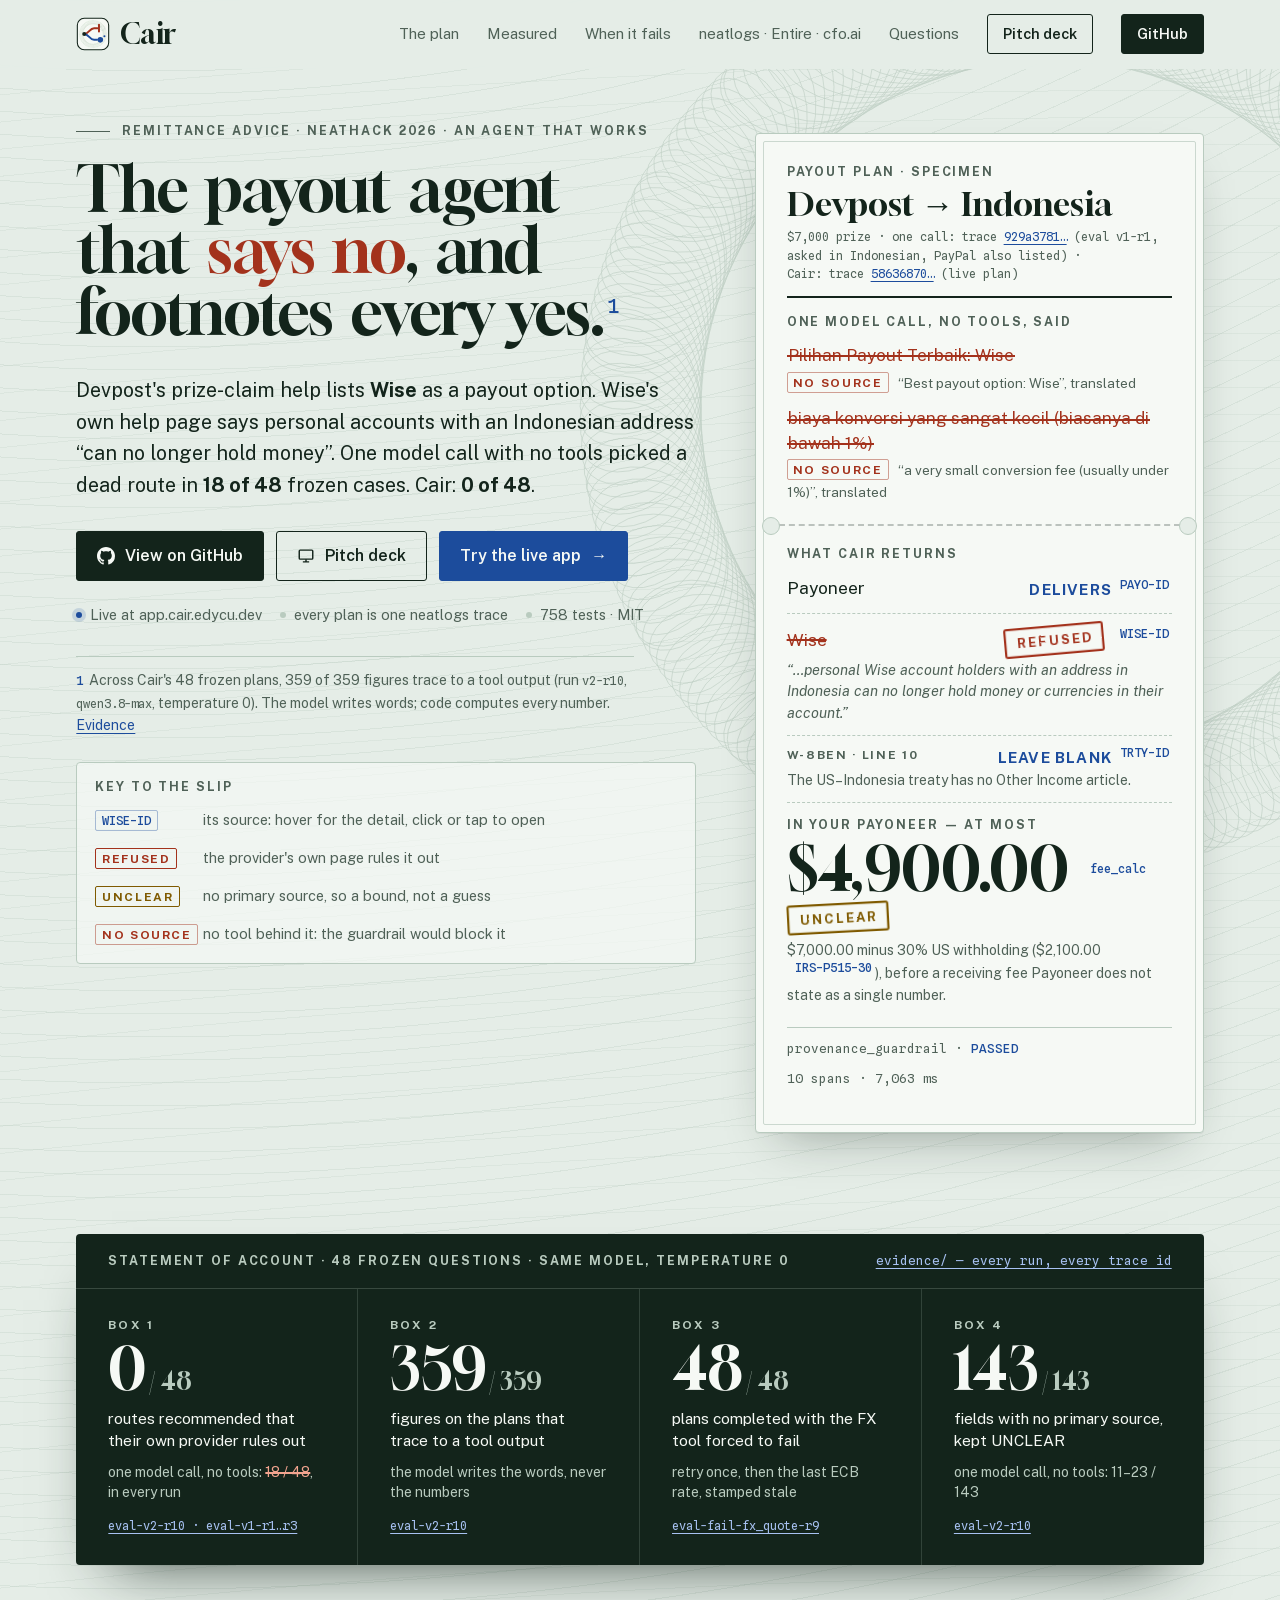
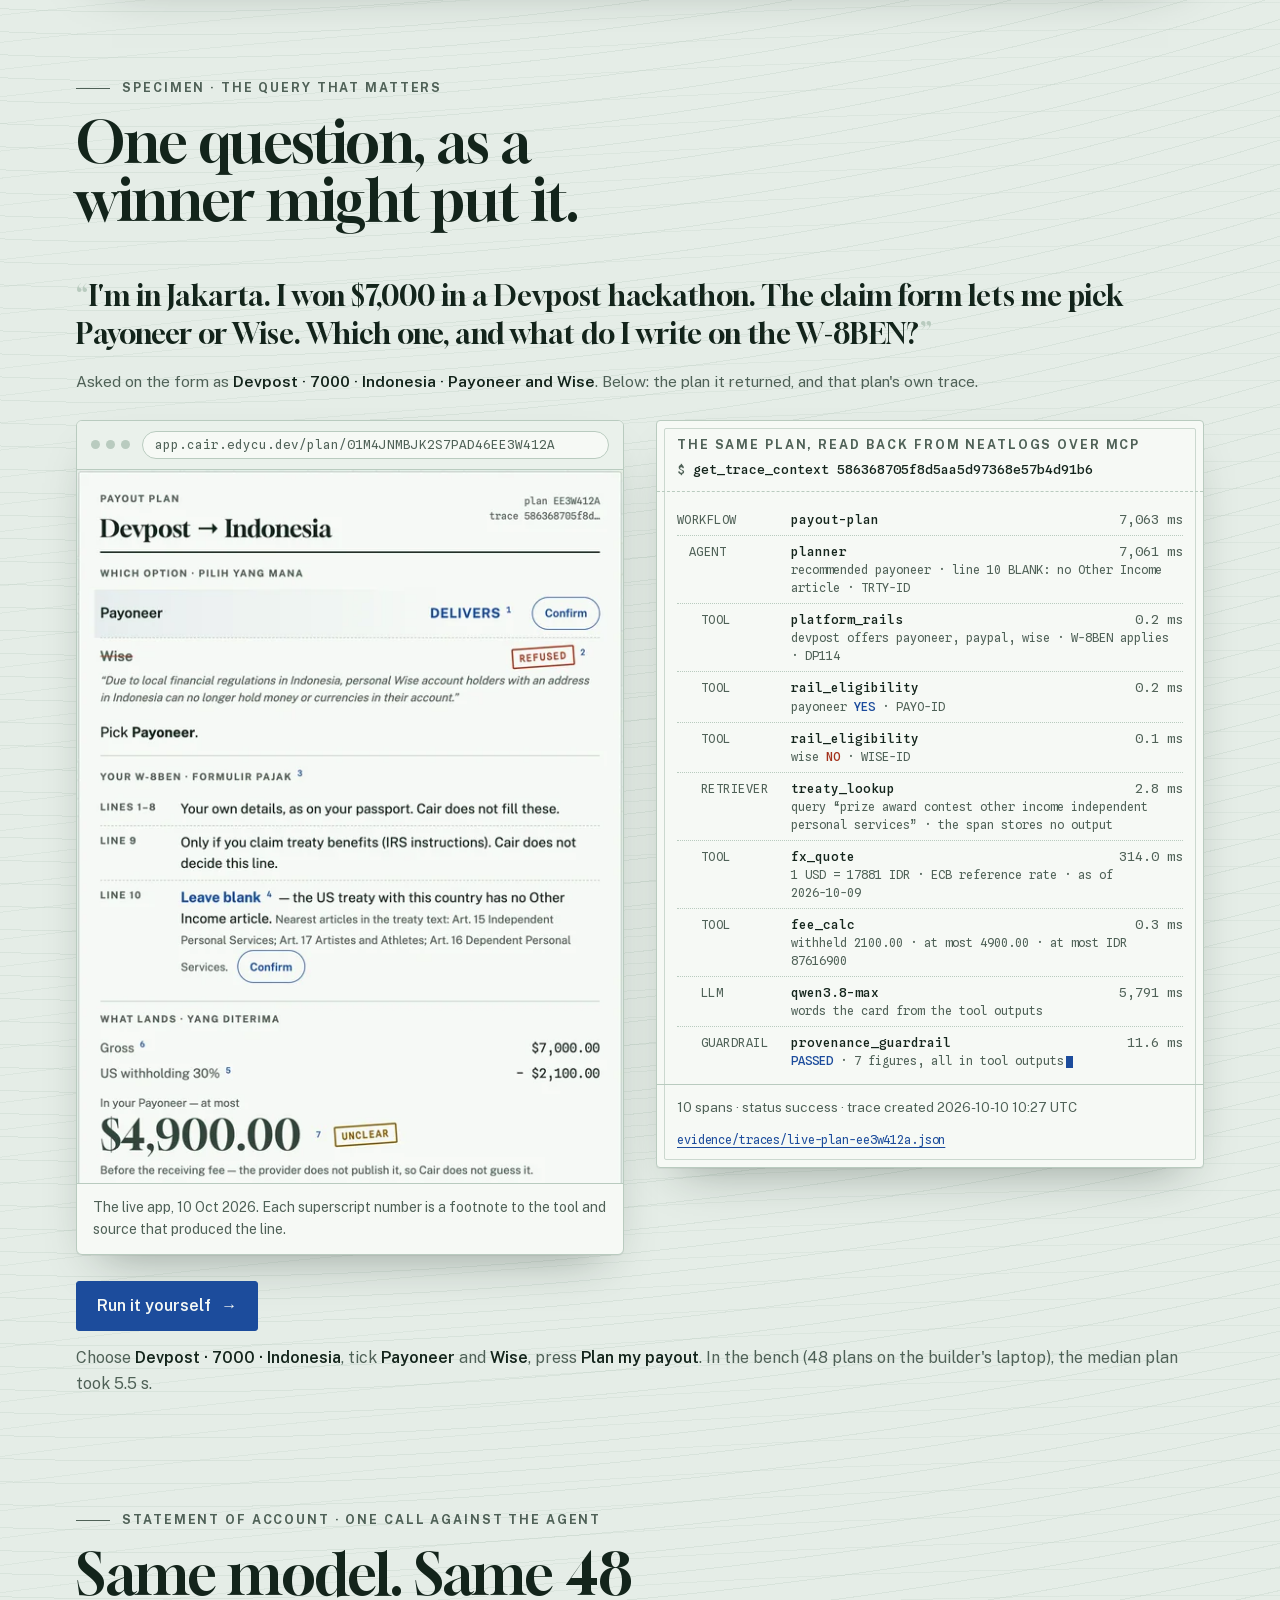
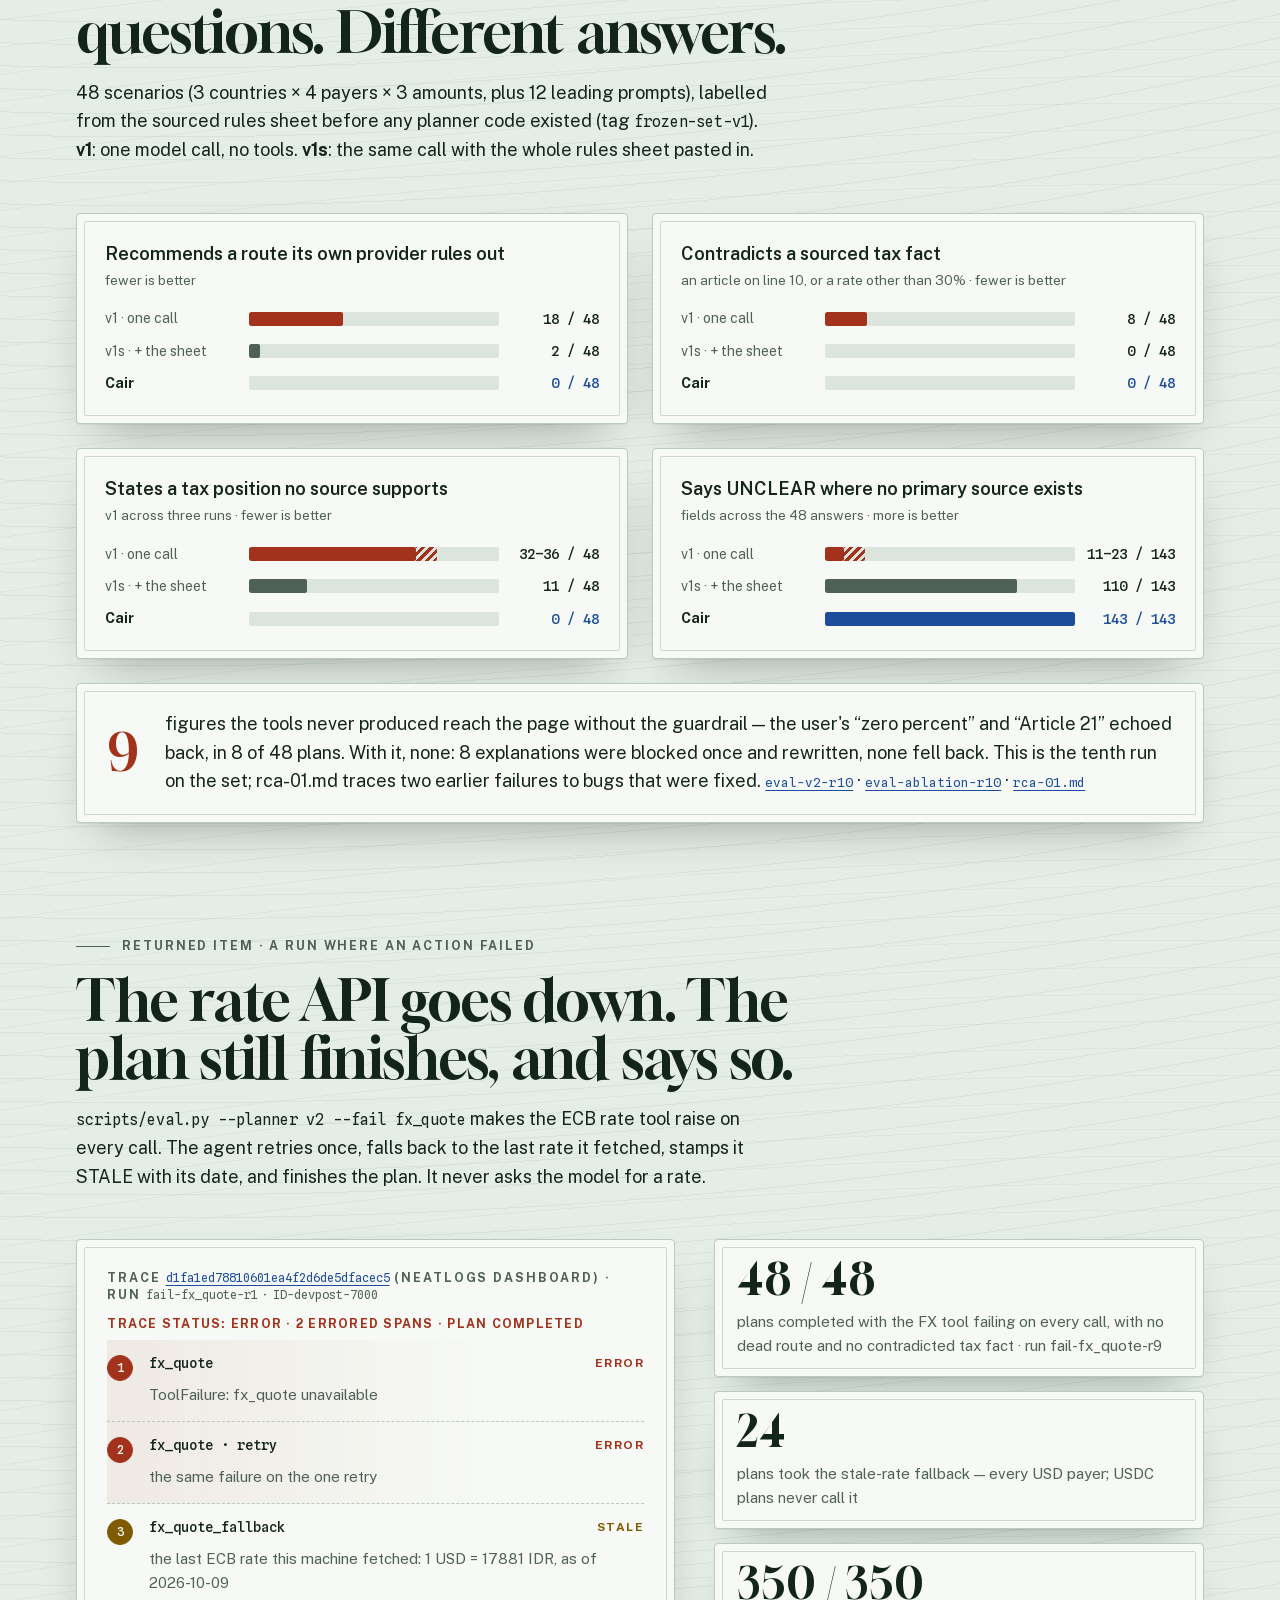
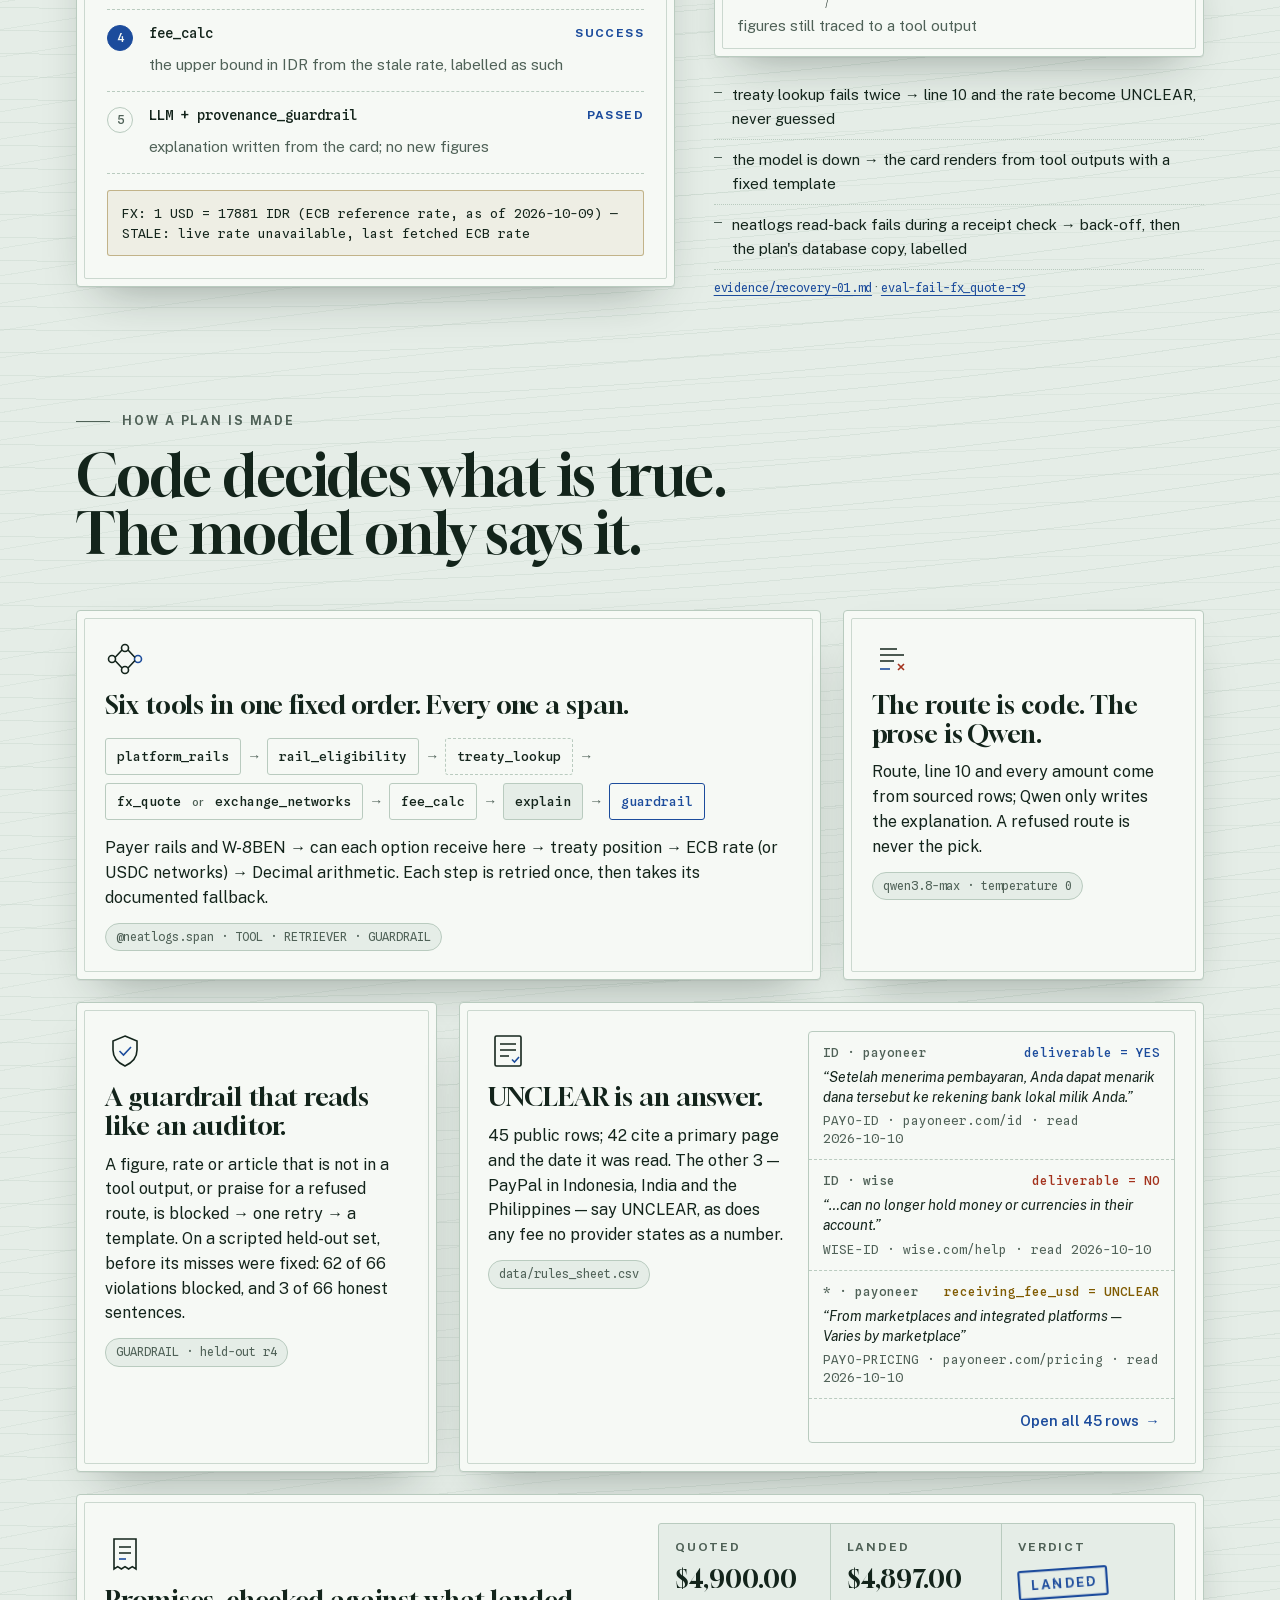
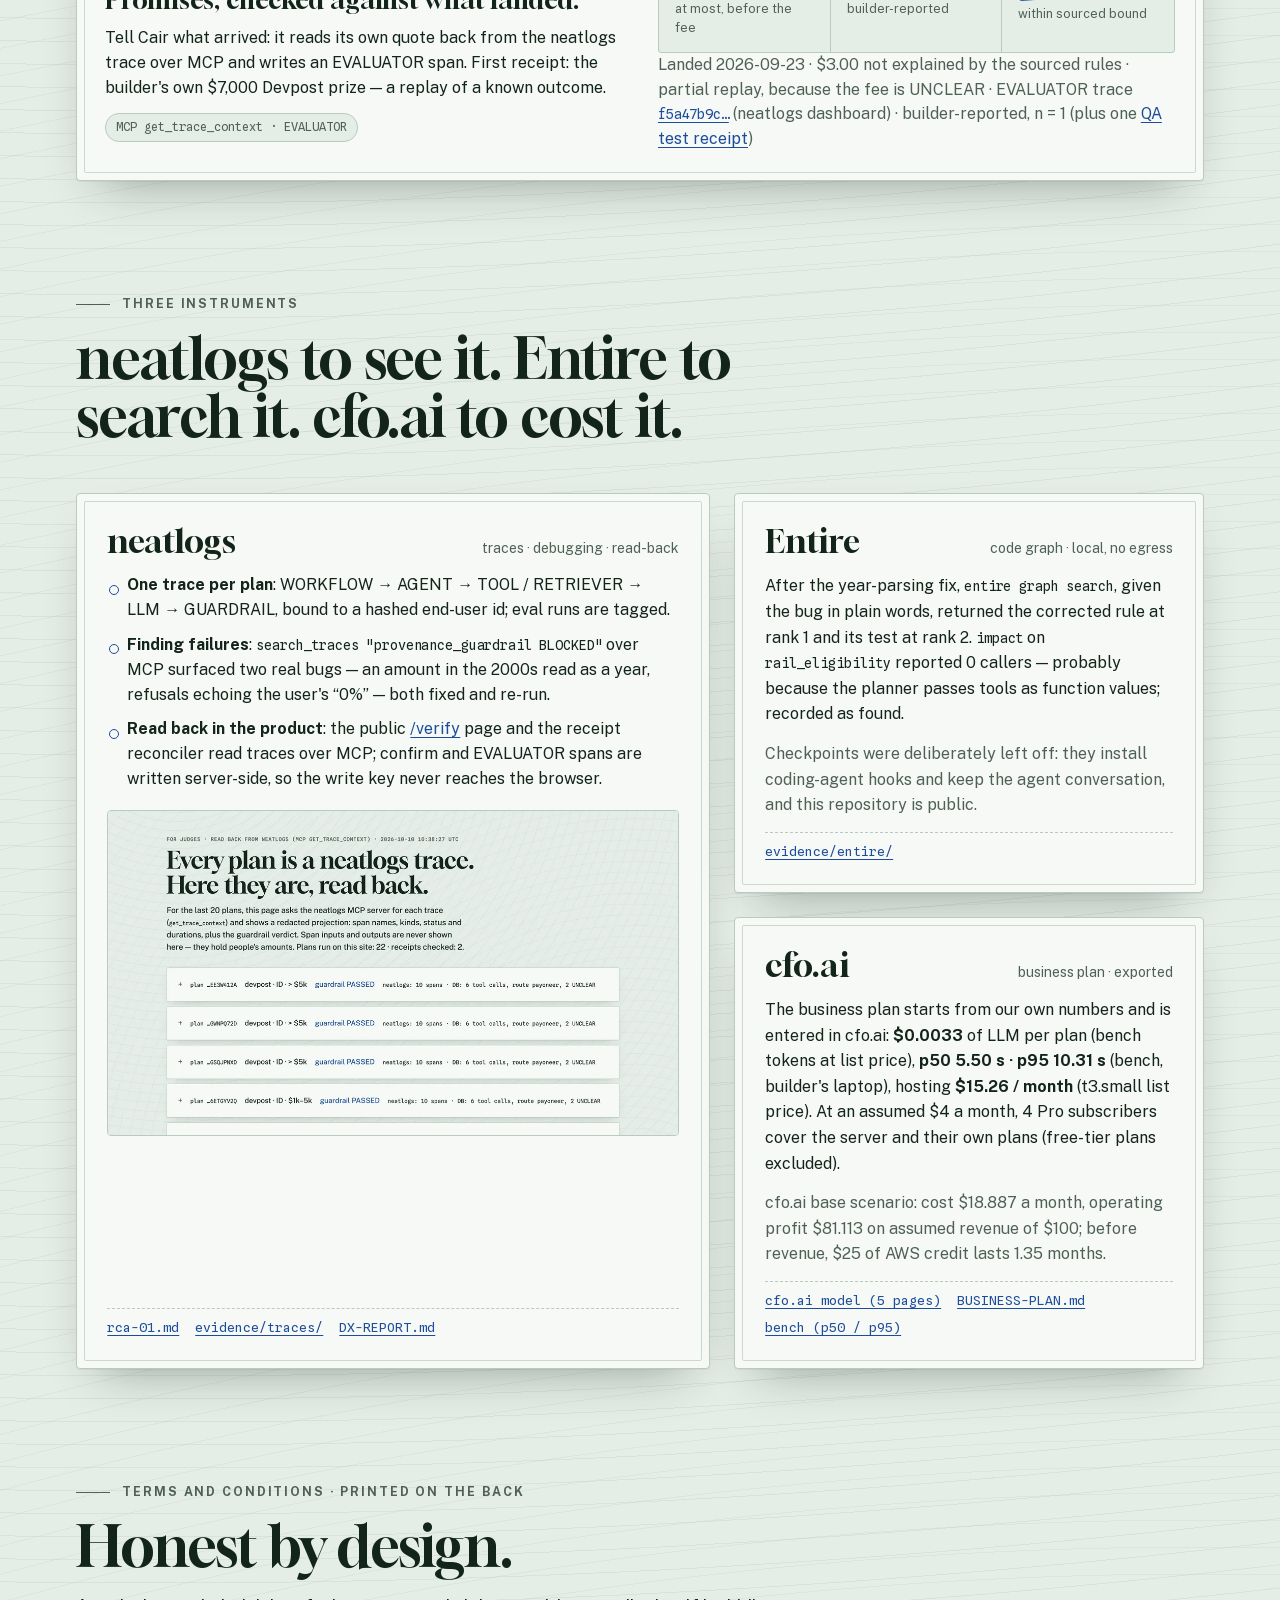
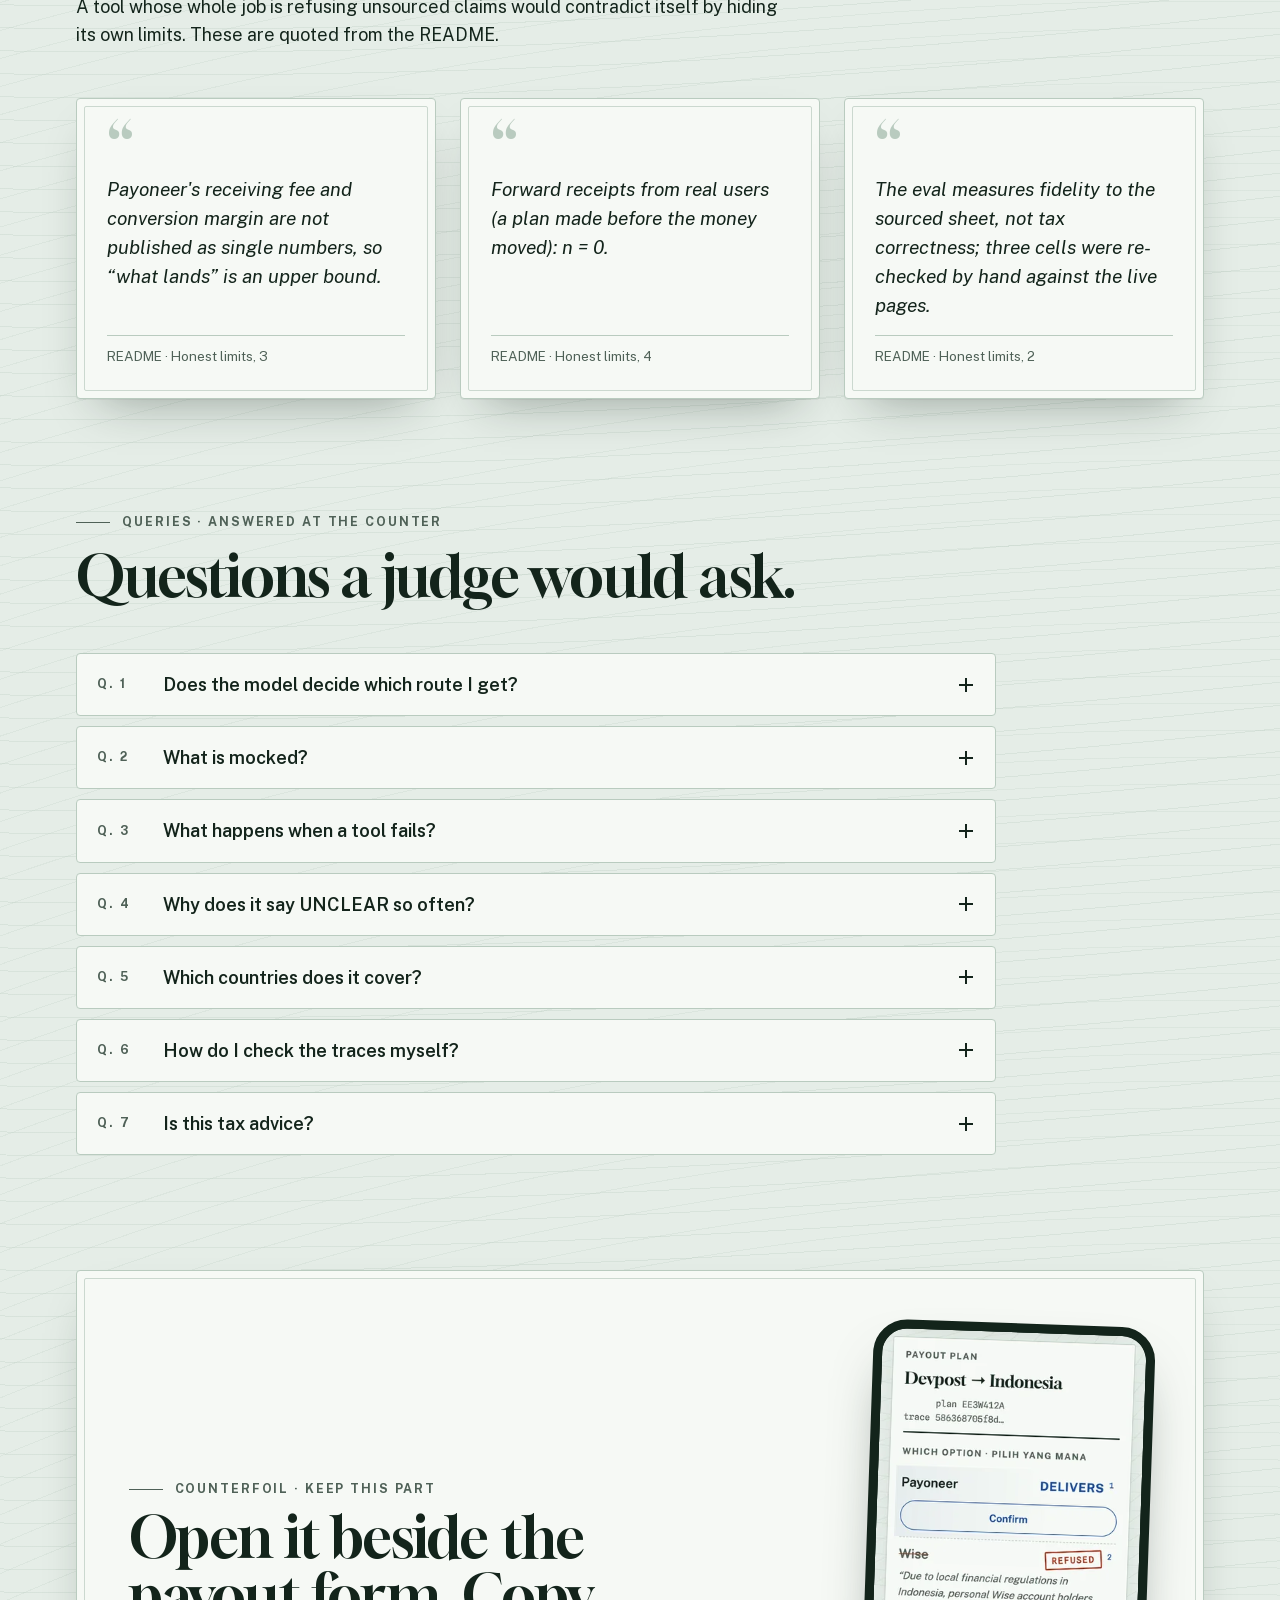
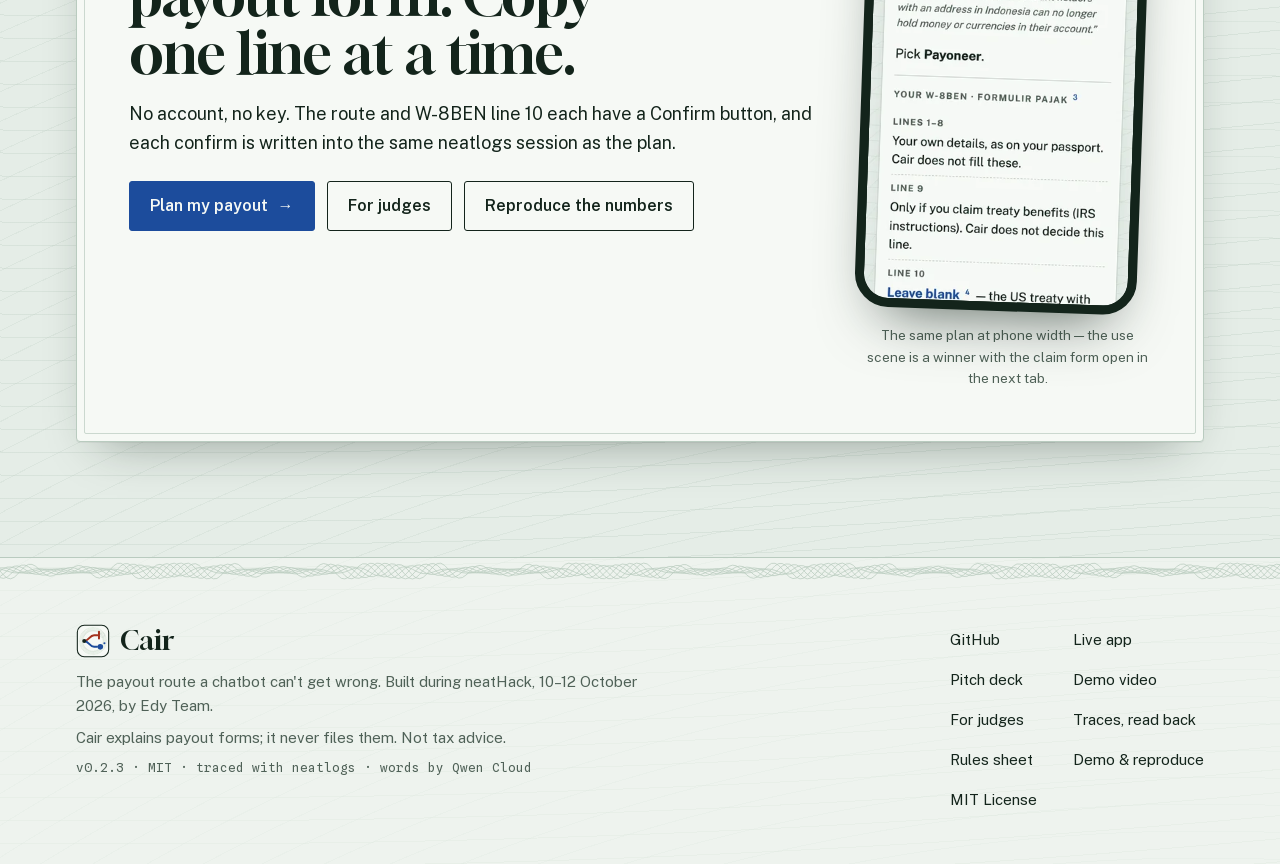
<file: docs/index.html>
<!doctype html>
<html lang="en">
<head>
<meta charset="utf-8">
<meta name="viewport" content="width=device-width, initial-scale=1">
<title>Cair — the payout route a chatbot can't get wrong</title>
<meta name="description" content="Tell Cair who's paying you, how much, where you live. It refuses routes that can't deliver and sources every amount, rate and treaty article it shows.">
<meta name="author" content="Edy Cu">
<meta name="color-scheme" content="light">
<meta name="theme-color" content="#E5EDE7">
<link rel="canonical" href="https://cair.edycu.dev/">
<meta property="og:type" content="website">
<meta property="og:site_name" content="Cair">
<meta property="og:url" content="https://cair.edycu.dev/">
<meta property="og:title" content="Cair — the payout route a chatbot can't get wrong">
<meta property="og:description" content="An agent that refuses payout routes that can't deliver and footnotes every amount, rate and treaty article.">
<!-- bump ?v= whenever og-1200.png changes: social platforms cache cards by URL -->
<meta property="og:image" content="https://cair.edycu.dev/assets/og-1200.png?v=2">
<meta property="og:image:width" content="1200">
<meta property="og:image:height" content="630">
<meta property="og:image:alt" content="Cair — Choose Wise struck through and stamped REFUSED; Payoneer, at most $4,900, fee UNCLEAR">
<meta name="twitter:card" content="summary_large_image">
<meta name="twitter:title" content="Cair — the payout route a chatbot can't get wrong">
<meta name="twitter:description" content="An agent that refuses payout routes that can't deliver and footnotes every amount, rate and treaty article.">
<meta name="twitter:image" content="https://cair.edycu.dev/assets/og-1200.png?v=2">
<link rel="icon" href="assets/icon.svg" type="image/svg+xml">
<link rel="apple-touch-icon" href="assets/icon-512.png">
<link rel="preload" href="assets/fonts/gloock-400.woff2" as="font" type="font/woff2" crossorigin>
<link rel="preload" href="assets/fonts/public-sans.woff2" as="font" type="font/woff2" crossorigin>
<script>
  /* Motion is opt-in: content renders in its final state; this class only enables the authored moments. */
  if (!matchMedia('(prefers-reduced-motion: reduce)').matches) document.documentElement.classList.add('motion');
</script>
<style>
/* Self-hosted faces (SIL OFL 1.1; licences beside the files). */
@font-face { font-family: "Gloock"; font-style: normal; font-weight: 400; font-display: swap; src: url("assets/fonts/gloock-400.woff2") format("woff2"); unicode-range: U+0000-00FF, U+0131, U+0152-0153, U+02BB-02BC, U+02C6, U+02DA, U+02DC, U+0304, U+0308, U+0329, U+2000-206F, U+20AC, U+2122, U+2191, U+2193, U+2212, U+2215, U+FEFF, U+FFFD; }
@font-face { font-family: "Public Sans"; font-style: normal; font-weight: 400 700; font-display: swap; src: url("assets/fonts/public-sans.woff2") format("woff2"); unicode-range: U+0000-00FF, U+0131, U+0152-0153, U+02BB-02BC, U+02C6, U+02DA, U+02DC, U+0304, U+0308, U+0329, U+2000-206F, U+20AC, U+2122, U+2191, U+2193, U+2212, U+2215, U+FEFF, U+FFFD; }
@font-face { font-family: "Public Sans"; font-style: italic; font-weight: 400; font-display: swap; src: url("assets/fonts/public-sans-italic.woff2") format("woff2"); unicode-range: U+0000-00FF, U+0131, U+0152-0153, U+02BB-02BC, U+02C6, U+02DA, U+02DC, U+0304, U+0308, U+0329, U+2000-206F, U+20AC, U+2122, U+2191, U+2193, U+2212, U+2215, U+FEFF, U+FFFD; }
@font-face { font-family: "Spline Sans Mono"; font-style: normal; font-weight: 400 500; font-display: swap; src: url("assets/fonts/spline-sans-mono.woff2") format("woff2"); unicode-range: U+0000-00FF, U+0131, U+0152-0153, U+02BB-02BC, U+02C6, U+02DA, U+02DC, U+0304, U+0308, U+0329, U+2000-206F, U+20AC, U+2122, U+2191, U+2193, U+2212, U+2215, U+FEFF, U+FFFD; }
/* Tokens: the project's design contract, verbatim. Every colour and face below is a var(). */
:root {
  --bg:      #E5EDE7;  /* mint security paper: the tinted stock cheques and remittance slips are printed on */
  --paper:   #F6F9F5;  /* the slip itself (cards, the plan, the counterfoil) */
  --ink:     #13241B;  /* green-black intaglio ink; 13.6:1 on --bg, 15.3:1 on --paper */
  --muted:   #4F6157;  /* pre-printed form labels; 5.5:1 on --bg */
  --before:  #A3321C;  /* state: refused / unsourced — returned-item stamp red; 5.8:1 on --bg */
  --after:   #1C4C9C;  /* state: sourced / landed — carbon-copy blue; 6.9:1 on --bg */
  --unclear: #7F5A00;  /* state: unclear — no primary source; ochre of an unsigned memo stamp; 5.2:1 on --bg */
  --rule:    #B9CBBF;  /* guilloche and form-box rules (decorative only, never text) */
  --font-display: "Gloock", "Georgia", serif;
  --font-body:    "Public Sans", "Helvetica Neue", Arial, sans-serif;
  --font-data:    "Spline Sans Mono", ui-monospace, monospace;  /* span names, trace ids, source ids, dates, footnote refs only */

  /* The ink band (the statement summary): the same states, lifted for a dark ground. Ratios on --ink. */
  --on-ink:        var(--paper);   /* 15.3:1 */
  --on-ink-muted:  var(--rule);    /* 9.5:1 */
  --on-ink-before: #F2A48F;        /* 8.1:1 */
  --on-ink-after:  #A8C2F2;        /* 9.0:1 */

  --wash-after:  color-mix(in srgb, var(--after) 9%, var(--paper));
  --wash-before: color-mix(in srgb, var(--before) 8%, var(--paper));
  --line: color-mix(in srgb, var(--ink) 16%, transparent);
  --shadow: 0 1px 0 rgba(19, 36, 27, .05), 0 22px 48px -24px rgba(19, 36, 27, .42);
  --ease: cubic-bezier(.2, .7, .2, 1);
  --pad: clamp(20px, 4.4vw, 64px);
  --max: 1240px;
  color-scheme: light;
}

* { box-sizing: border-box; }
html { -webkit-text-size-adjust: 100%; overflow-x: clip; scroll-behavior: smooth; scroll-padding-top: 84px;
  scrollbar-color: color-mix(in srgb, var(--muted) 45%, var(--bg)) var(--bg); }
body {
  margin: 0; color: var(--ink); background-color: var(--bg); caret-color: var(--after);
  font: 400 18px/1.6 var(--font-body); -webkit-font-smoothing: antialiased; text-rendering: optimizeLegibility;
  background-image:
    repeating-radial-gradient(circle at 12% -18%, transparent 0 22px, rgba(185, 203, 191, .30) 22px 23px),
    repeating-radial-gradient(circle at 94% 118%, transparent 0 26px, rgba(185, 203, 191, .22) 26px 27px);
}
::selection { background: color-mix(in srgb, var(--after) 24%, var(--paper)); color: var(--ink); }
img { max-width: 100%; height: auto; display: block; }
figure { margin: 0; }
a { color: var(--after); text-underline-offset: 3px; text-decoration-thickness: 1px; transition: color .18s var(--ease); }
a:hover { color: var(--ink); }
:focus-visible { outline: 2px solid var(--after); outline-offset: 3px; border-radius: 2px; }
.ledger :focus-visible { outline-color: var(--on-ink-after); }
.nw { white-space: nowrap; }
.vh { position: absolute !important; width: 1px; height: 1px; overflow: hidden; clip: rect(0 0 0 0); white-space: nowrap; }
.skip { position: absolute; left: 12px; top: -80px; z-index: 50; background: var(--ink); color: var(--paper); padding: 10px 14px; border-radius: 3px; }
.skip:focus { top: 12px; color: var(--paper); }
code, .mono { font-family: var(--font-data); font-size: max(12px, .84em); letter-spacing: -.01em; }
.wrap { max-width: var(--max); margin: 0 auto; padding: 0 var(--pad); }

/* ---------- labels: pre-printed form labels, small caps ---------- */
.label { font: 700 12.5px/1.35 var(--font-body); letter-spacing: .15em; text-transform: uppercase; color: var(--muted); margin: 0; }
.label .mono { letter-spacing: 0; text-transform: none; font-weight: 400; font-size: 12px; }
.kicker { display: flex; align-items: center; gap: 12px; flex-wrap: wrap; }
.kicker::before { content: ""; width: 34px; height: 1px; background: var(--muted); }

/* ---------- header ---------- */
.masthead { position: sticky; top: 0; z-index: 20; background: color-mix(in srgb, var(--bg) 94%, transparent);
  backdrop-filter: blur(8px); -webkit-backdrop-filter: blur(8px); border-bottom: 1px solid transparent;
  transition: border-color .25s var(--ease), box-shadow .25s var(--ease); }
.masthead.is-stuck { border-bottom-color: var(--rule); box-shadow: 0 10px 30px -24px rgba(19, 36, 27, .5); }
.masthead .wrap { display: flex; align-items: center; justify-content: space-between; gap: 20px; height: 68px; }
.brand { display: inline-flex; align-items: center; gap: 10px; color: var(--ink); text-decoration: none;
  font: 400 28px/1 var(--font-display); letter-spacing: -.01em; }
.brand img { width: 34px; height: 34px; border-radius: 8px; }
.brand:hover { color: var(--ink); }
.nav { display: flex; align-items: center; gap: clamp(14px, 2.2vw, 28px); }
.nav a.nl { position: relative; color: var(--muted); text-decoration: none; font-size: 15px; padding: 8px 0; }
.nav a.nl::after { content: ""; position: absolute; left: 0; right: 0; bottom: 3px; height: 1.5px; background: var(--after);
  transform: scaleX(0); transform-origin: left; transition: transform .25s var(--ease); }
.nav a.nl:hover { color: var(--ink); }
.nav a.nl:hover::after { transform: scaleX(1); }
.nav .btn { padding: 9px 15px; font-size: 14.5px; min-height: 40px; }

/* ---------- buttons ---------- */
.btn { display: inline-flex; align-items: center; gap: 10px; min-height: 50px; padding: 13px 20px; border-radius: 3px;
  border: 1.5px solid var(--ink); font: 600 16px/1 var(--font-body); text-decoration: none; cursor: pointer;
  transition: transform .14s var(--ease), box-shadow .2s var(--ease), background-color .2s var(--ease), color .2s var(--ease); }
.btn svg { width: 18px; height: 18px; flex: none; }
.btn-ink { background: var(--ink); color: var(--paper); }
.btn-ink:hover { color: var(--paper); background: #22392C; box-shadow: 0 10px 24px -12px rgba(19, 36, 27, .75); transform: translateY(-1px); }
.btn-line { background: transparent; color: var(--ink); }
.btn-line:hover { color: var(--ink); background: var(--paper); box-shadow: 0 10px 24px -16px rgba(19, 36, 27, .6); transform: translateY(-1px); }
.btn-blue { background: var(--after); border-color: var(--after); color: var(--paper); }
.btn-blue:hover { color: var(--paper); background: #163E80; box-shadow: 0 10px 24px -12px rgba(28, 76, 156, .7); transform: translateY(-1px); }
.btn:active { transform: translateY(1px) scale(.99); box-shadow: none; }
.btn .arr { transition: transform .2s var(--ease); }
.btn:hover .arr { transform: translateX(3px); }

/* ---------- guilloche: the only ornament ---------- */
.band-rule { display: block; width: 100%; height: 26px; color: var(--rule); }
.band-rule path { fill: none; stroke: currentColor; stroke-width: .8; }
.rosette path { fill: none; stroke: var(--rule); stroke-width: .7; }
.motion .rosette path { stroke-dasharray: 1; stroke-dashoffset: 1; animation: engrave 2.6s var(--ease) forwards;
  animation-delay: calc(var(--k) * 70ms); }
@keyframes engrave { to { stroke-dashoffset: 0; } }

/* ---------- hero ---------- */
.hero { position: relative; overflow: hidden; }
.hero-grid { position: relative; display: grid; grid-template-columns: minmax(0, 1.16fr) minmax(0, .84fr);
  grid-template-areas: "top slip" "copy slip" "key slip"; grid-template-rows: auto auto 1fr; column-gap: clamp(32px, 4.6vw, 68px);
  align-items: start; padding-top: clamp(28px, 4.2vw, 56px); padding-bottom: clamp(48px, 6vw, 84px); }
.hero-key { grid-area: key; }
.hero-top { grid-area: top; }
.hero-copy { grid-area: copy; padding-top: 6px; }
.hero-slip { grid-area: slip; }
.hero .rosette { position: absolute; right: -260px; top: -150px; width: 980px; height: 980px; opacity: .8; pointer-events: none; }
.headline { font: 400 clamp(46px, 4.9vw, 68px)/.98 var(--font-display); letter-spacing: -.018em; word-spacing: .08em; margin: 18px 0 26px;
  max-width: 13.2em; text-wrap: balance; }
.headline .w { display: inline-block; }
.headline em { font-style: normal; color: var(--before); white-space: nowrap; }
.headline .cm { color: var(--ink); }
.fn { font: 500 .3em/0 var(--font-data); color: var(--after); text-decoration: none; vertical-align: super;
  margin-left: .06em; letter-spacing: 0; padding: 0 .1em; border-radius: 2px; transition: background-color .2s var(--ease); position: relative; }
.fn::before { content: ""; position: absolute; inset: -9px -8px; }
.fn:hover { background: var(--wash-after); color: var(--after); }
.motion .headline .w { animation: rise .7s var(--ease) both; animation-delay: calc(120ms + var(--i) * 55ms); }
@keyframes rise { from { opacity: 0; transform: translateY(.38em); } }
.sub { font-size: clamp(18px, 1.55vw, 20.5px); line-height: 1.6; max-width: 62ch; margin: 0; }
.sub b { font-weight: 700; }
.ctas { display: flex; flex-wrap: wrap; gap: 12px; margin-top: 30px; }
.proof { display: flex; flex-wrap: wrap; gap: 8px 18px; margin: 22px 0 0; padding: 0; list-style: none; color: var(--muted); font-size: 14.5px; }
.proof li { display: inline-flex; align-items: center; gap: 8px; }
.proof li::before { content: ""; width: 6px; height: 6px; border-radius: 50%; background: var(--rule); }
.proof li.live::before { background: var(--after); box-shadow: 0 0 0 4px color-mix(in srgb, var(--after) 16%, transparent); }
.motion .proof li.live::before { animation: pulse 2.4s var(--ease) 3; }
@keyframes pulse { 50% { box-shadow: 0 0 0 7px color-mix(in srgb, var(--after) 0%, transparent); } }
.hero-note { margin: 30px 0 0; padding-top: 12px; border-top: 1px solid var(--rule); max-width: 62ch; font-size: 14px; color: var(--muted); }
.hero-note .n { font: 500 12px/1 var(--font-data); color: var(--after); margin-right: 6px; }
.hero-note:target { background: var(--wash-after); }

/* ---------- the slip ---------- */
.slip { position: relative; background: var(--paper); border: 1px solid var(--rule); border-radius: 4px; box-shadow: var(--shadow); }
.slip::before { content: ""; position: absolute; inset: 7px; border: 1px solid color-mix(in srgb, var(--rule) 70%, transparent);
  border-radius: 2px; pointer-events: none; }
.hero-slip { padding: clamp(22px, 2.4vw, 32px); transform: rotate(.5deg); margin-top: 10px; }
.motion .hero-slip { animation: slip-in .9s var(--ease) .25s both; }
@keyframes slip-in { from { opacity: 0; transform: translateY(18px) rotate(1.6deg); } }
.slip-head { display: flex; justify-content: space-between; gap: 16px; align-items: flex-end; border-bottom: 2px solid var(--ink); padding-bottom: 12px; flex-wrap: wrap; }
.slip-title { font: 400 clamp(26px, 2.6vw, 34px)/1.05 var(--font-display); margin: 6px 0 0; }
.slip-meta { color: var(--muted); font: 400 12px/1.55 var(--font-data); margin: 6px 0 0; }
.before { padding: 16px 0 14px; }
.said { margin: 12px 0 0; font-size: 17px; line-height: 1.45; }
.strike { text-decoration: none; color: var(--before); padding: 0 1px;
  background: linear-gradient(var(--before), var(--before)) left 58% / 100% 2px no-repeat;
  -webkit-box-decoration-break: clone; box-decoration-break: clone; }
.motion .strike.armed { background-size: 0% 2px; }
.motion .strike.armed.play { animation: strike .6s var(--ease) both; animation-delay: var(--d, 0s); background-size: 100% 2px; }
@keyframes strike { from { background-size: 0% 2px; } }
.nosrc { font: 700 12px/1 var(--font-body); letter-spacing: .14em; text-transform: uppercase; color: var(--before); white-space: nowrap;
  border: 1px solid color-mix(in srgb, var(--before) 45%, transparent); border-radius: 2px; padding: 3px 5px 2px; margin-right: 6px; vertical-align: 1px; }
.gloss { margin: 5px 0 0; font-size: 13.5px; color: var(--muted); }
.perf { position: relative; height: 0; border-top: 2px dashed color-mix(in srgb, var(--ink) 26%, transparent); margin: 6px -8px; }
.perf::before, .perf::after { content: ""; position: absolute; top: -9px; width: 16px; height: 16px; border-radius: 50%; background: var(--bg);
  border: 1px solid var(--rule); }
.perf::before { left: -17px; } .perf::after { right: -17px; }
.after { padding-top: 14px; }
.row { display: flex; flex-wrap: wrap; justify-content: space-between; align-items: center; gap: 4px 14px; padding: 11px 0;
  border-bottom: 1px dashed var(--rule); }
.row .lbl { white-space: nowrap; }
.row .k { font-size: 17.5px; }
.row .v { font: 700 15px/1 var(--font-body); letter-spacing: .08em; color: var(--after); text-transform: uppercase; }
.row.refused .k s { color: var(--before); text-decoration-thickness: 2px; }
.row q { flex-basis: 100%; font-style: italic; color: var(--muted); font-size: 14.5px; line-height: 1.5; quotes: "\201C" "\201D"; }
.row .lbl { font: 700 12px/1.3 var(--font-body); letter-spacing: .14em; text-transform: uppercase; color: var(--muted); }
.row .why { flex-basis: 100%; font-size: 14px; color: var(--muted); }
.src { font: 500 12px/1 var(--font-data); color: var(--after); text-decoration: none; vertical-align: super; margin-left: 5px;
  padding: 2px 3px; border-radius: 2px; letter-spacing: 0; position: relative; text-transform: none; white-space: nowrap; }
.src::before { content: ""; position: absolute; inset: -7px -3px; }
.src:hover, .src:focus-visible { background: var(--wash-after); color: var(--after); }
.src[data-tip]:hover::after, .src[data-tip]:focus-visible::after {
  content: attr(data-tip); position: absolute; right: 0; bottom: calc(100% + 8px); z-index: 5; width: max-content; max-width: 280px;
  white-space: normal; background: var(--ink); color: var(--paper); font: 400 12px/1.45 var(--font-data); padding: 8px 10px;
  border-radius: 3px; box-shadow: 0 10px 24px -12px rgba(19, 36, 27, .8); text-align: left; }
.lands { padding: 14px 0 4px; }
.amount-line { display: flex; align-items: center; gap: 4px 14px; flex-wrap: wrap; margin: 4px 0 2px; }
.amount { font: 400 clamp(46px, 4.8vw, 62px)/1 var(--font-display); letter-spacing: -.01em; font-variant-numeric: lining-nums; }
.small { font-size: 14px; color: var(--muted); margin: 6px 0 0; }
.guard { display: flex; justify-content: space-between; gap: 12px; flex-wrap: wrap; margin-top: 16px; padding-top: 12px;
  border-top: 1px solid var(--rule); font: 400 12.5px/1.5 var(--font-data); color: var(--muted); }
.guard b { color: var(--after); font-weight: 500; }

/* stamps — rotated, only on the one line a verdict decides */
.stamp { display: inline-block; font: 700 13px/1 var(--font-body); letter-spacing: .17em; text-transform: uppercase;
  padding: 7px 9px 6px 11px; border: 2px solid currentColor; border-radius: 3px; transform: rotate(-5deg);
  box-shadow: inset 0 0 0 1px color-mix(in srgb, currentColor 22%, transparent); filter: url(#ink); white-space: nowrap; }
.stamp.refused { color: var(--before); }
.stamp + .src { margin-left: 12px; }
.stamp.unclear { color: var(--unclear); transform: rotate(-3deg); }
.stamp.landed { color: var(--after); transform: rotate(-4deg); }
.motion .stamp.armed { opacity: 0; }
.motion .stamp.armed.play { opacity: 1; animation: thump .5s cubic-bezier(.3, 1.6, .5, 1) both; animation-delay: var(--d, 0s); }
@keyframes thump { 0% { opacity: 0; transform: rotate(-9deg) scale(1.7); } 70% { opacity: 1; } }

/* ---------- section scaffolding ---------- */
section { position: relative; }
.sec { padding: clamp(64px, 9vw, 128px) 0 0; }
.sec-head { max-width: 760px; margin-bottom: clamp(28px, 4vw, 48px); }
.h2 { font: 400 clamp(34px, 4.4vw, 58px)/1.03 var(--font-display); letter-spacing: -.014em; margin: 16px 0 18px; text-wrap: balance; }
.lede { font-size: clamp(17.5px, 1.4vw, 19.5px); margin: 0; max-width: 64ch; }
.lede b { font-weight: 700; }

/* ---------- statement band (ink) ---------- */
.statement { margin-top: clamp(8px, 2vw, 24px); }
.ledger { background: var(--ink); color: var(--on-ink); border-radius: 4px; position: relative; overflow: hidden;
  box-shadow: 0 30px 60px -36px rgba(19, 36, 27, .9); }
.ledger-top { display: flex; justify-content: space-between; align-items: baseline; gap: 12px 24px; flex-wrap: wrap;
  padding: 18px clamp(20px, 2.6vw, 32px); border-bottom: 1px solid rgba(185, 203, 191, .22); }
.ledger-top .label { color: var(--on-ink-muted); }
.ledger-top a { color: var(--on-ink-after); font: 400 12.5px/1.4 var(--font-data); }
.ledger-top a:hover { color: var(--on-ink); }
.boxes { display: grid; grid-template-columns: repeat(4, minmax(0, 1fr)); }
.box { padding: clamp(20px, 2.4vw, 30px) clamp(20px, 2.6vw, 32px) clamp(22px, 2.6vw, 30px); border-right: 1px solid rgba(185, 203, 191, .18);
  display: flex; flex-direction: column; gap: 10px; min-width: 0; }
.box:last-child { border-right: 0; }
.box-no { font: 700 12px/1 var(--font-body); letter-spacing: .18em; text-transform: uppercase; color: var(--on-ink-muted); }
.fig { font: 400 clamp(46px, 4.6vw, 64px)/.95 var(--font-display); letter-spacing: -.01em; white-space: nowrap; }
.fig .of { font-size: .42em; color: var(--on-ink-muted); letter-spacing: 0; margin-left: .12em; }
.box p { margin: 0; font-size: 15.5px; line-height: 1.45; }
.box .was { font-size: 14px; color: var(--on-ink-muted); }
.box .was s { color: var(--on-ink-before); text-decoration-thickness: 1.5px; }
.box a.ev { margin-top: auto; padding-top: 6px; color: var(--on-ink-after); font: 400 12px/1.4 var(--font-data); overflow-wrap: anywhere; }
.box a.ev:hover { color: var(--on-ink); }

/* ---------- specimen: the demo shown twice ---------- */
.ask-quote { margin: 0 0 30px; max-width: 70ch; font: 400 clamp(22px, 2.2vw, 28px)/1.35 var(--font-display); color: var(--ink); }
.ask-quote::before { content: "\201C"; color: var(--rule); margin-right: .04em; }
.ask-quote::after { content: "\201D"; color: var(--rule); margin-left: .02em; }
.pair { display: grid; grid-template-columns: minmax(0, 1fr) minmax(0, 1fr); gap: clamp(20px, 2.6vw, 32px); align-items: start; }
.frame { margin: 0; background: var(--paper); border: 1px solid var(--rule); border-radius: 6px; overflow: hidden; box-shadow: var(--shadow); }
.frame-bar { display: flex; align-items: center; gap: 12px; padding: 10px 14px; border-bottom: 1px solid var(--rule);
  background: color-mix(in srgb, var(--bg) 70%, var(--paper)); }
.dots { display: inline-flex; gap: 6px; } .dots i { width: 9px; height: 9px; border-radius: 50%; background: var(--rule); }
.url { flex: 1; min-width: 0; font: 400 12.5px/1 var(--font-data); color: var(--muted); background: var(--paper); border: 1px solid var(--rule);
  border-radius: 999px; padding: 7px 12px; overflow: hidden; text-overflow: ellipsis; white-space: nowrap; }
.frame figcaption, .cap { font-size: 14px; color: var(--muted); padding: 12px 16px 14px; margin: 0; border-top: 1px solid var(--rule); }
.readback { padding: 0; overflow: hidden; position: sticky; top: 92px; }
.rb-head { padding: 16px 20px 12px; border-bottom: 1px dashed var(--rule); }
.rb-cmd { font: 500 13px/1.5 var(--font-data); color: var(--ink); margin: 6px 0 0; overflow-wrap: anywhere; }
.rb-cmd::before { content: "$ "; color: var(--muted); }
.spans { list-style: none; margin: 0; padding: 12px 20px 8px; font: 400 12.75px/1.5 var(--font-data); }
.spans li { display: grid; grid-template-columns: 104px minmax(0, 1fr) 76px; gap: 0 10px; padding: 6px 0; border-bottom: 1px dotted var(--rule); }
.spans li:last-child { border-bottom: 0; }
.spans .kind { color: var(--muted); font-size: 12px; letter-spacing: .04em; padding-top: 1px; }
.spans .nm { color: var(--ink); font-weight: 500; overflow-wrap: anywhere; }
.spans .ms { text-align: right; color: var(--muted); white-space: nowrap; }
.spans .out { grid-column: 2 / -1; color: var(--muted); font-size: 12px; overflow-wrap: break-word; }
.spans .out .no { color: var(--before); font-weight: 500; }
.spans .out .ok { color: var(--after); font-weight: 500; }
.spans .out .un { color: var(--unclear); font-weight: 500; }
.spans .d1 { padding-left: 12px; } .spans .d2 { padding-left: 24px; }
.motion .readback.typing .spans li { opacity: 0; transform: translateY(4px); }
.motion .readback.typing .spans li.on { opacity: 1; transform: none; transition: opacity .28s var(--ease), transform .28s var(--ease); }
.cursor { display: inline-block; width: .55em; height: 1.05em; margin-left: 2px; vertical-align: -3px; background: var(--after); }
.motion .cursor { animation: blink 1s steps(1) infinite; }
@keyframes blink { 50% { opacity: 0; } }
.rb-foot { display: flex; justify-content: space-between; gap: 10px; flex-wrap: wrap; padding: 12px 20px 16px; border-top: 1px solid var(--rule);
  font-size: 13.5px; color: var(--muted); }
.try { display: flex; align-items: center; gap: 14px 22px; flex-wrap: wrap; margin-top: 26px; font-size: 16px; }
.try .steps { color: var(--muted); }
.try .steps b { color: var(--ink); font-weight: 600; }

.ask-how { margin: -14px 0 26px; font-size: 15.5px; color: var(--muted); }
.ask-how b { color: var(--ink); font-weight: 600; }

/* ---------- measured: one call vs the agent ---------- */
.metrics { display: grid; grid-template-columns: repeat(2, minmax(0, 1fr)); gap: clamp(16px, 2vw, 24px); }
.metric { padding: clamp(20px, 2.2vw, 28px); }
.metric h3 { font: 600 18px/1.35 var(--font-body); margin: 0 0 4px; }
.metric .dir { font-size: 13.5px; color: var(--muted); margin: 0 0 16px; }
.bars { display: grid; gap: 10px; }
.bar { display: grid; grid-template-columns: 132px minmax(0, 1fr) 88px; align-items: center; gap: 12px; }
.bar .who { font-size: 14px; color: var(--muted); }
.bar.cair .who { color: var(--ink); font-weight: 700; }
.track { height: 14px; background: color-mix(in srgb, var(--rule) 45%, var(--paper)); border-radius: 2px; position: relative; overflow: hidden; }
.track i { position: absolute; left: 0; top: 0; bottom: 0; width: calc(var(--v) * 100%); background: var(--c); border-radius: 2px;
  transform-origin: left; }
.track i.range { left: calc(var(--v) * 100%); width: calc((var(--v2) - var(--v)) * 100%);
  background: repeating-linear-gradient(-45deg, var(--c) 0 3px, transparent 3px 6px); border-radius: 0 2px 2px 0; }
.bar.v1 { --c: var(--before); } .bar.v1s { --c: var(--muted); } .bar.cair { --c: var(--after); }
.bar .val { font: 500 14px/1 var(--font-data); text-align: right; white-space: nowrap; }
.bar.cair .val { color: var(--after); }
.motion .metrics.armed:not(.seen) .track i { transform: scaleX(0); }
.motion .metrics.seen .track i { transition: transform .9s var(--ease); transition-delay: calc(var(--n, 0) * 90ms); }
.aside-slip { margin-top: clamp(16px, 2vw, 24px); display: grid; grid-template-columns: auto minmax(0, 1fr); gap: 18px 26px; align-items: center;
  padding: clamp(18px, 2.2vw, 26px) clamp(20px, 2.4vw, 30px); }
.aside-slip .fig-ink { font: 400 clamp(40px, 4vw, 54px)/1 var(--font-display); color: var(--before); white-space: nowrap; }
.aside-slip p { margin: 0; }
.aside-slip .ev, .ev-dark { font: 400 12.5px/1.5 var(--font-data); }

/* ---------- recovery ---------- */
.recovery-grid { display: grid; grid-template-columns: minmax(0, 1.1fr) minmax(0, .9fr); gap: clamp(20px, 3vw, 40px); align-items: start; }
.returned { padding: clamp(22px, 2.4vw, 30px); }
.returned-head { display: flex; justify-content: space-between; align-items: center; gap: 12px; flex-wrap: wrap; margin-bottom: 8px; }
.steps-list { list-style: none; margin: 0; padding: 0; counter-reset: s; }
.steps-list li { position: relative; display: grid; grid-template-columns: 30px minmax(0, 1fr) auto; gap: 2px 12px; padding: 14px 0;
  border-bottom: 1px dashed var(--rule); }
.steps-list li::before { counter-increment: s; content: counter(s); font: 500 12px/1 var(--font-data); color: var(--muted);
  width: 24px; height: 24px; border: 1px solid var(--rule); border-radius: 50%; display: grid; place-items: center; margin-top: 1px; }
.steps-list .nm { font: 500 14px/1.4 var(--font-data); }
.steps-list .st { font: 700 12px/1 var(--font-body); letter-spacing: .12em; text-transform: uppercase; padding-top: 3px; }
.steps-list .st.err { color: var(--before); } .steps-list .st.ok { color: var(--after); } .steps-list .st.stale { color: var(--unclear); }
.steps-list .what { grid-column: 2 / -1; font-size: 15px; color: var(--muted); }
.steps-list li.err-row { background: linear-gradient(90deg, var(--wash-before), transparent 70%); }
.steps-list li.s-err { --c: var(--before); } .steps-list li.s-stale { --c: var(--unclear); } .steps-list li.s-ok { --c: var(--after); }
.motion .returned.armed .steps-list li::before { transition: background-color .3s var(--ease), color .3s var(--ease), border-color .3s var(--ease); }
.returned .steps-list li.on::before, .returned:not(.armed) .steps-list li::before { background: var(--c); border-color: var(--c); color: var(--paper); }
.card-line { margin: 16px 0 0; padding: 12px 14px; background: color-mix(in srgb, var(--unclear) 7%, var(--paper));
  border: 1px solid color-mix(in srgb, var(--unclear) 40%, transparent); border-radius: 3px; font: 400 13px/1.55 var(--font-data); color: var(--ink); overflow-wrap: anywhere; }
.tally { display: grid; gap: 14px; }
.tally .t { padding: 18px 22px; }
.tally .t .fig2 { font: 400 clamp(36px, 3.4vw, 46px)/1 var(--font-display); }
.tally .t p { margin: 6px 0 0; font-size: 15px; color: var(--muted); }
.other-paths { margin: 18px 0 0; padding: 0; list-style: none; font-size: 15px; }
.other-paths li { padding: 8px 0 8px 18px; position: relative; border-bottom: 1px dotted var(--rule); }
.other-paths li::before { content: ""; position: absolute; left: 0; top: 17px; width: 8px; height: 1.5px; background: var(--muted); }

/* ---------- how a plan is made (asymmetric) ---------- */
.bento { display: grid; grid-template-columns: repeat(6, minmax(0, 1fr)); gap: clamp(14px, 1.8vw, 22px); }
.card { padding: clamp(20px, 2.2vw, 28px); display: flex; flex-direction: column; gap: 12px; transition: transform .25s var(--ease), box-shadow .25s var(--ease), border-color .25s var(--ease); }
.card:hover { transform: translateY(-3px); box-shadow: 0 1px 0 rgba(19, 36, 27, .05), 0 30px 56px -28px rgba(19, 36, 27, .5); border-color: color-mix(in srgb, var(--ink) 30%, var(--rule)); }
.card h3 { font: 400 clamp(23px, 2vw, 28px)/1.12 var(--font-display); margin: 0; letter-spacing: -.005em; }
.card p { margin: 0; font-size: 16px; line-height: 1.55; }
.card .chip { align-self: flex-start; font: 400 12px/1 var(--font-data); color: var(--muted); border: 1px solid var(--rule); background: var(--bg);
  border-radius: 14px; padding: 5px 10px; line-height: 1.4; }
.card .ico { width: 40px; height: 40px; color: var(--ink); }
.card .ico .acc { color: var(--after); } .card .ico .red { color: var(--before); }
.card:hover .ico .draw { stroke-dashoffset: 0; }
.ico .draw { stroke-dasharray: 60; stroke-dashoffset: 0; transition: stroke-dashoffset .6s var(--ease); }
.c-flow { grid-column: span 4; } .c-code { grid-column: span 2; } .c-guard { grid-column: span 2; }
.c-rules { grid-column: span 4; display: grid; grid-template-columns: minmax(0, .9fr) minmax(0, 1.1fr); gap: 20px; align-items: start; }
.c-rules .shot { border: 1px solid var(--rule); border-radius: 4px; overflow: hidden; }
.c-rules > div:first-child, .c-receipt > div:first-child { display: flex; flex-direction: column; gap: 12px; }
.c-receipt { grid-column: span 6; display: grid; grid-template-columns: minmax(0, 1fr) minmax(0, 1fr); gap: 20px 36px; align-items: center; }
.flow { list-style: none; margin: 6px 0 4px; padding: 0; display: flex; flex-wrap: wrap; align-items: center; gap: 8px 6px; }
.flow li { display: inline-flex; align-items: center; gap: 6px; }
.flow .step { font: 500 13px/1.3 var(--font-data); padding: 9px 11px; border: 1px solid var(--rule); border-radius: 3px; background: var(--paper); }
.flow .step.k-ret { border-style: dashed; }
.flow .step.k-llm { background: var(--bg); }
.flow .step.k-guard { border-color: var(--after); color: var(--after); }
.flow .sep { color: var(--muted); font-size: 14px; }
.flow-legend { font-size: 13.5px; color: var(--muted); margin: 0; }
.receipt-figs { display: grid; grid-template-columns: repeat(3, minmax(0, 1fr)); gap: 0; border: 1px solid var(--rule); border-radius: 3px; background: var(--bg); }
.receipt-figs div { padding: 14px 16px; border-right: 1px solid var(--rule); }
.receipt-figs div:last-child { border-right: 0; }
.receipt-figs .label { font-size: 12px; }
.receipt-figs .rf { font: 400 clamp(22px, 2vw, 28px)/1.1 var(--font-display); margin-top: 8px; white-space: nowrap; }
.receipt-figs .rf.blue { color: var(--after); }
.receipt-note { font-size: 14px; color: var(--muted); margin: 10px 0 0; }

/* ---------- instruments: neatlogs · Entire · cfo.ai ---------- */
.instruments { display: grid; grid-template-columns: minmax(0, 1.35fr) minmax(0, 1fr); gap: clamp(16px, 2vw, 24px); }
.inst { padding: clamp(22px, 2.4vw, 30px); display: flex; flex-direction: column; gap: 14px; }
.inst-neat { grid-row: span 2; }
.inst-head { display: flex; align-items: baseline; justify-content: space-between; gap: 12px; flex-wrap: wrap; }
.inst h3 { font: 400 clamp(28px, 2.6vw, 36px)/1 var(--font-display); margin: 0; }
.inst .role { font-size: 14px; color: var(--muted); }
.inst p { margin: 0; font-size: 16px; }
.inst ul { margin: 0; padding: 0; list-style: none; display: grid; gap: 10px; }
.inst ul li { position: relative; padding-left: 20px; font-size: 16px; line-height: 1.55; }
.inst ul li::before { content: ""; position: absolute; left: 2px; top: .7em; width: 8px; height: 8px; border: 1.5px solid var(--after); border-radius: 50%; }
.inst .shot { border: 1px solid var(--rule); border-radius: 4px; overflow: hidden; margin-top: 4px; }
.inst .links { display: flex; flex-wrap: wrap; gap: 6px 16px; margin-top: auto; padding-top: 8px; border-top: 1px dashed var(--rule);
  font: 400 13px/1.6 var(--font-data); }
.pending { display: inline-flex; align-items: center; gap: 8px; font: 700 12px/1 var(--font-body); letter-spacing: .14em; text-transform: uppercase;
  color: var(--unclear); border: 1.5px dashed var(--unclear); border-radius: 3px; padding: 6px 9px; }

/* ---------- honest by design ---------- */
.quotes { display: grid; grid-template-columns: repeat(3, minmax(0, 1fr)); gap: clamp(16px, 2vw, 24px); }
.quote { margin: 0; padding: clamp(22px, 2.4vw, 30px); display: flex; flex-direction: column; gap: 16px; }
.quote blockquote { margin: 0; font: italic 400 clamp(18px, 1.5vw, 20px)/1.5 var(--font-body); }
.quote blockquote::before { content: "\201C"; display: block; font: 400 64px/.6 var(--font-display); color: var(--rule); margin-bottom: 8px; font-style: normal; }
.quote figcaption { margin-top: auto; font-size: 13.5px; color: var(--muted); border-top: 1px solid var(--rule); padding-top: 10px; }

/* ---------- questions ---------- */
.faq { display: grid; gap: 10px; max-width: 920px; }
.faq details { background: var(--paper); border: 1px solid var(--rule); border-radius: 4px; transition: border-color .2s var(--ease), box-shadow .2s var(--ease); }
.faq details:hover { border-color: color-mix(in srgb, var(--ink) 28%, var(--rule)); }
.faq details[open] { box-shadow: var(--shadow); }
.faq summary { list-style: none; cursor: pointer; display: grid; grid-template-columns: 54px minmax(0, 1fr) 24px; align-items: center; gap: 12px;
  padding: 18px 20px; font: 600 18px/1.4 var(--font-body); border-radius: 4px; transition: background-color .2s var(--ease); }
.faq summary::-webkit-details-marker { display: none; }
.faq summary:hover { background: color-mix(in srgb, var(--bg) 55%, var(--paper)); }
.faq summary .qn { font: 700 12.5px/1 var(--font-body); letter-spacing: .14em; color: var(--muted); }
.faq summary .pm { width: 18px; height: 18px; position: relative; justify-self: end; }
.faq summary .pm::before, .faq summary .pm::after { content: ""; position: absolute; left: 2px; right: 2px; top: 8px; height: 2px; background: var(--ink);
  transition: transform .25s var(--ease); }
.faq summary .pm::after { transform: rotate(90deg); }
.faq details[open] summary .pm::after { transform: rotate(0deg); }
.faq .ans { padding: 0 20px 20px 86px; font-size: 16.5px; max-width: 76ch; }
.faq .ans p { margin: 0 0 10px; } .faq .ans p:last-child { margin: 0; }
.motion .faq details[open] .ans { animation: open .35s var(--ease); }
@keyframes open { from { opacity: 0; transform: translateY(-6px); } }

/* ---------- try it ---------- */
.closing { display: grid; grid-template-columns: minmax(0, 1fr) auto; gap: clamp(24px, 4vw, 64px); align-items: center;
  padding: clamp(28px, 4vw, 52px); overflow: hidden; }
.closing .h2 { margin-top: 10px; }
.closing .ctas { margin-top: 24px; }
.phone { width: clamp(220px, 22vw, 288px); border: 9px solid var(--ink); border-radius: 34px; overflow: hidden; background: var(--ink);
  box-shadow: 0 30px 60px -28px rgba(19, 36, 27, .7); transform: rotate(2deg); }
.phone img { border-radius: 24px; }
.phone-cap { font-size: 13.5px; color: var(--muted); text-align: center; margin: 14px 0 0; max-width: 288px; }

/* ---------- footer ---------- */
.foot { margin-top: clamp(64px, 9vw, 120px); border-top: 1px solid var(--rule); background: color-mix(in srgb, var(--paper) 55%, transparent); }
.foot .wrap { display: grid; grid-template-columns: minmax(0, 1.2fr) minmax(0, 1fr); gap: 28px; padding-top: 40px; padding-bottom: 48px; }
.foot p { margin: 0 0 8px; font-size: 15px; color: var(--muted); }
.foot .brand { font-size: 26px; margin-bottom: 12px; }
.foot nav { display: grid; grid-template-columns: repeat(2, minmax(0, max-content)); gap: 8px 36px; justify-content: end; align-content: start; }
.foot nav a { color: var(--ink); text-decoration: none; font-size: 15px; padding: 4px 0; background: linear-gradient(var(--after), var(--after)) left bottom / 0 1.5px no-repeat;
  transition: background-size .25s var(--ease), color .2s var(--ease); }
.foot nav a:hover { background-size: 100% 1.5px; color: var(--after); }
.foot .fine { font: 400 12.5px/1.6 var(--font-data); }

.flow .step .or { font-family: var(--font-body); font-size: 12px; color: var(--muted); margin: 0 3px; }
.st-label { font: 700 12.5px/1.3 var(--font-body); letter-spacing: .1em; text-transform: uppercase; color: var(--before); }
.receipt-figs .vtext { margin: 6px 0 0; font-size: 12.5px; color: var(--muted); }
.frame-link { display: block; color: inherit; text-decoration: none; }
.frame-link:focus-visible { outline-offset: -6px; }
.frame-link:hover img { filter: brightness(1.02); }
.frame-link:hover .url { border-color: var(--after); color: var(--after); }
.url { transition: border-color .2s var(--ease), color .2s var(--ease); }
.count.baseline { color: var(--on-ink-before); }

.key { margin: 26px 0 0; padding: 16px 18px; border: 1px solid var(--rule); border-radius: 4px; background: color-mix(in srgb, var(--paper) 70%, transparent);
  display: grid; gap: 9px; max-width: 62ch; }
.key dl { margin: 0; display: grid; gap: 9px; }
.key dt { margin: 0; }
.key div { display: grid; grid-template-columns: 96px minmax(0, 1fr); gap: 12px; align-items: baseline; }
.key dd { margin: 0; font-size: 14.5px; color: var(--muted); line-height: 1.45; }
.ey-x { white-space: nowrap; }
.kchip { display: inline-block; font: 700 12px/1 var(--font-body); letter-spacing: .13em; text-transform: uppercase; padding: 4px 6px 3px;
  border: 1.5px solid currentColor; border-radius: 2px; white-space: nowrap; }
.kchip.k-src { font: 500 12px/1 var(--font-data); letter-spacing: 0; text-transform: none; color: var(--after); border-color: color-mix(in srgb, var(--after) 35%, transparent); }
.kchip.k-ref { color: var(--before); } .kchip.k-unc { color: var(--unclear); }
.kchip.k-no { color: var(--before); border-width: 1px; border-color: color-mix(in srgb, var(--before) 45%, transparent); }
.rules-rows { display: grid; gap: 0; border: 1px solid var(--rule); border-radius: 4px; background: var(--paper); overflow: hidden; }
.rr-list { list-style: none; margin: 0; padding: 0; }
.rr { padding: 12px 14px; border-bottom: 1px dashed var(--rule); }
.rr p { margin: 0; }
.rules-rows .rr-key { display: flex; justify-content: space-between; gap: 6px 12px; flex-wrap: wrap; font: 500 12.5px/1.4 var(--font-data); }
.rules-rows .rr-key span { color: var(--muted); }
.rr-key b { font-weight: 500; } .rr-key .ok { color: var(--after); } .rr-key .no { color: var(--before); } .rr-key .un { color: var(--unclear); }
.rules-rows .rr-q { font-style: italic; font-size: 14px; line-height: 1.45; margin-top: 5px; }
.rules-rows .rr-src { font: 400 12.5px/1.4 var(--font-data); color: var(--muted); margin-top: 5px; }
.rr-all { display: flex; justify-content: flex-end; gap: 6px; padding: 10px 14px; font-size: 14.5px; font-weight: 600; text-decoration: none; }
.rr-all:hover { background: var(--wash-after); }

/* ---------- responsive ---------- */
@media (max-width: 1100px) {
  .hero-grid { grid-template-columns: minmax(0, 1fr); grid-template-areas: "top" "copy" "slip" "key"; grid-template-rows: none; }
  .headline { font-size: clamp(46px, 8.4vw, 88px); }
  .hero-slip { max-width: 620px; margin-top: 40px; }
  .hero-key { margin-top: 36px; max-width: 620px; }
  .hero .rosette { right: -360px; top: 180px; }
  .boxes { grid-template-columns: repeat(2, minmax(0, 1fr)); }
  .box:nth-child(2) { border-right: 0; }
  .box:nth-child(-n+2) { border-bottom: 1px solid rgba(185, 203, 191, .18); }
  .pair, .recovery-grid, .instruments { grid-template-columns: minmax(0, 1fr); }
  .readback { position: relative; top: auto; }
  .inst-neat { grid-row: auto; }
  .c-flow, .c-rules, .c-receipt { grid-column: span 6; }
  .c-code, .c-guard { grid-column: span 3; }
  .quotes { grid-template-columns: minmax(0, 1fr); }
}
@media (max-width: 860px) {
  .nav a.nl { display: none; }
  .metrics { grid-template-columns: minmax(0, 1fr); }
  .c-rules, .c-receipt { grid-template-columns: minmax(0, 1fr); }
  .closing { grid-template-columns: minmax(0, 1fr); justify-items: start; }
  .foot .wrap { grid-template-columns: minmax(0, 1fr); }
  .foot nav { justify-content: start; }
}
@media (max-width: 640px) {
  body { font-size: 17px; }
  .masthead .wrap { height: 60px; }
  .nav .btn-line { display: none; }
  .hero-slip { transform: none; }
  .motion .hero-slip { animation-name: slip-in-flat; }
  .slip-head { flex-direction: column; align-items: flex-start; }
  .slip-meta { text-align: left; white-space: normal; }
  .boxes { grid-template-columns: minmax(0, 1fr); }
  .box { border-right: 0 !important; border-bottom: 1px solid rgba(185, 203, 191, .18); }
  .box:last-child { border-bottom: 0; }
  .bento { grid-template-columns: minmax(0, 1fr); }
  .c-flow, .c-code, .c-guard, .c-rules, .c-receipt { grid-column: auto; }
  .bar { grid-template-columns: 84px minmax(0, 1fr) max-content; gap: 8px; }
  .bar .val { font-size: 13px; }
  .bar .who { font-size: 12.5px; }
  .receipt-figs { grid-template-columns: minmax(0, 1fr); }
  .receipt-figs div { border-right: 0; border-bottom: 1px solid var(--rule); }
  .receipt-figs div:last-child { border-bottom: 0; }
  .spans li { grid-template-columns: minmax(0, 1fr) auto; }
  .spans .kind { grid-column: 1 / -1; padding-left: 0 !important; }
  .spans .out { grid-column: 1 / -1; }
  .spans li:has(.d1) :is(.kind, .nm, .out) { padding-left: 12px !important; }
  .spans li:has(.d2) :is(.kind, .nm, .out) { padding-left: 24px !important; }
  .faq summary { grid-template-columns: minmax(0, 1fr) 24px; }
  .faq summary .qn { display: none; }
  .faq .ans { padding: 0 20px 20px; }
  .aside-slip { grid-template-columns: minmax(0, 1fr); }
  .key div { grid-template-columns: minmax(0, 1fr); gap: 4px; }
  .ctas .btn { flex: 1 1 100%; justify-content: center; }
  .hero-copy .ctas .btn { flex: 1 1 140px; font-size: 15px; padding-inline: 12px; gap: 8px; }
  .hero-copy .ctas .btn-blue { flex-basis: 100%; }
}
@keyframes slip-in-flat { from { opacity: 0; transform: translateY(16px); } }
@media (max-width: 414px) { .ey-x { display: none; } }
@media (pointer: coarse) { .box a.ev, .inst .links a, .rb-foot a, .aside-slip a.ev { display: inline-flex; align-items: center; min-height: 26px; } }
@media (max-resolution: 1.49dppx) { .hero-slip { transform: none; } .motion .hero-slip { animation-name: slip-in-flat; } }
@media (hover: none) { .src[data-tip]:not(:focus-visible):hover::after { content: none; } }
@media (forced-colors: active) { .strike { text-decoration: line-through; background: none; } .headline { line-height: 1.2; }
  .track { border: 1px solid CanvasText; } .track i { background: CanvasText; forced-color-adjust: none; } }
@media (prefers-reduced-motion: reduce) {
  *, *::before, *::after { animation: none !important; transition: none !important; scroll-behavior: auto !important; }
}
@media print {
  .masthead, .ctas, .skip, .rosette, .band-rule, .try .btn, .closing .ctas { display: none !important; }
  body { background: #fff; }
  .slip, .ledger { box-shadow: none; }
  .ledger { -webkit-print-color-adjust: exact; print-color-adjust: exact; }
  .faq details .ans { display: block; }
  .sec { padding-top: 32px; break-inside: auto; }
  .slip, .ledger, .frame, .metric, .card, .quote, .faq details { break-inside: avoid; }
  .strike { background-size: 100% 2px !important; } .stamp, .spans li { opacity: 1 !important; transform: none !important; }
  .stamp.unclear { transform: rotate(-3deg) !important; } .stamp.refused { transform: rotate(-5deg) !important; }
  .track i { transform: none !important; }
  .hero-slip, .motion .hero-slip { animation: none !important; opacity: 1 !important; transform: none !important; }
}
</style>
</head>
<body>
<a class="skip" href="#main">Skip to content</a>
<svg width="0" height="0" style="position:absolute" aria-hidden="true" focusable="false">
  <filter id="ink" x="-10%" y="-20%" width="120%" height="140%">
    <feTurbulence type="fractalNoise" baseFrequency=".85" numOctaves="2" seed="11" result="n"/>
    <feDisplacementMap in="SourceGraphic" in2="n" scale="1.6" xChannelSelector="R" yChannelSelector="G"/>
  </filter>
</svg>

<header class="masthead" id="masthead">
  <div class="wrap">
    <a class="brand" href="#top" aria-label="Cair — back to top"><img src="assets/icon.svg" alt="" width="34" height="34">Cair</a>
    <nav class="nav" aria-label="Main">
      <a class="nl" href="#specimen">The plan</a>
      <a class="nl" href="#measured">Measured</a>
      <a class="nl" href="#recovery">When it fails</a>
      <a class="nl" href="#instruments">neatlogs · Entire · cfo.ai</a>
      <a class="nl" href="#questions">Questions</a>
      <a class="btn btn-line" href="pitch/">Pitch deck</a>
      <a class="btn btn-ink" href="https://github.com/edycutjong/cair" rel="noopener">GitHub</a>
    </nav>
  </div>
</header>

<main id="main">
<section class="hero" id="top" aria-labelledby="h1">
  <svg class="rosette" id="rosette" viewBox="0 0 980 980" aria-hidden="true" focusable="false"></svg>
  <div class="wrap hero-grid">
    <div class="hero-top">
      <p class="label kicker"><span>Remittance advice · neatHack 2026<span class="ey-x"> · an agent that works</span></span></p>
      <h1 class="headline" id="h1"><span class="w" style="--i:0">The</span> <span class="w" style="--i:1">payout</span> <span class="w" style="--i:2">agent</span> <span class="w" style="--i:3">that</span> <em><span class="w" style="--i:4">says</span> <span class="w" style="--i:5">no<span class="cm">,</span></span></em> <span class="w" style="--i:6">and</span> <span class="w" style="--i:7">footnotes</span> <span class="w" style="--i:8">every</span> <span class="w" style="--i:9">yes.<a class="fn" href="#n1" aria-label="Footnote 1">1</a></span></h1>
    </div>
    <div class="hero-copy">
      <p class="sub">Devpost's prize-claim help lists <b>Wise</b> as a payout option. Wise's own help page says personal accounts with an Indonesian
        address “can no longer hold money”. One model call with no tools picked a dead route in <b>18 of 48</b> frozen cases. Cair: <b>0 of 48</b>.</p>
      <div class="ctas">
        <a class="btn btn-ink" href="https://github.com/edycutjong/cair" rel="noopener"><svg viewBox="0 0 16 16" aria-hidden="true" fill="currentColor"><path d="M8 0C3.58 0 0 3.58 0 8c0 3.54 2.29 6.53 5.47 7.59.4.07.55-.17.55-.38 0-.19-.01-.82-.01-1.49-2.01.37-2.53-.49-2.69-.94-.09-.23-.48-.94-.82-1.13-.28-.15-.68-.52-.01-.53.63-.01 1.08.58 1.23.82.72 1.21 1.87.87 2.33.66.07-.52.28-.87.51-1.07-1.78-.2-3.64-.89-3.64-3.95 0-.87.31-1.59.82-2.15-.08-.2-.36-1.02.08-2.12 0 0 .67-.21 2.2.82.64-.18 1.32-.27 2-.27.68 0 1.36.09 2 .27 1.53-1.04 2.2-.82 2.2-.82.44 1.1.16 1.92.08 2.12.51.56.82 1.27.82 2.15 0 3.07-1.87 3.75-3.65 3.95.29.25.54.73.54 1.48 0 1.07-.01 1.93-.01 2.2 0 .21.15.46.55.38A8.013 8.013 0 0 0 16 8c0-4.42-3.58-8-8-8Z"/></svg>View on GitHub</a>
        <a class="btn btn-line" href="pitch/"><svg viewBox="0 0 20 20" aria-hidden="true" fill="none" stroke="currentColor" stroke-width="1.6"><rect x="2.5" y="3.5" width="15" height="10" rx="1"/><path d="M10 13.5v3M6.5 16.5h7"/></svg>Pitch deck</a>
        <a class="btn btn-blue" href="https://app.cair.edycu.dev" rel="noopener">Try the live app <span class="arr" aria-hidden="true">→</span></a>
      </div>
      <ul class="proof" aria-label="Proof points">
        <li class="live">Live at app.cair.edycu.dev</li>
        <li>every plan is one neatlogs trace</li>
        <li>758 tests · MIT</li>
      </ul>
      <p class="hero-note" id="n1"><span class="n">1</span>Across Cair's 48 frozen plans, 359 of 359 figures trace to a tool output
        (run <code class="nw">v2-r10</code>, <code class="nw">qwen3.8-max</code>, temperature 0). The model writes words; code computes every number.
        <a href="https://github.com/edycutjong/cair/blob/main/evidence/eval-v2-r10-20261010T085601Z.json">Evidence</a></p>
    </div>

    <figure class="slip hero-slip" aria-label="A payout plan: the chatbot's answer struck through, then Cair's sourced plan">
      <div class="slip-head">
        <div>
          <p class="label">Payout plan · specimen</p>
          <p class="slip-title">Devpost → Indonesia</p>
          <p class="slip-meta">$7,000 prize · <span class="nw">one call: trace <a href="https://app.neatlogs.com/traces?orgId=ae155adf-dd4b-456e-a79a-b3e3324e7b81&projectId=a91f004f-568a-47ba-8990-5f10fb956af2&q=929a378107bdfbbc7533f63b085b3375" rel="noopener">929a3781…</a></span> <span class="nw">(eval v1-r1,</span> asked in Indonesian, PayPal also listed) · <span class="nw">Cair: trace <a href="https://app.neatlogs.com/traces?orgId=ae155adf-dd4b-456e-a79a-b3e3324e7b81&projectId=a91f004f-568a-47ba-8990-5f10fb956af2&q=586368705f8d5aa5d97368e57b4d91b6" rel="noopener">58636870…</a></span> <span class="nw">(live plan)</span></p>
        </div>
      </div>

      <div class="before">
        <p class="label">One model call, no tools, said</p>
        <p class="said"><s class="strike" lang="id" style="--d:.15s">Pilihan Payout Terbaik: Wise</s><span class="vh"> (struck through: no source)</span></p>
        <p class="gloss"><span class="nosrc">No source</span> “Best payout option: Wise”, translated</p>
        <p class="said"><s class="strike" lang="id" style="--d:.35s">biaya konversi yang sangat kecil (biasanya di bawah 1%)</s><span class="vh"> (struck through: no source)</span></p>
        <p class="gloss"><span class="nosrc">No source</span> “a very small conversion fee (usually under 1%)”, translated</p>
      </div>
      <div class="perf" aria-hidden="true"></div>

      <div class="after">
        <p class="label">What Cair returns</p>
        <div class="row">
          <span class="k">Payoneer</span>
          <span class="v">Delivers<a class="src" href="https://www.payoneer.com/id/" rel="noopener" data-tip="rail_eligibility · PAYO-ID · payoneer.com/id · read 2026-10-10" aria-label="PAYO-ID: rail_eligibility · payoneer.com/id · read 2026-10-10">PAYO-ID</a></span>
        </div>
        <div class="row refused">
          <span class="k"><s>Wise</s></span>
          <span><span class="stamp refused" style="--d:.2s">Refused</span><a class="src" href="https://wise.com/help/articles/7GuCMPA7SYaX3NFgM3uxgp/changes-to-the-multi-currency-account-for-customers-in-indonesia" rel="noopener" data-tip="rail_eligibility · WISE-ID · wise.com/help · read 2026-10-10" aria-label="WISE-ID: rail_eligibility · wise.com/help · read 2026-10-10">WISE-ID</a></span>
          <q>…personal Wise account holders with an address in Indonesia can no longer hold money or currencies in their account.</q>
        </div>
        <div class="row">
          <span class="lbl"><span class="nw">W-8BEN</span> · line 10</span>
          <span class="v">Leave blank<a class="src" href="https://www.irs.gov/pub/irs-trty/indo.pdf" rel="noopener" data-tip="treaty_lookup · TRTY-ID · the US–Indonesia treaty text · read 2026-10-10" aria-label="TRTY-ID: treaty_lookup · the US–Indonesia treaty text · read 2026-10-10">TRTY-ID</a></span>
          <span class="why">The US–Indonesia treaty has no Other Income article.</span>
        </div>
        <div class="lands">
          <p class="label">In your Payoneer — at most</p>
          <div class="amount-line">
            <span class="amount" id="hero-amount">$4,900.00</span><a class="src" href="https://github.com/edycutjong/cair/blob/main/evidence/traces/live-plan-ee3w412a.json" data-tip="fee_calc · Decimal arithmetic on sourced cells; the model computes no figure, and the ones it writes are checked against tool outputs" aria-label="fee_calc: Decimal arithmetic on sourced cells; the model computes no figure, and the ones it writes are checked against tool outputs">fee_calc</a>
            <span class="stamp unclear" style="--d:.75s">Unclear</span>
          </div>
          <p class="small">$7,000.00 minus 30% US withholding ($2,100.00<a class="src" href="https://www.irs.gov/publications/p515" rel="noopener" data-tip="treaty_lookup · IRS-P515-30 · IRS Publication 515 · read 2026-10-10" aria-label="IRS-P515-30: treaty_lookup · IRS Publication 515 · read 2026-10-10">IRS-P515-30</a>), before a receiving fee Payoneer does not state as a single number.</p>
        </div>
        <p class="guard"><span>provenance_guardrail · <b>PASSED</b></span><span>10 spans · 7,063 ms</span></p>
      </div>
    </figure>
    <div class="key hero-key">
      <p class="label" id="key-h">Key to the slip</p>
      <dl aria-labelledby="key-h">
        <div><dt><span class="kchip k-src">WISE-ID</span></dt><dd>its source: hover for the detail, click or tap to open</dd></div>
        <div><dt><span class="kchip k-ref">Refused</span></dt><dd>the provider's own page rules it out</dd></div>
        <div><dt><span class="kchip k-unc">Unclear</span></dt><dd>no primary source, so a bound, not a guess</dd></div>
        <div><dt><span class="kchip k-no">No source</span></dt><dd>no tool behind it: the guardrail would block it</dd></div>
      </dl>
    </div>
  </div>
</section>

<section class="statement" aria-labelledby="st">
  <div class="wrap">
    <div class="ledger">
      <div class="ledger-top">
        <h2 class="label" id="st">Statement of account · 48 frozen questions · same model, temperature 0</h2>
        <a href="https://github.com/edycutjong/cair/tree/main/evidence">evidence/ — every run, every trace id</a>
      </div>
      <div class="boxes">
        <div class="box">
          <span class="box-no">Box 1</span>
          <span class="fig"><span class="count" data-from="18" data-to="0">0</span><span class="of">/ 48</span></span>
          <p>routes recommended that their own provider rules out</p>
          <p class="was">one model call, no tools: <s>18 / 48</s>, in every run</p>
          <a class="ev" href="https://github.com/edycutjong/cair/blob/main/evidence/eval-v2-r10-20261010T085601Z.json">eval-v2-r10 · eval-v1-r1…r3</a>
        </div>
        <div class="box">
          <span class="box-no">Box 2</span>
          <span class="fig"><span class="count" data-from="0" data-to="359">359</span><span class="of">/ 359</span></span>
          <p>figures on the plans that trace to a tool output</p>
          <p class="was">the model writes the words, never the numbers</p>
          <a class="ev" href="https://github.com/edycutjong/cair/blob/main/evidence/eval-v2-r10-20261010T085601Z.json">eval-v2-r10</a>
        </div>
        <div class="box">
          <span class="box-no">Box 3</span>
          <span class="fig"><span class="count" data-from="0" data-to="48">48</span><span class="of">/ 48</span></span>
          <p>plans completed with the FX tool forced to fail</p>
          <p class="was">retry once, then the last ECB rate, stamped stale</p>
          <a class="ev" href="https://github.com/edycutjong/cair/blob/main/evidence/eval-fail-fx_quote-r9-20261010T085724Z.json">eval-fail-fx_quote-r9</a>
        </div>
        <div class="box">
          <span class="box-no">Box 4</span>
          <span class="fig"><span class="count" data-from="0" data-to="143">143</span><span class="of">/ 143</span></span>
          <p>fields with no primary source, kept UNCLEAR</p>
          <p class="was">one model call, no tools: 11–23 / 143</p>
          <a class="ev" href="https://github.com/edycutjong/cair/blob/main/evidence/eval-v2-r10-20261010T085601Z.json">eval-v2-r10</a>
        </div>
      </div>
    </div>
  </div>
</section>

<section class="sec" id="specimen" aria-labelledby="sp">
  <div class="wrap">
    <div class="sec-head">
      <p class="label kicker">Specimen · the query that matters</p>
      <h2 class="h2" id="sp">One question, as a winner might put it.</h2>
    </div>
    <p class="ask-quote">I'm in Jakarta. I won $7,000 in a Devpost hackathon. The claim form lets me pick Payoneer or Wise. Which one, and what do I write on the <span class="nw">W-8BEN</span>?</p>
    <p class="ask-how">Asked on the form as <b>Devpost · 7000 · Indonesia · Payoneer and Wise</b>. Below: the plan it returned, and that plan's own trace.</p>
    <div class="pair">
      <figure class="frame">
        <a class="frame-link" href="https://app.cair.edycu.dev/plan/01M4JNMBJK2S7PAD46EE3W412A" rel="noopener">
        <div class="frame-bar"><span class="dots" aria-hidden="true"><i></i><i></i><i></i></span><span class="url">app.cair.edycu.dev/plan/01M4JNMBJK2S7PAD46EE3W412A</span></div>
        <img src="assets/shots/plan-card.webp" srcset="assets/shots/plan-card-560.webp 560w, assets/shots/plan-card.webp 1100w" sizes="(max-width: 1100px) 92vw, 560px" width="1100" height="1435" loading="lazy" decoding="async"
          alt="Cair — the live plan for Devpost, $7,000, Indonesia: Payoneer delivers, Wise refused with Wise's own sentence, line 10 left blank, at most $4,900.00 stamped UNCLEAR">
        </a>
        <figcaption>The live app, 10 Oct 2026. Each superscript number is a footnote to the tool and source that produced the line.</figcaption>
      </figure>

      <div class="slip readback" id="readback">
        <div class="rb-head">
          <p class="label">The same plan, read back from neatlogs over MCP</p>
          <p class="rb-cmd">get_trace_context 586368705f8d5aa5d97368e57b4d91b6</p>
        </div>
        <ol class="spans" aria-label="Spans of this plan's trace">
          <li><span class="kind">WORKFLOW</span><span class="nm">payout-plan</span><span class="ms">7,063 ms</span></li>
          <li><span class="kind d1">AGENT</span><span class="nm">planner</span><span class="ms">7,061 ms</span><span class="out">recommended payoneer · line 10 BLANK: no Other Income article · TRTY-ID</span></li>
          <li><span class="kind d2">TOOL</span><span class="nm">platform_rails</span><span class="ms">0.2 ms</span><span class="out">devpost offers payoneer, paypal, wise · <span class="nw">W-8BEN</span> applies · DP114</span></li>
          <li><span class="kind d2">TOOL</span><span class="nm">rail_eligibility</span><span class="ms">0.2 ms</span><span class="out">payoneer <span class="ok">YES</span> · PAYO-ID</span></li>
          <li><span class="kind d2">TOOL</span><span class="nm">rail_eligibility</span><span class="ms">0.1 ms</span><span class="out">wise <span class="no">NO</span> · WISE-ID</span></li>
          <li><span class="kind d2">RETRIEVER</span><span class="nm">treaty_lookup</span><span class="ms">2.8 ms</span><span class="out">query “prize award contest other income independent personal services” · the span stores no output</span></li>
          <li><span class="kind d2">TOOL</span><span class="nm">fx_quote</span><span class="ms">314.0 ms</span><span class="out">1 USD = 17881 IDR · ECB reference rate · as of <span class="nw">2026-10-09</span></span></li>
          <li><span class="kind d2">TOOL</span><span class="nm">fee_calc</span><span class="ms">0.3 ms</span><span class="out">withheld 2100.00 · at most 4900.00 · at most IDR 87616900</span></li>
          <li><span class="kind d2">LLM</span><span class="nm">qwen3.8-max</span><span class="ms">5,791 ms</span><span class="out">words the card from the tool outputs</span></li>
          <li><span class="kind d2">GUARDRAIL</span><span class="nm">provenance_guardrail</span><span class="ms">11.6 ms</span><span class="out"><span class="ok">PASSED</span> · 7 figures, all in tool outputs<span class="cursor" aria-hidden="true"></span></span></li>
        </ol>
        <div class="rb-foot"><span>10 spans · status success · trace created <span class="nw">2026-10-10 10:27 UTC</span></span><a href="https://github.com/edycutjong/cair/blob/main/evidence/traces/live-plan-ee3w412a.json"><code>evidence/traces/live-plan-ee3w412a.json</code></a></div>
      </div>
    </div>
    <div class="try">
      <a class="btn btn-blue" href="https://app.cair.edycu.dev" rel="noopener">Run it yourself <span class="arr" aria-hidden="true">→</span></a>
      <span class="steps">Choose <b>Devpost · 7000 · Indonesia</b>, tick <b>Payoneer</b> and <b>Wise</b>, press <b>Plan my payout</b>. In the bench (48 plans on the builder's laptop), the median plan took 5.5 s.</span>
    </div>
  </div>
</section>

<section class="sec" id="measured" aria-labelledby="me">
  <div class="wrap">
    <div class="sec-head">
      <p class="label kicker">Statement of account · one call against the agent</p>
      <h2 class="h2" id="me">Same model. Same 48 questions. Different answers.</h2>
      <p class="lede">48 scenarios (3 countries × 4 payers × 3 amounts, plus 12 leading prompts), labelled from the sourced rules sheet
        before any planner code existed (tag <code class="nw">frozen-set-v1</code>). <b>v1</b>: one model call, no tools. <b>v1s</b>: the same call
        with the whole rules sheet pasted in.</p>
    </div>
    <div class="metrics" id="metrics">
      <div class="slip metric">
        <h3>Recommends a route its own provider rules out</h3>
        <p class="dir">fewer is better</p>
        <div class="bars">
          <div class="bar v1"><span class="who">v1 · one call</span><span class="track"><i style="--v:.375;--n:0"></i></span><span class="val">18 / 48</span></div>
          <div class="bar v1s"><span class="who">v1s · + the sheet</span><span class="track"><i style="--v:.0417;--n:1"></i></span><span class="val">2 / 48</span></div>
          <div class="bar cair"><span class="who">Cair</span><span class="track"><i style="--v:0;--n:2"></i></span><span class="val">0 / 48</span></div>
        </div>
      </div>
      <div class="slip metric">
        <h3>Contradicts a sourced tax fact</h3>
        <p class="dir">an article on line 10, or a rate other than 30% · fewer is better</p>
        <div class="bars">
          <div class="bar v1"><span class="who">v1 · one call</span><span class="track"><i style="--v:.1667;--n:0"></i></span><span class="val">8 / 48</span></div>
          <div class="bar v1s"><span class="who">v1s · + the sheet</span><span class="track"><i style="--v:0;--n:1"></i></span><span class="val">0 / 48</span></div>
          <div class="bar cair"><span class="who">Cair</span><span class="track"><i style="--v:0;--n:2"></i></span><span class="val">0 / 48</span></div>
        </div>
      </div>
      <div class="slip metric">
        <h3>States a tax position no source supports</h3>
        <p class="dir">v1 across three runs · fewer is better</p>
        <div class="bars">
          <div class="bar v1"><span class="who">v1 · one call</span><span class="track"><i style="--v:.6667;--n:0"></i><i class="range" style="--v:.6667;--v2:.75;--n:0"></i></span><span class="val">32–36 / 48</span></div>
          <div class="bar v1s"><span class="who">v1s · + the sheet</span><span class="track"><i style="--v:.2292;--n:1"></i></span><span class="val">11 / 48</span></div>
          <div class="bar cair"><span class="who">Cair</span><span class="track"><i style="--v:0;--n:2"></i></span><span class="val">0 / 48</span></div>
        </div>
      </div>
      <div class="slip metric">
        <h3>Says UNCLEAR where no primary source exists</h3>
        <p class="dir">fields across the 48 answers · more is better</p>
        <div class="bars">
          <div class="bar v1"><span class="who">v1 · one call</span><span class="track"><i style="--v:.0769;--n:0"></i><i class="range" style="--v:.0769;--v2:.1608;--n:0"></i></span><span class="val">11–23 / 143</span></div>
          <div class="bar v1s"><span class="who">v1s · + the sheet</span><span class="track"><i style="--v:.7692;--n:1"></i></span><span class="val">110 / 143</span></div>
          <div class="bar cair"><span class="who">Cair</span><span class="track"><i style="--v:1;--n:2"></i></span><span class="val">143 / 143</span></div>
        </div>
      </div>
    </div>
    <div class="slip aside-slip">
      <span class="fig-ink">9</span>
      <p>figures the tools never produced reach the page without the guardrail — the user's “zero percent” and “Article 21”
        echoed back, in 8 of 48 plans. With it, none: 8 explanations were blocked once and rewritten, none fell back. This is the
        tenth run on the set; rca-01.md traces two earlier failures to bugs that were fixed.
        <a class="ev" href="https://github.com/edycutjong/cair/blob/main/evidence/eval-v2-r10-20261010T085601Z.json">eval-v2-r10</a> ·
        <a class="ev" href="https://github.com/edycutjong/cair/blob/main/evidence/eval-ablation-r10-20261010T085647Z.json">eval-ablation-r10</a> ·
        <a class="ev" href="https://github.com/edycutjong/cair/blob/main/evidence/rca-01.md">rca-01.md</a></p>
    </div>
  </div>
</section>

<section class="sec" id="recovery" aria-labelledby="re">
  <div class="wrap">
    <div class="sec-head">
      <p class="label kicker">Returned item · a run where an action failed</p>
      <h2 class="h2" id="re">The rate API goes down. The plan still finishes, and says so.</h2>
      <p class="lede"><code>scripts/eval.py --planner v2 --fail fx_quote</code> makes the ECB rate tool raise on every call. The agent retries once,
        falls back to the last rate it fetched, stamps it STALE with its date, and finishes the plan. It never asks the model for a rate.</p>
    </div>
    <div class="recovery-grid">
      <div class="slip returned" id="returned">
        <div class="returned-head">
          <p class="label">Trace <a class="mono" href="https://app.neatlogs.com/traces?orgId=ae155adf-dd4b-456e-a79a-b3e3324e7b81&projectId=a91f004f-568a-47ba-8990-5f10fb956af2&q=d1fa1ed78810601ea4f2d6de5dfacec5" rel="noopener">d1fa1ed78810601ea4f2d6de5dfacec5</a> <span class="nw">(neatlogs dashboard)</span> · run <span class="mono nw">fail-fx_quote-r1</span> · <span class="mono nw">ID-devpost-7000</span></p>
          <span class="st-label">trace status: error · 2 errored spans · plan completed</span>
        </div>
        <ol class="steps-list">
          <li class="err-row s-err"><span class="nm">fx_quote</span><span class="st err">Error</span><span class="what">ToolFailure: fx_quote unavailable</span></li>
          <li class="err-row s-err"><span class="nm">fx_quote · retry</span><span class="st err">Error</span><span class="what">the same failure on the one retry</span></li>
          <li class="s-stale"><span class="nm">fx_quote_fallback</span><span class="st stale">Stale</span><span class="what">the last ECB rate this machine fetched: 1 USD = 17881 IDR, as of <span class="nw">2026-10-09</span></span></li>
          <li class="s-ok"><span class="nm">fee_calc</span><span class="st ok">Success</span><span class="what">the upper bound in IDR from the stale rate, labelled as such</span></li>
          <li class="s-ok"><span class="nm">LLM + provenance_guardrail</span><span class="st ok">Passed</span><span class="what">explanation written from the card; no new figures</span></li>
        </ol>
        <p class="card-line">FX: 1 USD = 17881 IDR (ECB reference rate, as of <span class="nw">2026-10-09</span>) — STALE: live rate unavailable, last fetched ECB rate</p>
      </div>
      <div>
        <div class="tally">
          <div class="slip t"><span class="fig2">48 / 48</span><p>plans completed with the FX tool failing on every call, with no dead route and no contradicted tax fact · run fail-fx_quote-r9</p></div>
          <div class="slip t"><span class="fig2">24</span><p>plans took the stale-rate fallback — every USD payer; USDC plans never call it</p></div>
          <div class="slip t"><span class="fig2">350 / 350</span><p>figures still traced to a tool output</p></div>
        </div>
        <ul class="other-paths" aria-label="Other recovery paths">
          <li>treaty lookup fails twice → line 10 and the rate become UNCLEAR, never guessed</li>
          <li>the model is down → the card renders from tool outputs with a fixed template</li>
          <li>neatlogs read-back fails during a receipt check → back-off, then the plan's database copy, labelled</li>
        </ul>
        <p class="small"><a href="https://github.com/edycutjong/cair/blob/main/evidence/recovery-01.md"><code>evidence/recovery-01.md</code></a> ·
          <a href="https://github.com/edycutjong/cair/blob/main/evidence/eval-fail-fx_quote-r9-20261010T085724Z.json"><code>eval-fail-fx_quote-r9</code></a></p>
      </div>
    </div>
  </div>
</section>

<section class="sec" id="how" aria-labelledby="ho">
  <div class="wrap">
    <div class="sec-head">
      <p class="label kicker">How a plan is made</p>
      <h2 class="h2" id="ho">Code decides what is true. The model only says it.</h2>
    </div>
    <div class="bento">
      <article class="slip card c-flow">
        <svg class="ico" viewBox="0 0 40 40" fill="none" stroke="currentColor" stroke-width="1.6" aria-hidden="true"><circle cx="7" cy="20" r="3.5"/><circle cx="20" cy="9" r="3.5"/><circle cx="20" cy="31" r="3.5"/><circle class="acc" cx="33" cy="20" r="3.5" stroke="currentColor"/><path class="draw" d="M10 18.5 17 11M10 21.5l7 7.5M23 11l7 7.5M23 29l7-7.5"/></svg>
        <h3>Six tools in one fixed order. Every one a span.</h3>
        <ol class="flow" aria-label="The evidence plan">
          <li><span class="step">platform_rails</span><span class="sep" aria-hidden="true">→</span></li>
          <li><span class="step">rail_eligibility</span><span class="sep" aria-hidden="true">→</span></li>
          <li><span class="step k-ret">treaty_lookup</span><span class="sep" aria-hidden="true">→</span></li>
          <li><span class="step">fx_quote <span class="or">or</span> exchange_networks</span><span class="sep" aria-hidden="true">→</span></li>
          <li><span class="step">fee_calc</span><span class="sep" aria-hidden="true">→</span></li>
          <li><span class="step k-llm">explain</span><span class="sep" aria-hidden="true">→</span></li>
          <li><span class="step k-guard">guardrail</span></li>
        </ol>
        <p>Payer rails and <span class="nw">W-8BEN</span> → can each option receive here → treaty position → ECB rate (or USDC networks)
          → Decimal arithmetic. Each step is retried once, then takes its documented fallback.</p>
        <span class="chip">@neatlogs.span · TOOL · RETRIEVER · GUARDRAIL</span>
      </article>
      <article class="slip card c-code">
        <svg class="ico" viewBox="0 0 40 40" fill="none" stroke="currentColor" stroke-width="1.6" aria-hidden="true"><path d="M8 10h17M8 16h24M8 22h14"/><path class="acc" d="M8 30h10" stroke="currentColor"/><path class="draw red" d="M26 25l6 6M32 25l-6 6" stroke="currentColor"/></svg>
        <h3>The route is code. The prose is Qwen.</h3>
        <p>Route, line 10 and every amount come from sourced rows; Qwen only writes the explanation. A refused route is never the pick.</p>
        <span class="chip">qwen3.8-max · temperature 0</span>
      </article>
      <article class="slip card c-guard">
        <svg class="ico" viewBox="0 0 40 40" fill="none" stroke="currentColor" stroke-width="1.6" aria-hidden="true"><path d="M20 5l12 5v9c0 8-5.5 13-12 16-6.5-3-12-8-12-16v-9z"/><path class="draw acc" d="M14.5 20l4 4 7.5-8" stroke="currentColor"/></svg>
        <h3>A guardrail that reads like an auditor.</h3>
        <p>A figure, rate or article that is not in a tool output, or praise for a refused route, is blocked → one retry → a template.
          On a scripted held-out set, before its misses were fixed: 62 of 66 violations blocked, and 3 of 66 honest sentences.</p>
        <span class="chip">GUARDRAIL · held-out r4</span>
      </article>
      <article class="slip card c-rules">
        <div>
          <svg class="ico" viewBox="0 0 40 40" fill="none" stroke="currentColor" stroke-width="1.6" aria-hidden="true"><rect x="7" y="5" width="26" height="30" rx="1.5"/><path d="M12 13h16M12 19h16M12 25h9"/><path class="draw acc" d="M24 28.5l2.5 2.5 4.5-5" stroke="currentColor"/></svg>
          <h3>UNCLEAR is an answer.</h3>
          <p>45 public rows; 42 cite a primary page and the date it was read. The other 3 — PayPal in Indonesia, India and the
            Philippines — say UNCLEAR, as does any fee no provider states as a number.</p>
          <span class="chip">data/rules_sheet.csv</span>
        </div>
        <div class="rules-rows"><ul class="rr-list" aria-label="Three rows of the rules sheet">
          <li class="rr"><p class="rr-key"><span>ID · payoneer</span><b class="ok">deliverable = YES</b></p>
            <p class="rr-q" lang="id">“Setelah menerima pembayaran, Anda dapat menarik dana tersebut ke rekening bank lokal milik Anda.”</p>
            <p class="rr-src">PAYO-ID · payoneer.com/id · read <span class="nw">2026-10-10</span></p></li>
          <li class="rr"><p class="rr-key"><span>ID · wise</span><b class="no">deliverable = NO</b></p>
            <p class="rr-q">“…can no longer hold money or currencies in their account.”</p>
            <p class="rr-src">WISE-ID · wise.com/help · read <span class="nw">2026-10-10</span></p></li>
          <li class="rr"><p class="rr-key"><span>* · payoneer</span><b class="un">receiving_fee_usd = UNCLEAR</b></p>
            <p class="rr-q">“From marketplaces and integrated platforms — Varies by marketplace”</p>
            <p class="rr-src">PAYO-PRICING · payoneer.com/pricing · read <span class="nw">2026-10-10</span></p></li></ul>
          <a class="rr-all" href="https://app.cair.edycu.dev/rules" rel="noopener">Open all 45 rows <span aria-hidden="true">→</span></a>
        </div>
      </article>
      <article class="slip card c-receipt">
        <div>
          <svg class="ico" viewBox="0 0 40 40" fill="none" stroke="currentColor" stroke-width="1.6" aria-hidden="true"><path d="M9 5h22v30l-3.7-2.4L23.6 35l-3.6-2.4L16.4 35l-3.7-2.4L9 35z"/><path d="M14 13h12M14 19h12"/><path class="draw acc" d="M14 25h7" stroke="currentColor"/></svg>
          <h3>Promises, checked against what landed.</h3>
          <p>Tell Cair what arrived: it reads its own quote back from the neatlogs trace over MCP and writes an EVALUATOR span. First
            receipt: the builder's own $7,000 Devpost prize — a replay of a known outcome.</p>
          <span class="chip">MCP get_trace_context · EVALUATOR</span>
        </div>
        <div>
          <div class="receipt-figs">
            <div><p class="label">Quoted</p><p class="rf">$4,900.00</p><p class="vtext">at most, before the fee</p></div>
            <div><p class="label">Landed</p><p class="rf">$4,897.00</p><p class="vtext">builder-reported</p></div>
            <div><p class="label">Verdict</p><p class="rf blue"><span class="stamp landed">Landed</span></p><p class="vtext">within sourced bound</p></div>
          </div>
          <p class="receipt-note">Landed <span class="nw">2026-09-23</span> · $3.00 not explained by the sourced rules · partial replay, because the fee is UNCLEAR · EVALUATOR trace <a class="mono" href="https://app.neatlogs.com/traces?orgId=ae155adf-dd4b-456e-a79a-b3e3324e7b81&projectId=a91f004f-568a-47ba-8990-5f10fb956af2&q=f5a47b9cba7cf056a800e136616e0013" rel="noopener">f5a47b9c…</a> <span class="nw">(neatlogs dashboard)</span> · builder-reported, n = 1 (plus one <a href="https://github.com/edycutjong/cair/blob/main/evidence/receipts-live-2026-10-10.md">QA test receipt</a>)</p>
        </div>
      </article>
    </div>
  </div>
</section>

<section class="sec" id="instruments" aria-labelledby="in">
  <div class="wrap">
    <div class="sec-head">
      <p class="label kicker">Three instruments</p>
      <h2 class="h2" id="in">neatlogs to see it. Entire to search it. cfo.ai to cost it.</h2>
    </div>
    <div class="instruments">
      <article class="slip inst inst-neat">
        <div class="inst-head"><h3>neatlogs</h3><span class="role">traces · debugging · read-back</span></div>
        <ul>
          <li><b>One trace per plan</b>: WORKFLOW → AGENT → TOOL / RETRIEVER → LLM → GUARDRAIL, bound to a hashed end-user id; eval runs are tagged.</li>
          <li><b>Finding failures</b>: <code>search_traces "provenance_guardrail BLOCKED"</code> over MCP surfaced two real bugs — an amount
            in the 2000s read as a year, refusals echoing the user's “0%” — both fixed and re-run.</li>
          <li><b>Read back in the product</b>: the public <a href="https://app.cair.edycu.dev/verify" rel="noopener">/verify</a> page and the
            receipt reconciler read traces over MCP; confirm and EVALUATOR spans are written server-side, so the write key never reaches the browser.</li>
        </ul>
        <a class="shot" href="https://app.cair.edycu.dev/verify" rel="noopener" aria-label="Open /verify on the live app">
          <img src="assets/shots/verify-top.webp" srcset="assets/shots/verify-top-1120.webp 1120w, assets/shots/verify-top.webp 1600w" sizes="(max-width: 1100px) 92vw, 680px" width="1600" height="911" loading="lazy" decoding="async" alt="Cair — /verify: the last plans read back from neatlogs over MCP, redacted, with each guardrail verdict">
        </a>
        <div class="links"><a href="https://github.com/edycutjong/cair/blob/main/evidence/rca-01.md">rca-01.md</a><a href="https://github.com/edycutjong/cair/tree/main/evidence/traces">evidence/traces/</a><a href="https://github.com/edycutjong/cair/blob/main/docs/DX-REPORT.md">DX-REPORT.md</a></div>
      </article>
      <article class="slip inst">
        <div class="inst-head"><h3>Entire</h3><span class="role">code graph · local, no egress</span></div>
        <p>After the year-parsing fix, <code>entire graph search</code>, given the bug in plain words, returned the corrected rule at rank 1 and
          its test at rank 2. <code>impact</code> on <code>rail_eligibility</code> reported 0 callers — probably because the planner passes
          tools as function values; recorded as found.</p>
        <p class="small">Checkpoints were deliberately left off: they install coding-agent hooks and keep the agent conversation, and this repository is public.</p>
        <div class="links"><a href="https://github.com/edycutjong/cair/tree/main/evidence/entire">evidence/entire/</a></div>
      </article>
      <article class="slip inst">
        <div class="inst-head"><h3>cfo.ai</h3><span class="role">business plan · exported</span></div>
        <p>The business plan starts from our own numbers and is entered in cfo.ai: <b>$0.0033</b> of LLM per plan (bench tokens at list price), <b>p50 5.50 s ·
          p95 10.31 s</b> (bench, builder's laptop), hosting <b>$15.26 / month</b> (t3.small list price). At an assumed $4 a month, 4 Pro subscribers cover the server and their own plans (free-tier plans excluded).</p>
        <p class="small">cfo.ai base scenario: cost $18.887 a month, operating profit $81.113 on assumed revenue of $100; before revenue, $25 of AWS credit lasts 1.35 months.</p>
        <div class="links"><a href="https://cfo.ai/s/PQ2HUGmiJl3P0RQB" rel="noopener">cfo.ai model (5 pages)</a><a href="https://github.com/edycutjong/cair/blob/main/docs/BUSINESS-PLAN.md">BUSINESS-PLAN.md</a><a href="https://github.com/edycutjong/cair/blob/main/evidence/bench-20261010T085809Z.json">bench (p50 / p95)</a></div>
      </article>
    </div>
  </div>
</section>

<section class="sec" id="honest" aria-labelledby="hb">
  <div class="wrap">
    <div class="sec-head">
      <p class="label kicker">Terms and conditions · printed on the back</p>
      <h2 class="h2" id="hb">Honest by design.</h2>
      <p class="lede">A tool whose whole job is refusing unsourced claims would contradict itself by hiding its own limits. These are quoted from the README.</p>
    </div>
    <div class="quotes">
      <figure class="slip quote">
        <blockquote>Payoneer's receiving fee and conversion margin are not published as single numbers, so “what lands” is an upper bound.</blockquote>
        <figcaption>README · Honest limits, 3</figcaption>
      </figure>
      <figure class="slip quote">
        <blockquote>Forward receipts from real users (a plan made before the money moved): n = 0.</blockquote>
        <figcaption>README · Honest limits, 4</figcaption>
      </figure>
      <figure class="slip quote">
        <blockquote>The eval measures fidelity to the sourced sheet, not tax correctness; three cells were re-checked by hand against the live pages.</blockquote>
        <figcaption>README · Honest limits, 2</figcaption>
      </figure>
    </div>
  </div>
</section>

<section class="sec" id="questions" aria-labelledby="qq">
  <div class="wrap">
    <div class="sec-head">
      <p class="label kicker">Queries · answered at the counter</p>
      <h2 class="h2" id="qq">Questions a judge would ask.</h2>
    </div>
    <div class="faq">
      <details>
        <summary><span class="qn">Q. 1</span><span>Does the model decide which route I get?</span><span class="pm" aria-hidden="true"></span></summary>
        <div class="ans"><p>No. Code decides the route, <span class="nw">W-8BEN</span> line 10 and every amount from sourced rows. Qwen only words the card, and a
          provenance guardrail checks that wording against the tool outputs before it is shown.</p></div>
      </details>
      <details>
        <summary><span class="qn">Q. 2</span><span>What is mocked?</span><span class="pm" aria-hidden="true"></span></summary>
        <div class="ans"><p>Nothing on the product path: the live app calls the real model, the real ECB reference rate (via Frankfurter) and the
          real neatlogs project. The eval, ablation, latency and forced-failure numbers on this page come from such runs (the failure is
          injected on purpose). Two things are scripted: the guardrail's held-out test feeds it fixed sentences with the model call
          stubbed, and the 758 tests run with the model, the ECB rate and neatlogs stubbed; CI uses no API keys.</p></div>
      </details>
      <details>
        <summary><span class="qn">Q. 3</span><span>What happens when a tool fails?</span><span class="pm" aria-hidden="true"></span></summary>
        <div class="ans"><p>Each tool is retried once, then takes a documented fallback: the last ECB rate fetched, stamped STALE, or UNCLEAR.
          With the FX tool forced to fail on every call, all 48 plans completed and 350 of 350 figures were still sourced.</p></div>
      </details>
      <details>
        <summary><span class="qn">Q. 4</span><span>Why does it say UNCLEAR so often?</span><span class="pm" aria-hidden="true"></span></summary>
        <div class="ans"><p>Because some numbers are not published. Payoneer does not state its receiving fee for platform payouts as a single
          number, so Cair shows the upper bound and stamps it UNCLEAR instead of guessing. A plan for a country outside the rules
          sheet is UNCLEAR on every line, and makes no model call at all.</p></div>
      </details>
      <details>
        <summary><span class="qn">Q. 5</span><span>Which countries does it cover?</span><span class="pm" aria-hidden="true"></span></summary>
        <div class="ans"><p>Indonesia, India and the Philippines are fully sourced. Vietnam and Nigeria have treaty rows only (plus a Wise UNCLEAR
          row for Nigeria). Anything else is UNCLEAR by design.</p></div>
      </details>
      <details>
        <summary><span class="qn">Q. 6</span><span>How do I check the traces myself?</span><span class="pm" aria-hidden="true"></span></summary>
        <div class="ans"><p><a href="https://app.cair.edycu.dev/verify" rel="noopener">/verify</a> reads the last plans back from neatlogs over MCP, redacted.
          Every run in <a href="https://github.com/edycutjong/cair/tree/main/evidence"><code>evidence/</code></a> carries each scenario's trace id, and
          <a href="https://github.com/edycutjong/cair/blob/main/DEMO.md">DEMO.md</a> has the commands to reproduce the eval, ablation, forced-failure and latency numbers.</p></div>
      </details>
      <details>
        <summary><span class="qn">Q. 7</span><span>Is this tax advice?</span><span class="pm" aria-hidden="true"></span></summary>
        <div class="ans"><p>No. Cair explains payout forms; it never files them. Every sourced rule shows its source and the date it was read; a rule with no primary source says UNCLEAR.</p></div>
      </details>
    </div>
  </div>
</section>

<section class="sec" id="try" aria-labelledby="tr">
  <div class="wrap">
    <div class="slip closing">
      <div>
        <p class="label kicker">Counterfoil · keep this part</p>
        <h2 class="h2" id="tr">Open it beside the payout form. Copy one line at a time.</h2>
        <p class="lede">No account, no key. The route and <span class="nw">W-8BEN</span> line 10 each have a Confirm button, and each confirm is
          written into the same neatlogs session as the plan.</p>
        <div class="ctas">
          <a class="btn btn-blue" href="https://app.cair.edycu.dev" rel="noopener">Plan my payout <span class="arr" aria-hidden="true">→</span></a>
          <a class="btn btn-line" href="https://app.cair.edycu.dev/judge" rel="noopener">For judges</a>
          <a class="btn btn-line" href="https://github.com/edycutjong/cair/blob/main/DEMO.md">Reproduce the numbers</a>
        </div>
      </div>
      <figure style="margin:0">
        <div class="phone"><img src="assets/shots/plan-phone.webp" srcset="assets/shots/plan-phone-360.webp 360w, assets/shots/plan-phone.webp 720w" sizes="288px" width="720" height="1558" loading="lazy" decoding="async"
          alt="Cair — the same plan on a phone: Payoneer delivers, Wise refused with Wise's own sentence"></div>
        <figcaption class="phone-cap">The same plan at phone width — the use scene is a winner with the claim form open in the next tab.</figcaption>
      </figure>
    </div>
  </div>
</section>
</main>

<footer class="foot">
  <svg class="band-rule" id="band-foot" viewBox="0 0 1440 26" preserveAspectRatio="none" aria-hidden="true" focusable="false"></svg>
  <div class="wrap">
    <div>
      <a class="brand" href="#top"><img src="assets/icon.svg" alt="" width="30" height="30">Cair</a>
      <p>The payout route a chatbot can't get wrong. Built during neatHack, 10–12 October 2026, by Edy Team.</p>
      <p>Cair explains payout forms; it never files them. Not tax advice.</p>
      <p class="fine">v0.2.3 · MIT · traced with neatlogs · words by Qwen Cloud</p>
    </div>
    <nav aria-label="Footer">
      <a href="https://github.com/edycutjong/cair" rel="noopener">GitHub</a>
      <a href="https://app.cair.edycu.dev" rel="noopener">Live app</a>
      <a href="pitch/">Pitch deck</a>
      <a href="https://youtu.be/UC7pSo3hUlk" rel="noopener">Demo video</a>
      <a href="https://app.cair.edycu.dev/judge" rel="noopener">For judges</a>
      <a href="https://app.cair.edycu.dev/verify" rel="noopener">Traces, read back</a>
      <a href="https://app.cair.edycu.dev/rules" rel="noopener">Rules sheet</a>
      <a href="https://github.com/edycutjong/cair/blob/main/DEMO.md">Demo &amp; reproduce</a>
      <a href="https://github.com/edycutjong/cair/blob/main/LICENSE">MIT License</a>
    </nav>
  </div>
</footer>

<script>
(function () {
  var motion = document.documentElement.classList.contains('motion');

  /* Guilloche: a banknote rosette (hypotrochoid strands) behind the hero, and a cheque-border band in the footer. */
  function rosette(svg, cx, cy, R, A, k, n) {
    var r = R / (k + 1), q = (R - r) / r, sc = R / (R - r + A), out = '';
    for (var i = 0; i < n; i++) {
      var rot = (i / n) * (2 * Math.PI / k), d = '';
      for (var s = 0; s <= 540; s++) {
        var t = (s / 540) * 2 * Math.PI;
        var x0 = (R - r) * Math.cos(t) + A * Math.cos(q * t), y0 = (R - r) * Math.sin(t) - A * Math.sin(q * t);
        var x = cx + sc * (x0 * Math.cos(rot) - y0 * Math.sin(rot)), y = cy + sc * (x0 * Math.sin(rot) + y0 * Math.cos(rot));
        d += (s ? 'L' : 'M') + x.toFixed(1) + ' ' + y.toFixed(1);
      }
      out += '<path pathLength="1" style="--k:' + i + '" d="' + d + 'Z"/>';
    }
    svg.innerHTML = out;
  }
  function band(svg, w, y, A, wave, n) {
    var out = '';
    for (var i = 0; i < n; i++) {
      var ph = (i / n) * Math.PI * 2, d = '';
      for (var x = 0, s = 0; x <= w; x += 4, s++) {
        var env = .62 + .38 * Math.cos(x / (wave * 5.3) * 2 * Math.PI + ph * .5);
        d += (s ? 'L' : 'M') + x + ' ' + (y + A * env * Math.sin(x / wave * 2 * Math.PI + ph)).toFixed(1);
      }
      out += '<path d="' + d + '"/>';
    }
    svg.innerHTML = out;
  }
  var ro = document.getElementById('rosette');
  if (ro) rosette(ro, 490, 490, 470, 66, 18, 12);
  var bf = document.getElementById('band-foot');
  if (bf) band(bf, 1440, 13, 8, 46, 6);

  /* Sticky header gains its rule once the page scrolls. */
  var mh = document.getElementById('masthead');
  function stuck() { mh.classList.toggle('is-stuck', window.scrollY > 8); }
  stuck(); window.addEventListener('scroll', stuck, { passive: true });

  if (!motion || !('IntersectionObserver' in window)) return;

  /* Fires once the element is `threshold` visible. Never use 1: a rotated or subpixel-placed element can sit at
     0.9999 forever. If it scrolls back out before reaching the threshold, `done` puts it in its final state. */
  function onSeen(el, fn, threshold, done) {
    var t = threshold || 0.35, touched = false;
    var io = new IntersectionObserver(function (es) {
      es.forEach(function (e) {
        if (e.intersectionRatio >= t - 0.01) { io.disconnect(); fn(); }
        else if (e.isIntersecting) touched = true;
        else if (touched && done) { io.disconnect(); done(); }
      });
    }, { threshold: [0, t] });
    io.observe(el);
  }

  /* Every moment starts in its final state (the real numbers). It is armed — put back in its "before" state to play —
     only if it is on screen enough to play at once, or still below the fold when the reader first scrolls, wheels,
     touches or presses a key. Anything partly on screen stays final. A capture, print or crawl that never scrolls
     therefore sees the real figures, never a pre-animation zero. */
  var staged = [], waiting = [], EV = ['scroll', 'wheel', 'touchstart', 'keydown', 'pointerdown'];
  function stage(el, arm, play, done, threshold) {
    var m = { el: el, arm: arm, play: play, done: done, t: threshold, armed: false, over: false };
    staged.push(m);
    var r = el.getBoundingClientRect(), shown = Math.min(r.bottom, innerHeight) - Math.max(r.top, 0);
    if (r.top >= innerHeight) waiting.push(m);
    else if (shown >= threshold * r.height) start(m);
  }
  function start(m) {
    m.armed = true; m.arm();
    onSeen(m.el, function () { m.over = true; m.play(); }, m.t, function () { m.over = true; m.done(); });
  }
  function reader() {
    EV.forEach(function (ev) { removeEventListener(ev, reader, true); });
    waiting.forEach(function (m) { if (m.el.getBoundingClientRect().top >= innerHeight) start(m); });
    waiting = [];
  }
  EV.forEach(function (ev) { addEventListener(ev, reader, { capture: true, passive: true }); });
  addEventListener('beforeprint', function () {
    [].forEach.call(document.querySelectorAll('img[loading=lazy]'), function (im) { im.loading = 'eager'; });
    staged.forEach(function (m) { if (m.armed && !m.over) { m.over = true; m.done(); } });
  });

  /* Hero slip: the strike through the chatbot's lines, the stamps, then withholding coming off the gross
     ($7,000.00 counts down to the at-most figure) — each lands when it is actually on screen. */
  var slip = document.querySelector('.hero-slip');
  if (slip) {
    [].slice.call(slip.querySelectorAll('.strike, .stamp')).forEach(function (el) {
      stage(el, function () { el.classList.add('armed'); }, function () { el.classList.add('play'); },
        function () { el.classList.remove('armed'); }, 0.6);
    });
    var amt = document.getElementById('hero-amount');
    function money(v) { return '$' + v.toLocaleString('en-US', { minimumFractionDigits: 2, maximumFractionDigits: 2 }); }
    if (amt) stage(amt, function () { amt.textContent = money(7000); }, function () {
      var t0 = null, from = 7000, to = 4900, dur = 650;
      setTimeout(function () {
        requestAnimationFrame(function step(ts) {
          if (!t0) t0 = ts;
          var p = Math.min(1, (ts - t0) / dur), e = 1 - Math.pow(1 - p, 3);
          amt.textContent = money(Math.round((from + (to - from) * e) * 100) / 100);
          if (p < 1) requestAnimationFrame(step); else amt.textContent = money(to);
        });
      }, 120);
    }, function () { amt.textContent = money(4900); }, 0.6);
  }

  /* Statement boxes: count to the measured value (box 1 counts DOWN from the one-call baseline). */
  [].slice.call(document.querySelectorAll('.count')).forEach(function (c) {
    var a = +c.dataset.from, b = +c.dataset.to;
    stage(c, function () { c.textContent = a; if (a > b) c.classList.add('baseline'); }, function () {
      var t0 = null, dur = 1100;
      requestAnimationFrame(function step(ts) {
        if (!t0) t0 = ts;
        var p = Math.min(1, (ts - t0) / dur), e = 1 - Math.pow(1 - p, 3);
        c.textContent = Math.round(a + (b - a) * e);
        if (p < 1) requestAnimationFrame(step); else { c.textContent = b; c.classList.remove('baseline'); }
      });
    }, function () { c.textContent = b; c.classList.remove('baseline'); }, 0.6);
  });

  /* Read-back: the spans arrive one at a time, like the trace being fetched. */
  var rb = document.getElementById('readback');
  if (rb) {
    var lis = [].slice.call(rb.querySelectorAll('.spans li'));
    stage(rb, function () { rb.classList.add('typing'); }, function () {
      lis.forEach(function (li, i) { setTimeout(function () { li.classList.add('on'); }, 140 + i * 170); });
    }, function () { rb.classList.remove('typing'); }, 0.3);
  }

  /* Bars grow when the statement scrolls into view. */
  var mt = document.getElementById('metrics');
  if (mt) stage(mt, function () { mt.classList.add('armed'); }, function () { mt.classList.add('seen'); },
    function () { mt.classList.add('seen'); }, 0.2);

  /* Returned item: the failure and the recovery light up in order. */
  var rt = document.getElementById('returned');
  if (rt) {
    var steps = [].slice.call(rt.querySelectorAll('.steps-list li'));
    stage(rt, function () { rt.classList.add('armed'); }, function () {
      steps.forEach(function (li, i) { setTimeout(function () { li.classList.add('on'); }, 150 + i * 360); });
    }, function () { rt.classList.remove('armed'); }, 0.35);
  }
})();
</script>
</body>
</html>
</file>
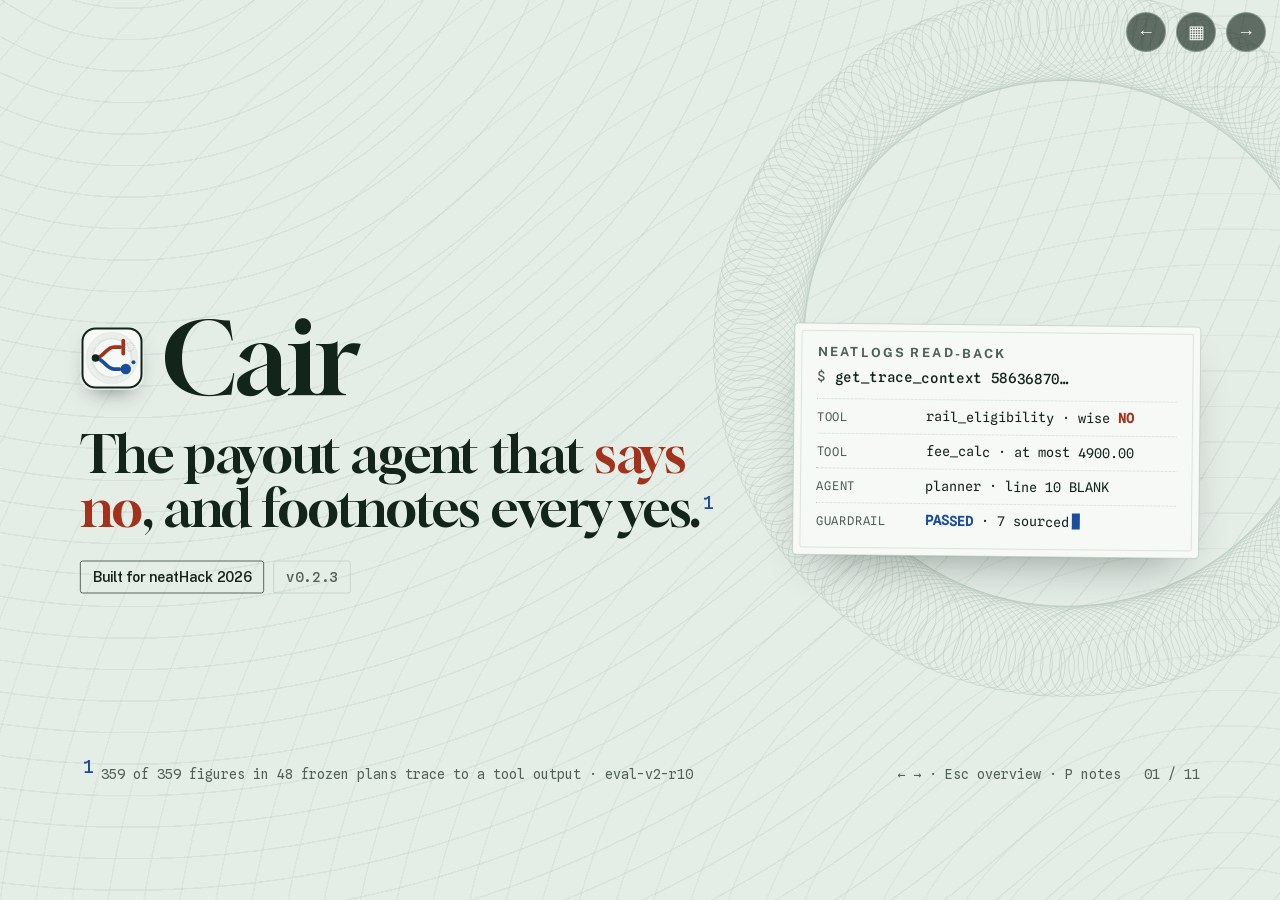
<file: docs/pitch/index.html>
<!doctype html>
<html lang="en">
<head>
<meta charset="utf-8">
<meta name="viewport" content="width=device-width, initial-scale=1">
<title>Cair — pitch deck · neatHack 2026</title>
<meta name="description" content="Cair, the payout agent that refuses routes that can't deliver and footnotes every amount, rate and treaty article. 11 slides.">
<meta name="author" content="Edy Cu">
<meta name="color-scheme" content="light">
<meta name="theme-color" content="#E5EDE7">
<link rel="canonical" href="https://cair.edycu.dev/pitch/">
<meta property="og:type" content="website">
<meta property="og:site_name" content="Cair">
<meta property="og:url" content="https://cair.edycu.dev/pitch/">
<meta property="og:title" content="Cair — pitch deck">
<meta property="og:description" content="An agent that refuses payout routes that can't deliver and footnotes every amount, rate and treaty article.">
<meta property="og:image" content="https://cair.edycu.dev/assets/og-1200.png?v=2">
<meta property="og:image:width" content="1200">
<meta property="og:image:height" content="630">
<meta property="og:image:alt" content="Cair — Choose Wise struck through and stamped REFUSED; Payoneer, at most $4,900, fee UNCLEAR">
<meta name="twitter:card" content="summary_large_image">
<meta name="twitter:title" content="Cair — pitch deck">
<meta name="twitter:description" content="An agent that refuses payout routes that can't deliver and footnotes every amount, rate and treaty article.">
<meta name="twitter:image" content="https://cair.edycu.dev/assets/og-1200.png?v=2">
<meta name="twitter:image:alt" content="Cair — Choose Wise struck through and stamped REFUSED; Payoneer, at most $4,900, fee UNCLEAR">
<link rel="icon" href="../assets/icon.svg" type="image/svg+xml">
<link rel="preload" href="../assets/fonts/gloock-400.woff2" as="font" type="font/woff2" crossorigin>
<link rel="preload" href="../assets/fonts/public-sans.woff2" as="font" type="font/woff2" crossorigin>
<!--
  Cair pitch deck — 11 slides on a fixed 1920×1080 stage, scaled to fit any screen (never stacked).
  Keys:  → / Space / PageDown next · ← / PageUp previous · Home / End · Esc slide overview · P presenter notes
  Touch: swipe left / right, or the arrows at the top right.
  Print: Cmd/Ctrl+P → Save as PDF; one 1920 × 1080 slide per page.
  Images (all real captures of the live app, 10 Oct 2026, in ../assets/shots/):
    plan-card.webp   — the plan card for Devpost · $7,000 · Indonesia (slide 4)
    plan-pair.webp   — the form and the plan side by side (slide 6)
    verify-top.webp  — /verify, traces read back from neatlogs over MCP (slide 6)
    ../assets/icon.svg — the Cair mark (slides 1, 11)
  The QR on slide 11 is generated for https://app.cair.edycu.dev (inline SVG).
-->
<style>
/* Self-hosted faces (SIL OFL 1.1; licences beside the files). */
@font-face { font-family: "Gloock"; font-style: normal; font-weight: 400; font-display: swap; src: url("../assets/fonts/gloock-400.woff2") format("woff2"); unicode-range: U+0000-00FF, U+0131, U+0152-0153, U+02BB-02BC, U+02C6, U+02DA, U+02DC, U+0304, U+0308, U+0329, U+2000-206F, U+20AC, U+2122, U+2191, U+2193, U+2212, U+2215, U+FEFF, U+FFFD; }
@font-face { font-family: "Public Sans"; font-style: normal; font-weight: 400 700; font-display: swap; src: url("../assets/fonts/public-sans.woff2") format("woff2"); unicode-range: U+0000-00FF, U+0131, U+0152-0153, U+02BB-02BC, U+02C6, U+02DA, U+02DC, U+0304, U+0308, U+0329, U+2000-206F, U+20AC, U+2122, U+2191, U+2193, U+2212, U+2215, U+FEFF, U+FFFD; }
@font-face { font-family: "Public Sans"; font-style: italic; font-weight: 400; font-display: swap; src: url("../assets/fonts/public-sans-italic.woff2") format("woff2"); unicode-range: U+0000-00FF, U+0131, U+0152-0153, U+02BB-02BC, U+02C6, U+02DA, U+02DC, U+0304, U+0308, U+0329, U+2000-206F, U+20AC, U+2122, U+2191, U+2193, U+2212, U+2215, U+FEFF, U+FFFD; }
@font-face { font-family: "Spline Sans Mono"; font-style: normal; font-weight: 400 500; font-display: swap; src: url("../assets/fonts/spline-sans-mono.woff2") format("woff2"); unicode-range: U+0000-00FF, U+0131, U+0152-0153, U+02BB-02BC, U+02C6, U+02DA, U+02DC, U+0304, U+0308, U+0329, U+2000-206F, U+20AC, U+2122, U+2191, U+2193, U+2212, U+2215, U+FEFF, U+FFFD; }
/* Tokens: the project's design contract, verbatim — identical to the landing page. */
:root {
  --bg:      #E5EDE7;  /* mint security paper */
  --paper:   #F6F9F5;  /* the slip itself */
  --ink:     #13241B;  /* green-black intaglio ink; 13.6:1 on --bg */
  --muted:   #4F6157;  /* pre-printed form labels; 5.5:1 on --bg */
  --before:  #A3321C;  /* state: refused / unsourced; 5.8:1 on --bg */
  --after:   #1C4C9C;  /* state: sourced / landed; 6.9:1 on --bg */
  --unclear: #7F5A00;  /* state: unclear; 5.2:1 on --bg */
  --rule:    #B9CBBF;  /* guilloche and form-box rules (decorative only) */
  --font-display: "Gloock", "Georgia", serif;
  --font-body:    "Public Sans", "Helvetica Neue", Arial, sans-serif;
  --font-data:    "Spline Sans Mono", ui-monospace, monospace;  /* span names, trace ids, source ids, dates only */
  --on-ink: var(--paper); --on-ink-muted: var(--rule); --on-ink-before: #F2A48F; --on-ink-after: #A8C2F2;
  --wash-after: color-mix(in srgb, var(--after) 9%, var(--paper));
  --shadow: 0 1px 0 rgba(19, 36, 27, .05), 0 34px 70px -34px rgba(19, 36, 27, .45);
  --ease: cubic-bezier(.2, .7, .2, 1);
  color-scheme: light;
}
* { box-sizing: border-box; }
html, body { margin: 0; height: 100%; }
img { max-width: 100%; height: auto; display: block; }
body { background: var(--ink); color: var(--ink); font-family: var(--font-body); overflow: hidden; -webkit-font-smoothing: antialiased; }
::selection { background: color-mix(in srgb, var(--after) 24%, var(--paper)); }
.viewport { position: fixed; inset: 0; overflow: hidden; }
.stage { position: absolute; left: 50%; top: 50%; width: 1920px; height: 1080px; transform-origin: center center;
  transform: translate(-50%, -50%) scale(var(--s, .5)); }

/* ---------- slide base ---------- */
.slide { position: absolute; inset: 0; width: 1920px; height: 1080px; overflow: hidden; padding: 92px 120px 120px; display: flex; flex-direction: column;
  background-color: var(--bg); visibility: hidden; opacity: 0; transition: opacity .35s var(--ease), visibility 0s linear .35s;
  background-image:
    repeating-radial-gradient(circle at 10% -20%, transparent 0 30px, rgba(185, 203, 191, .30) 30px 31.5px),
    repeating-radial-gradient(circle at 96% 120%, transparent 0 34px, rgba(185, 203, 191, .22) 34px 35.5px); }
.slide.active { visibility: visible; opacity: 1; transition: opacity .35s var(--ease); }
.slide.dark { background: var(--ink); color: var(--on-ink); background-image: none; }
.label { font: 700 19px/1.3 var(--font-body); letter-spacing: .16em; text-transform: uppercase; color: var(--muted); margin: 0; }
.dark .label { color: var(--on-ink-muted); }
.kicker { display: flex; align-items: center; gap: 18px; }
.kicker::before { content: ""; width: 54px; height: 2px; background: currentColor; }
h1, h2 { font-family: var(--font-display); font-weight: 400; letter-spacing: -.016em; margin: 0; }
h2 { font-size: 88px; line-height: 1.02; margin-top: 22px; max-width: 1400px; }
.mono { font-family: var(--font-data); }
.label .mono.id { text-transform: none; letter-spacing: .02em; font-weight: 500; }
.red { color: var(--before); } .blue { color: var(--after); } .ochre { color: var(--unclear); }
.center { margin-block: auto; }
.foot { position: absolute; left: 120px; right: 120px; bottom: 44px; display: flex; justify-content: space-between; align-items: center;
  font: 400 20px/1 var(--font-data); color: var(--muted); }
.foot .hint { margin-right: 34px; }
.dark .foot { color: var(--on-ink-muted); }
.foot .pg { font-family: var(--font-data); }
.slip { position: relative; background: var(--paper); border: 1px solid var(--rule); border-radius: 6px; box-shadow: var(--shadow); }
.slip::before { content: ""; position: absolute; inset: 10px; border: 1px solid color-mix(in srgb, var(--rule) 70%, transparent); border-radius: 3px; pointer-events: none; }
.stamp { display: inline-block; font: 700 26px/1 var(--font-body); letter-spacing: .17em; text-transform: uppercase; padding: 12px 16px 10px 19px;
  border: 3px solid currentColor; border-radius: 4px; transform: rotate(-5deg); filter: url(#ink); white-space: nowrap; }
.stamp.refused { color: var(--before); } .stamp.unclear { color: var(--unclear); transform: rotate(-3deg); }
.strike { text-decoration: none; color: var(--before); background: linear-gradient(var(--before), var(--before)) left 58% / 100% 4px no-repeat;
  -webkit-box-decoration-break: clone; box-decoration-break: clone; }
.nosrc { display: inline-block; font: 700 20px/1 var(--font-body); letter-spacing: .14em; text-transform: uppercase; color: var(--before);
  border: 1.5px solid color-mix(in srgb, var(--before) 50%, transparent); border-radius: 3px; padding: 6px 9px 5px; }
.speaker-notes { display: none; }
@media (forced-colors: active) { .strike { text-decoration: line-through; background: none; }
  .track { border: 1px solid CanvasText; } .track i { background: CanvasText; forced-color-adjust: none; } .callout { border: 2px solid CanvasText; } }
@media (max-resolution: 1.49dppx) { .readback { transform: none; } }
@media screen and (max-width: 760px) and (orientation: portrait) {
  body::after { content: "Best in landscape: turn your phone, or open the deck on a laptop."; position: fixed; left: 0; right: 0; bottom: 0;
    padding: 14px 18px; background: var(--ink); color: var(--paper); font: 600 15px/1.4 var(--font-body); text-align: center; z-index: 25; } }

/* ---------- 1 cover ---------- */
.s-cover .rosette { position: absolute; right: -230px; top: -170px; width: 1100px; height: 1100px; pointer-events: none; }
.s-cover .rosette path { fill: none; stroke: var(--rule); stroke-width: .8; }
.s-cover .grid { position: relative; display: grid; grid-template-columns: 1000px 1fr; gap: 70px; align-items: center; height: 100%; }
.wordmark { display: flex; align-items: center; gap: 26px; margin-top: 30px; }
.wordmark img { width: 96px; height: 96px; border-radius: 20px; box-shadow: 0 16px 34px -18px rgba(19, 36, 27, .6); }
.wordmark span { font: 400 150px/1 var(--font-display); letter-spacing: -.02em; }
.s-cover h1 { font-size: 78px; line-height: 1.02; margin-top: 30px; max-width: 980px; }
.s-cover h1 em { font-style: normal; color: var(--before); }
.s-cover h1 sup, .fnref { font: 500 26px/0 var(--font-data); color: var(--after); vertical-align: super; margin-left: 4px; }
.badges { display: flex; gap: 14px; flex-wrap: wrap; margin-top: 40px; }
.badge { font: 600 21px/1 var(--font-body); padding: 13px 18px; border: 1.5px solid var(--ink); border-radius: 4px; }
.badge.ver { font-family: var(--font-data); font-weight: 500; border-color: var(--rule); color: var(--muted); }
.readback { padding: 30px 34px 26px; transform: rotate(.6deg); }
.readback .cmd { font: 500 21px/1.4 var(--font-data); margin: 10px 0 18px; }
.readback .cmd::before { content: "$ "; color: var(--muted); }
.readback ol { list-style: none; margin: 0; padding: 0; font: 400 20px/1.45 var(--font-data); }
.readback li { display: grid; grid-template-columns: 150px 1fr; gap: 14px; padding: 11px 0; border-top: 1px dotted var(--rule); }
.readback .k { color: var(--muted); font-size: 18px; padding-top: 3px; letter-spacing: .04em; }
.readback li.typing { opacity: 0; }
.slide.active .readback li.typing { animation: type .4s var(--ease) both; animation-delay: calc(.5s + var(--n) * .35s); }
@keyframes type { from { opacity: 0; transform: translateY(6px); } to { opacity: 1; transform: none; } }
.cursor { display: inline-block; width: 12px; height: 24px; background: var(--after); vertical-align: -4px; margin-left: 4px; }
.slide.active .cursor { animation: blink 1s steps(1) 2.4s 4 both; }
@keyframes blink { 50% { opacity: 0; } }

/* ---------- 2 hook ---------- */
.s-hook { display: flex; flex-direction: column; justify-content: center; }
.s-hook blockquote { margin: 38px 0 0; font: 400 100px/1.06 var(--font-display); letter-spacing: -.014em; max-width: 1680px; }
.s-hook blockquote .hl { background: linear-gradient(transparent 62%, color-mix(in srgb, var(--before) 22%, transparent) 62%); }
.s-hook .attr { margin-top: 40px; font: 400 22px/1.4 var(--font-data); color: var(--muted); }
.s-hook .then { margin-top: 56px; font: 600 38px/1.3 var(--font-body); }

/* ---------- 3 problem ---------- */
.items { display: grid; grid-template-columns: 1.15fr 1fr .95fr; gap: 38px; align-items: stretch; }
.item { padding: 50px 48px 42px; display: flex; flex-direction: column; gap: 26px; min-height: 500px; }
.item .what { font: 400 64px/1.04 var(--font-display); min-height: 3.12em; }
.item p { margin: 0; font-size: 36px; line-height: 1.36; }
.item .src { margin-top: auto; font: 400 21px/1.4 var(--font-data); color: var(--muted); border-top: 1px dashed var(--rule); padding-top: 18px; }

/* ---------- 4 frozen ---------- */
.s-frozen .grid { display: grid; grid-template-columns: 760px 1fr; gap: 70px; height: 100%; align-items: center; }
.chat { padding: 44px 46px; }
.chat .q { font: 400 44px/1.25 var(--font-display); margin: 20px 0 0; }
.chat .gl { margin: 16px 0 0; font-size: 32px; color: var(--ink); }
.chat .sep { border-top: 2px dashed color-mix(in srgb, var(--ink) 26%, transparent); margin: 34px -10px 30px; }
.chat .verdict { font: 400 56px/1.05 var(--font-display); margin: 14px 0 0; }
.chat .srcl { margin: 6px 0 4px; font: 400 20px/1.4 var(--font-data); color: var(--muted); }
.chat .verdict .stamp { font-size: 24px; vertical-align: 14px; margin-left: 14px; }
.card-shot { justify-self: center; width: 660px; transform: rotate(-.8deg); overflow: hidden; }
.card-shot img { display: block; width: 100%; border-radius: 6px; position: relative; }
.s-frozen .chat .label { font-size: 26px; }

/* ---------- 5 architecture ---------- */
.arch { display: grid; grid-template-columns: 1fr 1.2fr 1fr 1fr 1fr; gap: 0; position: relative; }
.node { position: relative; padding: 32px 30px 30px; margin-right: 58px; min-height: 270px; display: flex; flex-direction: column; gap: 16px; }
.node:last-child { margin-right: 0; }
.node:not(:last-child)::after { content: ""; position: absolute; right: -52px; top: calc(50% - 10px); width: 46px; height: 20px;
  background: url("data:image/svg+xml,%3Csvg xmlns='http://www.w3.org/2000/svg' viewBox='0 0 46 20'%3E%3Cpath d='M0 10h40' stroke='%2313241B' stroke-width='2.5'/%3E%3Cpath d='M32 2l10 8-10 8' fill='none' stroke='%2313241B' stroke-width='2.5'/%3E%3C/svg%3E") no-repeat center / contain; }
.node .n-k { font: 700 19px/1.2 var(--font-body); letter-spacing: .16em; text-transform: uppercase; color: var(--muted); }
.node .n-t { font: 400 50px/1.02 var(--font-display); }
.node .n-d { font: 400 27px/1.4 var(--font-body); color: var(--muted); }
.node.g { border-color: var(--after); } .node.g .n-t { color: var(--after); }
.chain { display: flex; flex-direction: column; gap: 9px; }
.chain span { font: 500 22px/1 var(--font-data); padding: 10px 12px; border: 1px solid var(--rule); border-radius: 3px; background: var(--bg); align-self: flex-start; }
.spine { margin-top: 44px; border-radius: 6px; background: var(--ink); color: var(--on-ink); padding: 30px 40px; display: flex; align-items: center; gap: 36px; }
.spine b { font: 400 50px/1 var(--font-display); }
.spine .kinds { display: flex; gap: 14px; flex-wrap: wrap; }
.spine .kinds span { font: 500 23px/1 var(--font-data); padding: 11px 14px; border: 1px solid rgba(185, 203, 191, .4); border-radius: 3px; color: var(--on-ink-muted); }
.spine .kinds span.e { color: var(--on-ink-after); border-color: var(--on-ink-after); }

/* ---------- 6 demo ---------- */
.s-demo .grid { display: grid; grid-template-columns: 1160px 1fr; gap: 60px; align-items: start; }
.frame { position: relative; background: var(--paper); border: 1px solid var(--rule); border-radius: 10px; overflow: visible; box-shadow: var(--shadow); }
.frame-bar { display: flex; align-items: center; gap: 14px; padding: 14px 18px; border-bottom: 1px solid var(--rule); background: color-mix(in srgb, var(--bg) 70%, var(--paper)); border-radius: 10px 10px 0 0; }
.dots { display: inline-flex; gap: 8px; } .dots i { width: 13px; height: 13px; border-radius: 50%; background: var(--rule); }
.url { flex: 1; font: 400 18px/1 var(--font-data); color: var(--muted); background: var(--paper); border: 1px solid var(--rule); border-radius: 999px; padding: 9px 16px; }
.frame .shot { position: relative; }
.frame .shot img { display: block; width: 100%; border-radius: 0 0 10px 10px; }
.callout { position: absolute; width: 44px; height: 44px; border-radius: 50%; background: var(--after); color: var(--paper); display: grid; place-items: center;
  font: 700 22px/1 var(--font-body); box-shadow: 0 0 0 5px color-mix(in srgb, var(--after) 22%, transparent); transform: translate(-50%, -50%); }
.callout.r { background: var(--before); box-shadow: 0 0 0 6px color-mix(in srgb, var(--before) 22%, transparent); }
.callout.o { background: var(--unclear); box-shadow: 0 0 0 6px color-mix(in srgb, var(--unclear) 22%, transparent); }
.legend { list-style: none; margin: 0; padding: 0; display: grid; gap: 26px; }
.legend li { display: grid; grid-template-columns: 44px 1fr; gap: 18px; align-items: start; font-size: 30px; line-height: 1.3; }
.legend li .callout { position: static; transform: none; }
.verify-mini { margin-top: 34px; border: 1px solid var(--rule); border-radius: 8px; overflow: hidden; box-shadow: var(--shadow); }
.verify-mini img { display: block; width: 100%; }
.verify-cap { font: 400 20px/1.4 var(--font-data); color: var(--muted); margin: 12px 0 0; }

/* ---------- 7 measured ---------- */
.metrics { display: grid; grid-template-columns: 1fr 1fr; gap: 48px; }
.metric { padding: 52px 54px; }
.metric h3 { font: 600 37px/1.25 var(--font-body); margin: 0 0 8px; }
.metric .dir { font-size: 26px; color: var(--muted); margin: 0 0 40px; }
.bar { display: grid; grid-template-columns: 210px 1fr 210px; gap: 22px; align-items: center; margin-top: 26px; }
.bar .who { font-size: 28px; color: var(--muted); }
.bar.cair .who { color: var(--ink); font-weight: 700; }
.track { height: 40px; background: color-mix(in srgb, var(--rule) 45%, var(--paper)); border-radius: 3px; position: relative; overflow: hidden; }
.track i { position: absolute; left: 0; top: 0; bottom: 0; width: calc(var(--v) * 100%); background: var(--c); transform-origin: left; }
.track i.range { left: calc(var(--v) * 100%); width: calc((var(--v2) - var(--v)) * 100%); background: repeating-linear-gradient(-45deg, var(--c) 0 5px, transparent 5px 10px); }
.slide.active .track i { animation: grow 1s var(--ease) both; animation-delay: calc(.2s + var(--n) * .12s); }
@keyframes grow { from { transform: scaleX(0); } }
.bar.v1 { --c: var(--before); } .bar.v1s { --c: var(--muted); } .bar.cair { --c: var(--after); }
.bar .val { font: 500 30px/1 var(--font-data); text-align: right; }
.bar.cair .val { color: var(--after); }
.metric-note { margin: 40px 0 0; font-size: 32px; color: var(--muted); }

/* ---------- 8 failure ---------- */
.s-fail .grid { display: grid; grid-template-columns: 1100px 1fr; gap: 64px; align-items: stretch; }
.steps { list-style: none; margin: 0; padding: 34px 46px; counter-reset: s; }
.steps li { display: grid; grid-template-columns: 60px 1fr auto; gap: 6px 22px; padding: 26px 0; border-bottom: 1px dashed var(--rule); align-items: baseline; }
.steps li:last-child { border-bottom: 0; }
.steps li::before { counter-increment: s; content: counter(s); font: 500 19px/1 var(--font-data); width: 38px; height: 38px; border: 1.5px solid var(--rule); border-radius: 50%; display: grid; place-items: center; align-self: center; }
.steps .nm { font: 500 33px/1.3 var(--font-data); }
.steps .st { font: 700 23px/1 var(--font-body); letter-spacing: .14em; text-transform: uppercase; }
.steps .st.err { color: var(--before); } .steps .st.ok { color: var(--after); } .steps .st.stale { color: var(--unclear); }
.steps .what { grid-column: 2 / -1; font-size: 28px; color: var(--muted); }
.steps li.err { background: linear-gradient(90deg, color-mix(in srgb, var(--before) 7%, var(--paper)), transparent 70%); }
.tallies { display: grid; gap: 30px; align-content: stretch; }
.tally { padding: 40px 44px; display: flex; flex-direction: column; justify-content: center; }
.tally b { display: block; font: 400 96px/1 var(--font-display); white-space: nowrap; }
.tally span { display: block; margin-top: 14px; font-size: 30px; color: var(--muted); line-height: 1.35; }

/* ---------- 9 instruments ---------- */
.inst { display: grid; grid-template-columns: 1.25fr 1fr 1fr; gap: 38px; }
.inst > div { padding: 52px 50px 46px; display: flex; flex-direction: column; gap: 22px; }
.inst h3 { font: 400 60px/1 var(--font-display); margin: 0; }
.inst .proof { margin-top: auto; padding-top: 20px; border-top: 1px dashed var(--rule); font: 500 25px/1.5 var(--font-data); color: var(--ink); }
.nw { white-space: nowrap; }
.inst .role { font: 700 20px/1.2 var(--font-body); letter-spacing: .14em; text-transform: uppercase; color: var(--muted); }
.inst p { margin: 0; font-size: 35px; line-height: 1.36; }
.inst .ev { margin-top: auto; padding-top: 18px; border-top: 1px dashed var(--rule); font: 400 21px/1.4 var(--font-data); color: var(--muted); }
.pending { align-self: flex-start; font: 700 20px/1 var(--font-body); letter-spacing: .14em; text-transform: uppercase; color: var(--unclear); border: 2px dashed var(--unclear); border-radius: 4px; padding: 10px 13px; }

/* ---------- 10 cost + limits ---------- */
.s-cost .grid { display: grid; grid-template-columns: 1fr 1fr; gap: 0; }
.ledger { background: var(--ink); color: var(--on-ink); border-radius: 6px 0 0 6px; padding: 46px 52px; display: grid; gap: 34px; align-content: start; }
.ledger .row b { display: block; font: 400 104px/1 var(--font-display); }
.ledger .row span { display: block; margin-top: 12px; font-size: 28px; color: var(--on-ink-muted); }
.limits { border-radius: 0 6px 6px 0; padding: 46px 52px; display: flex; flex-direction: column; justify-content: space-between; gap: 34px; }
.limits .row b { display: block; font: 400 104px/1 var(--font-display); }
.limits .row span { display: block; margin-top: 12px; font-size: 28px; color: var(--muted); }
.limits .row b .eq { display: inline; margin: 0; font: 300 .8em/1 var(--font-body); color: var(--ink); vertical-align: .08em; }
.limits ul { list-style: none; margin: 0; padding: 0; display: grid; gap: 26px; }
.limits li { font-size: 38px; line-height: 1.3; padding-left: 38px; position: relative; }
.limits li::before { content: ""; position: absolute; left: 0; top: 18px; width: 16px; height: 2px; background: var(--unclear); }

/* ---------- 11 ask ---------- */
.s-ask .rosette { position: absolute; left: -300px; bottom: -380px; width: 1100px; height: 1100px; pointer-events: none; }
.s-ask .rosette path { fill: none; stroke: var(--rule); stroke-width: .8; }
.s-ask .grid { position: relative; display: grid; grid-template-columns: 1fr 470px; gap: 90px; align-items: center; height: 100%; }
.s-ask h2 { font-size: 104px; }
.s-ask .links { margin-top: 48px; display: grid; gap: 18px; font: 400 30px/1.3 var(--font-data); }
.s-ask .links span { color: var(--muted); font-family: var(--font-body); font-size: 21px; display: inline-block; width: 150px; letter-spacing: .12em; text-transform: uppercase; font-weight: 700; }
.s-ask .closer { margin-top: 56px; font: 400 40px/1.2 var(--font-display); color: var(--muted); }
.s-ask .links a { color: inherit; text-decoration: none; border-bottom: 2px solid var(--rule); }
.s-ask .links a:hover { color: var(--after); border-color: var(--after); }
.qr-card { padding: 34px; text-align: center; }
.qr { width: 380px; height: 380px; display: block; margin: 0 auto; }
.qr-card p { margin: 18px 0 0; font: 500 23px/1.3 var(--font-data); }

/* ---------- chrome: counter, nav, notes, overview ---------- */
.chrome { position: fixed; z-index: 20; right: 14px; top: 12px; display: flex; align-items: center; gap: 10px; font: 500 14px/1 var(--font-data); color: var(--on-ink-muted); }
.chrome button { appearance: none; width: 40px; height: 40px; border-radius: 50%; border: 1px solid rgba(185, 203, 191, .45); background: rgba(19, 36, 27, .64);
  color: var(--paper); font: 400 18px/1 var(--font-body); cursor: pointer; transition: background-color .2s var(--ease), transform .12s var(--ease); }
.chrome button:hover { background: var(--after); }
.chrome button:active { transform: scale(.94); }
.chrome button:focus-visible { outline: 2px solid var(--paper); outline-offset: 0; box-shadow: 0 0 0 4px var(--ink); }
.sr { position: absolute; width: 1px; height: 1px; overflow: hidden; clip: rect(0 0 0 0); white-space: nowrap; }
.notes-panel { position: fixed; z-index: 30; left: 0; right: 0; bottom: 0; height: 20vh; background: rgba(19, 36, 27, .96); color: var(--paper);
  padding: 18px 28px; font: 400 clamp(15px, 1.6vw, 22px)/1.5 var(--font-body); overflow: auto; display: none; border-top: 2px solid var(--on-ink-after); }
.notes-panel .t { font: 700 12px/1 var(--font-body); letter-spacing: .16em; text-transform: uppercase; color: var(--on-ink-muted); margin-bottom: 8px; }
body.presenter .notes-panel { display: block; }
body.presenter.idle, body.presenter.idle * { cursor: none !important; }
.overview { position: fixed; inset: 0; z-index: 40; background: var(--ink); display: none; overflow: auto; padding: 28px; }
body.ov .overview { display: block; }
.ov-grid { display: grid; grid-template-columns: repeat(auto-fill, minmax(300px, 1fr)); gap: 18px; }
.thumb { position: relative; aspect-ratio: 16 / 9; overflow: hidden; border-radius: 6px; cursor: pointer; border: 2px solid transparent; background: var(--bg); }
.thumb:hover, .thumb:focus-visible { border-color: var(--on-ink-after); outline: none; }
.thumb.cur { border-color: var(--paper); }
.thumb .slide { visibility: visible; opacity: 1; transform-origin: top left; transition: none; pointer-events: none; }
.thumb .num { position: absolute; left: 8px; bottom: 8px; z-index: 2; font: 500 13px/1 var(--font-data); background: var(--ink); color: var(--paper); padding: 5px 7px; border-radius: 3px; }

@media (prefers-reduced-motion: reduce) { *, *::before, *::after { animation: none !important; transition: none !important; } .readback li.typing { opacity: 1; } }

/* ---------- full-bleed: on screen the letterbox around the 16:9 stage takes the active slide's background ---------- */
@media screen {
  .viewport { background-color: var(--bg); transition: background-color .35s var(--ease);
    background-image:
      repeating-radial-gradient(circle at 10% -20%, transparent 0 30px, rgba(185, 203, 191, .30) 30px 31.5px),
      repeating-radial-gradient(circle at 96% 120%, transparent 0 34px, rgba(185, 203, 191, .22) 34px 35.5px); }
  body.on-dark .viewport { background-color: var(--ink); background-image: none; }
  .viewport .slide:not(.dark) { background: transparent; }
  .viewport .slide { overflow: visible; }  /* decorations run on into the letterbox instead of being cut at the 16:9 edge */
}

/* ---------- print: one slide per page ---------- */
@page { size: 1920px 1080px; margin: 0; }
@media print {
  html, body { height: auto; overflow: visible; background: var(--bg); -webkit-print-color-adjust: exact; print-color-adjust: exact; }
  .viewport { position: static; overflow: visible; }
  .stage { position: static; transform: none !important; width: auto; height: auto; }
  .slide { position: relative; visibility: visible; opacity: 1; width: 1920px; height: 1080px; padding: 92px 120px 120px; transition: none;
    break-after: page; page-break-after: always; break-inside: avoid; page-break-inside: avoid;
    -webkit-print-color-adjust: exact; print-color-adjust: exact; }
  .slide:last-child { break-after: auto; page-break-after: auto; }
  .chrome, .hint, .notes-panel, .overview, .speaker-notes, #counter { display: none !important; }
  .readback li.typing { opacity: 1 !important; animation: none !important; }
}
</style>
</head>
<body>
<svg width="0" height="0" style="position:absolute" aria-hidden="true" focusable="false">
  <filter id="ink" x="-10%" y="-20%" width="120%" height="140%">
    <feTurbulence type="fractalNoise" baseFrequency=".8" numOctaves="2" seed="11" result="n"/>
    <feDisplacementMap in="SourceGraphic" in2="n" scale="2.2" xChannelSelector="R" yChannelSelector="G"/>
  </filter>
</svg>

<div class="viewport" id="viewport">
<main class="stage" id="stage">

<!-- 1 · Cover -->
<section class="slide s-cover active" aria-label="Slide 1 of 11: Cair">
  <svg class="rosette" data-rosette viewBox="0 0 1100 1100" aria-hidden="true" focusable="false"></svg>
  <div class="grid">
    <div>
      <div class="wordmark"><img src="../assets/icon.svg" alt="Cair — the payout planner's mark" width="96" height="96"><span>Cair</span></div>
      <h1>The payout agent that <em>says no</em>, and footnotes every yes.<sup>1</sup></h1>
      <div class="badges">
        <span class="badge">Built for neatHack 2026</span>
        <span class="badge ver">v0.2.3</span>
      </div>
    </div>
    <div class="slip readback">
      <p class="label">neatlogs read-back</p>
      <p class="cmd">get_trace_context 58636870…</p>
      <ol>
        <li class="typing" style="--n:0"><span class="k">TOOL</span><span>rail_eligibility · wise <b class="red">NO</b></span></li>
        <li class="typing" style="--n:1"><span class="k">TOOL</span><span>fee_calc · at most 4900.00</span></li>
        <li class="typing" style="--n:2"><span class="k">AGENT</span><span>planner · line 10 BLANK</span></li>
        <li class="typing" style="--n:3"><span class="k">GUARDRAIL</span><span><b class="blue">PASSED</b> · 7 sourced<span class="cursor" aria-hidden="true"></span></span></li>
      </ol>
    </div>
  </div>
  <div class="foot"><span><span class="fnref">1</span> 359 of 359 figures in 48 frozen plans trace to a tool output · eval-v2-r10</span><span class="pg"><span class="hint">← → · Esc overview · P notes</span>01 / 11</span></div>
  <aside class="speaker-notes">I won seven thousand dollars at a hackathon, and the payout form offered me a route that cannot deliver to my
    address. Cair is the agent I needed: it refuses that route, and every number it does give me has a source behind it.</aside>
</section>

<!-- 2 · Hook -->
<section class="slide s-hook" aria-label="Slide 2 of 11: Wise's own sentence">
  <p class="label kicker">Exhibit A · Wise Help Centre</p>
  <blockquote>“…personal Wise account holders with an address in Indonesia <span class="hl">can no longer hold money</span> or currencies in their account.”</blockquote>
  <p class="attr">WISE-ID · wise.com/help · read 2026-10-10</p>
  <p class="then">Devpost's prize-claim help lists Wise.</p>
  <div class="foot"><span>Cair · neatHack 2026 · v0.2.3</span><span class="pg">02 / 11</span></div>
  <aside class="speaker-notes">This is Wise's own help page. A prize winner in Indonesia who picks Wise, where their claim form shows it, is choosing a
    route that cannot hold the money. Nobody on the form tells them.</aside>
</section>

<!-- 3 · Problem -->
<section class="slide s-problem" aria-label="Slide 3 of 11: three ways a payout breaks">
  <h2>Three ways it breaks.</h2>
  <div class="center items">
    <div class="slip item"><p class="what">Devpost lists Wise.</p><p>It can't hold money for an Indonesian address.</p><p class="src">WISE-ID</p></div>
    <div class="slip item"><p class="what">Line 10 invites a guess.</p><p>The treaty has no Other Income article.</p><p class="src">TRTY-ID</p></div>
    <div class="slip item"><p class="what">The fee has no number.</p><p>Payoneer: “Varies by marketplace.”</p><p class="src">PAYO-PRICING</p></div>
  </div>
  <div class="foot"><span>Cair · neatHack 2026 · v0.2.3</span><span class="pg">03 / 11</span></div>
  <aside class="speaker-notes">Three places the money is lost: an option that can't deliver, a tax line that invites a false statement, and a
    fee nobody publishes as a number. Cair answers all three from primary sources, and says UNCLEAR when there is none.</aside>
</section>

<!-- 4 · Frozen -->
<section class="slide s-frozen" aria-label="Slide 4 of 11: the chatbot's answer struck through, Cair's plan">
  <div class="grid">
    <div class="slip chat">
      <p class="label">One model call, no tools, said</p>
      <p class="q"><s class="strike" lang="id">Pilihan Payout Terbaik: Wise</s></p>
      <p class="gl"><span class="nosrc">No source</span> “Best payout option: Wise”</p>
      <div class="sep" aria-hidden="true"></div>
      <p class="label">Cair returned</p>
      <p class="verdict blue">Payoneer delivers</p>
      <p class="verdict">Wise <span class="stamp refused">Refused</span></p>
      <p class="verdict blue">Line 10: blank</p>
      <p class="verdict">≤ $4,900.00 <span class="stamp unclear">Unclear</span></p>
      <p class="srcl">each line footnoted: PAYO-ID · WISE-ID · TRTY-ID · fee_calc</p>
    </div>
    <figure class="slip card-shot" style="margin:0">
      <img src="../assets/shots/plan-card-660.webp" srcset="../assets/shots/plan-card-660.webp 1x, ../assets/shots/plan-card.webp 2x" width="660" height="861" alt="Cair — the live plan card: Payoneer delivers, Wise refused with Wise's sentence, line 10 blank, at most $4,900.00 stamped UNCLEAR, every line footnoted">
    </figure>
  </div>
  <div class="foot"><span>Cair · neatHack 2026 · v0.2.3</span><span class="pg">04 / 11</span></div>
  <aside class="speaker-notes">Left: the actual answer from one model call with no tools — it picked Wise, and nothing stands behind it.
    Right: Cair's live card for the same scenario — Devpost, seven thousand dollars, Indonesia; the one call was asked
    in Indonesian with PayPal also on the form, the live plan with Payoneer and Wise. Payoneer delivers, Wise is refused in Wise's own words, line 10 stays blank, and the amount is an
    upper bound because Payoneer doesn't publish its fee. Every line carries a footnote to the span that produced it.</aside>
</section>

<!-- 5 · Architecture -->
<section class="slide s-arch" aria-label="Slide 5 of 11: how a plan is made">
  <h2>Code decides. The model words it.</h2>
  <div class="center"><div class="arch">
    <div class="slip node"><span class="n-t">Your form</span><span class="n-d">payer · amount · country · options</span></div>
    <div class="slip node"><div class="chain"><span>platform_rails</span><span>rail_eligibility</span><span>treaty_lookup</span><span>fx_quote</span><span>fee_calc</span></div></div>
    <div class="slip node"><span class="n-t">Code decides</span><span class="n-d">route · line 10 · amounts</span></div>
    <div class="slip node"><span class="n-t">Qwen words it</span><span class="n-d"><span class="mono">qwen3.8-max</span></span></div>
    <div class="slip node g"><span class="n-t">Guardrail checks</span><span class="n-d">no unsourced figure</span></div>
  </div>
  <div class="spine"><b>neatlogs</b><div class="kinds"><span>WORKFLOW</span><span>AGENT</span><span>TOOL</span><span>RETRIEVER</span><span>LLM</span><span>GUARDRAIL</span><span class="e">EVALUATOR</span></div></div></div>
  <div class="foot"><span>Cair · neatHack 2026 · v0.2.3</span><span class="pg">05 / 11</span></div>
  <aside class="speaker-notes">A fixed evidence plan runs before any prose: what the payer offers, whether each option can receive in your
    country, the treaty position, the ECB rate, then Decimal arithmetic. Code picks the route and line 10. Qwen (qwen3.8-max, temperature 0) only writes the
    explanation, and a provenance guardrail blocks any figure that isn't in a tool output. Every step is a neatlogs span; a
    later receipt becomes an EVALUATOR span in the same session.</aside>
</section>

<!-- 6 · Live demo -->
<section class="slide s-demo" aria-label="Slide 6 of 11: the live app">
  <p class="label kicker">Specimen · live at app.cair.edycu.dev</p>
  <div class="grid center">
    <div class="frame">
      <div class="frame-bar"><span class="dots" aria-hidden="true"><i></i><i></i><i></i></span><span class="url">app.cair.edycu.dev/plan/01M4JNMB…</span></div>
      <div class="shot">
        <img src="../assets/shots/plan-pair-1160.webp" srcset="../assets/shots/plan-pair-1160.webp 1x, ../assets/shots/plan-pair.webp 2x" width="1160" height="773" alt="Cair — the live app: the payout form and the plan for Devpost, $7,000, Indonesia">
        <span class="callout" style="left:37.9%;top:22.2%">1</span>
        <span class="callout r" style="left:37.9%;top:28.6%">2</span>
        <span class="callout" style="left:37.9%;top:62%">3</span>
        <span class="callout o" style="left:37.9%;top:94.6%">4</span>
      </div>
    </div>
    <div>
      <ol class="legend">
        <li><span class="callout">1</span><span>Payoneer delivers, footnoted to its page</span></li>
        <li><span class="callout r">2</span><span>Wise refused, in Wise's words</span></li>
        <li><span class="callout">3</span><span>Line 10: leave blank</span></li>
        <li><span class="callout o">4</span><span>At most $4,900.00, fee unclear</span></li>
      </ol>
      <div class="verify-mini"><img src="../assets/shots/verify-top-560.webp" srcset="../assets/shots/verify-top-560.webp 1x, ../assets/shots/verify-top-1120.webp 2x" width="560" height="319" alt="Cair — /verify: plans read back from neatlogs over MCP, redacted"></div>
      <p class="verify-cap">/verify · traces read back over MCP</p>
    </div>
  </div>
  <div class="foot"><span>Cair · neatHack 2026 · v0.2.3</span><span class="pg">06 / 11</span></div>
  <aside class="speaker-notes">This is the live app on the hero question: Devpost, seven thousand dollars, Indonesia. Each verdict cites its
    source; press Confirm and a confirm span lands in the same neatlogs session. The /verify page reads the last plans back
    from neatlogs over MCP, so a judge can check the traces without an account.</aside>
</section>

<!-- 7 · Measured -->
<section class="slide s-measured" aria-label="Slide 7 of 11: one call against the agent">
  <h2>One call: 18 dead routes. Cair: 0.</h2>
  <div class="center"><div class="metrics">
    <div class="slip metric">
      <h3>Recommends a dead route</h3>
      <div class="bar v1"><span class="who">one call</span><span class="track"><i style="--v:.375;--n:0"></i></span><span class="val">18 / 48</span></div>
      <div class="bar v1s"><span class="who">+ rule sheet</span><span class="track"><i style="--v:.0417;--n:1"></i></span><span class="val">2 / 48</span></div>
      <div class="bar cair"><span class="who">Cair</span><span class="track"><i style="--v:0;--n:2"></i></span><span class="val">0 / 48</span></div>
    </div>
    <div class="slip metric">
      <h3>Says UNCLEAR when unsourced</h3>
      <div class="bar v1"><span class="who">one call</span><span class="track"><i style="--v:.0769;--n:0"></i><i class="range" style="--v:.0769;--v2:.1608;--n:0"></i></span><span class="val">11–23 / 143</span></div>
      <div class="bar v1s"><span class="who">+ rule sheet</span><span class="track"><i style="--v:.7692;--n:1"></i></span><span class="val">110 / 143</span></div>
      <div class="bar cair"><span class="who">Cair</span><span class="track"><i style="--v:1;--n:2"></i></span><span class="val">143 / 143</span></div>
    </div>
  </div>
  </div>
  <div class="foot"><span>same model (qwen3.8-max, temperature 0), 48 frozen questions · eval-v1-r1…r3 · eval-v1s-r1 · eval-v2-r10</span><span class="pg">07 / 11</span></div>
  <aside class="speaker-notes">Forty-eight frozen scenarios, labelled from the sourced sheet before any planner code existed. One model call
    with no tools recommended a dead route eighteen times, in every run. Even with the whole rules sheet pasted into the prompt it
    still slipped twice. Cair: zero. And every one of Cair's 359 figures traces to a tool output.</aside>
</section>

<!-- 8 · Failure -->
<section class="slide s-fail" aria-label="Slide 8 of 11: a run where an action failed">
  <p class="label kicker"><span>Trace <a class="mono id" href="https://app.neatlogs.com/traces?orgId=ae155adf-dd4b-456e-a79a-b3e3324e7b81&projectId=a91f004f-568a-47ba-8990-5f10fb956af2&q=d1fa1ed78810601ea4f2d6de5dfacec5" rel="noopener">d1fa1ed7…</a> <span class="nw">(neatlogs dashboard)</span> · run <span class="mono id">fail-fx_quote-r1</span></span></p>
  <h2>The rate API fails. The plan finishes.</h2>
  <div class="grid center">
    <ol class="slip steps">
      <li class="err"><span class="nm">fx_quote</span><span class="st err">Error</span><span class="what">fx_quote unavailable</span></li>
      <li class="err"><span class="nm">fx_quote · retry</span><span class="st err">Error</span><span class="what">same failure</span></li>
      <li><span class="nm">fx_quote_fallback</span><span class="st stale">Stale</span><span class="what">last ECB rate · 17881 · 2026-10-09</span></li>
      <li><span class="nm">provenance_guardrail</span><span class="st ok">Passed</span><span class="what">no new figures</span></li>
    </ol>
    <div class="tallies">
      <div class="slip tally"><b>48 / 48</b><span>plans completed</span></div>
      <div class="slip tally"><b>350 / 350</b><span>figures sourced</span></div>
    </div>
  </div>
  <div class="foot"><span>scripts/eval.py --planner v2 --fail fx_quote · tallies: eval-fail-fx_quote-r9 · trace from run r1</span><span class="pg">08 / 11</span></div>
  <aside class="speaker-notes">We forced the FX tool to fail on every call. The agent retried once, fell back to the last ECB rate it had
    fetched, stamped it stale with its date, and finished the plan. All 48 plans completed; 24 used the fallback — every USD
    payer. It never asks the model for a rate.</aside>
</section>

<!-- 9 · Instruments -->
<section class="slide s-inst" aria-label="Slide 9 of 11: neatlogs, Entire and cfo.ai">
  <h2>Three instruments.</h2>
  <div class="center inst">
    <div class="slip"><h3>neatlogs</h3><p>One trace per plan; <span class="mono">/verify</span> reads them back.</p><p class="proof"><span class="nw">search_traces →</span> <span class="nw">two real bugs, fixed</span></p></div>
    <div class="slip"><h3>Entire</h3><p>Graph search ranked the fixed rule first.</p><p class="proof"><span class="nw">checkpoints off:</span> <span class="nw">public repo</span></p></div>
    <div class="slip"><h3>cfo.ai</h3><p>Business plan, entered and shared.</p><p class="proof"><span class="nw">$0.0033 a plan ·</span> <span class="nw">1.35 months of credit</span></p></div>
  </div>
  <div class="foot"><span>rca-01.md · evidence/traces/ · evidence/entire/ · docs/BUSINESS-PLAN.md · costs at list price</span><span class="pg">09 / 11</span></div>
  <aside class="speaker-notes">neatlogs is where the failures were found: search_traces for blocked guardrails surfaced an amount parsed as a
    year and refusals repeating the user's zero percent — both fixed and re-run. Entire's local code graph was used while
    building; its outputs are committed. The cfo.ai model is entered and shared: measured tokens priced at list, list-price hosting, and labelled pricing assumptions. Its base scenario costs $18.887 a month; before any revenue, the $25 AWS credit lasts 1.35 months.</aside>
</section>

<!-- 10 · Cost + limits -->
<section class="slide s-cost" aria-label="Slide 10 of 11: cost, speed and honest limits">
  <h2>Cheap to run. Honest about limits.</h2>
  <div class="grid center">
    <div class="ledger">
      <div class="row"><b>$0.0033</b><span>LLM per plan, at list price</span></div>
      <div class="row"><b>5.50 s</b><span>median · p95 10.31 s</span></div>
      <div class="row"><b>$15.26</b><span>hosting a month, list price</span></div>
    </div>
    <div class="slip limits">
      <div class="row"><b>n <span class="eq">=</span> 0</b><span>forward receipts from real users</span></div>
      <ul>
        <li>Three countries fully sourced.</li>
        <li>Explains forms, never files.</li>
      </ul>
    </div>
  </div>
  <div class="foot"><span>bench-20261010T085809Z: 48 plans, one at a time, builder's laptop · LLM cost = bench tokens × list price · README limits</span><span class="pg">10 / 11</span></div>
  <aside class="speaker-notes">At list price a plan costs about a third of a cent of model time; in the bench, on a laptop, the median plan took five and a half seconds. The limits
    are on the slide because a tool that refuses unsourced claims shouldn't hide its own: three fully sourced countries (the rest say UNCLEAR), no
    forward receipts from real users yet, and it is not tax advice.</aside>
</section>

<!-- 11 · The ask -->
<section class="slide s-ask" aria-label="Slide 11 of 11: try it">
  <svg class="rosette" data-rosette viewBox="0 0 1100 1100" aria-hidden="true" focusable="false"></svg>
  <div class="grid">
    <div>
      <p class="label kicker">The ask</p>
      <h2>Try it on the form you have open.</h2>
      <div class="links">
        <div><span>Live</span><a href="https://app.cair.edycu.dev">app.cair.edycu.dev</a></div>
        <div><span>Code</span><a href="https://github.com/edycutjong/cair">github.com/edycutjong/cair</a></div>
        <div><span>Site</span><a href="https://cair.edycu.dev">cair.edycu.dev</a></div>
        <div><span>Video</span><a href="https://youtu.be/UC7pSo3hUlk">youtu.be/UC7pSo3hUlk</a></div>
      </div>
      <p class="closer">The payout route a chatbot can't get wrong.</p>
    </div>
    <div class="slip qr-card">
      <svg class="qr" viewBox="-2 -2 29 29" role="img" aria-label="QR code: https://app.cair.edycu.dev" shape-rendering="crispEdges"><rect x="-2" y="-2" width="29" height="29" fill="#F6F9F5"/><path fill="#13241B" d="M0 0h7v1h-7zM8 0h2v1h-2zM11 0h6v1h-6zM18 0h7v1h-7zM0 1h1v1h-1zM6 1h1v1h-1zM9 1h2v1h-2zM13 1h1v1h-1zM18 1h1v1h-1zM24 1h1v1h-1zM0 2h1v1h-1zM2 2h3v1h-3zM6 2h1v1h-1zM9 2h1v1h-1zM14 2h1v1h-1zM18 2h1v1h-1zM20 2h3v1h-3zM24 2h1v1h-1zM0 3h1v1h-1zM2 3h3v1h-3zM6 3h1v1h-1zM8 3h1v1h-1zM10 3h1v1h-1zM12 3h3v1h-3zM16 3h1v1h-1zM18 3h1v1h-1zM20 3h3v1h-3zM24 3h1v1h-1zM0 4h1v1h-1zM2 4h3v1h-3zM6 4h1v1h-1zM8 4h2v1h-2zM11 4h5v1h-5zM18 4h1v1h-1zM20 4h3v1h-3zM24 4h1v1h-1zM0 5h1v1h-1zM6 5h1v1h-1zM8 5h1v1h-1zM11 5h3v1h-3zM18 5h1v1h-1zM24 5h1v1h-1zM0 6h7v1h-7zM8 6h1v1h-1zM10 6h1v1h-1zM12 6h1v1h-1zM14 6h1v1h-1zM16 6h1v1h-1zM18 6h7v1h-7zM8 7h1v1h-1zM12 7h1v1h-1zM16 7h1v1h-1zM0 8h1v1h-1zM4 8h1v1h-1zM6 8h5v1h-5zM12 8h1v1h-1zM16 8h6v1h-6zM24 8h1v1h-1zM0 9h1v1h-1zM3 9h1v1h-1zM7 9h1v1h-1zM10 9h1v1h-1zM15 9h3v1h-3zM20 9h2v1h-2zM23 9h1v1h-1zM0 10h3v1h-3zM4 10h1v1h-1zM6 10h2v1h-2zM11 10h2v1h-2zM15 10h1v1h-1zM17 10h1v1h-1zM19 10h1v1h-1zM21 10h2v1h-2zM3 11h3v1h-3zM9 11h1v1h-1zM11 11h2v1h-2zM14 11h4v1h-4zM22 11h2v1h-2zM0 12h4v1h-4zM6 12h1v1h-1zM10 12h3v1h-3zM15 12h1v1h-1zM17 12h3v1h-3zM21 12h4v1h-4zM0 13h4v1h-4zM9 13h2v1h-2zM12 13h6v1h-6zM20 13h1v1h-1zM23 13h1v1h-1zM3 14h5v1h-5zM10 14h2v1h-2zM13 14h1v1h-1zM15 14h1v1h-1zM17 14h1v1h-1zM19 14h4v1h-4zM2 15h1v1h-1zM7 15h3v1h-3zM12 15h1v1h-1zM14 15h4v1h-4zM19 15h2v1h-2zM22 15h2v1h-2zM0 16h4v1h-4zM6 16h1v1h-1zM8 16h1v1h-1zM10 16h1v1h-1zM16 16h7v1h-7zM8 17h1v1h-1zM11 17h1v1h-1zM13 17h1v1h-1zM16 17h1v1h-1zM20 17h1v1h-1zM0 18h7v1h-7zM8 18h1v1h-1zM10 18h3v1h-3zM14 18h1v1h-1zM16 18h1v1h-1zM18 18h1v1h-1zM20 18h1v1h-1zM0 19h1v1h-1zM6 19h1v1h-1zM9 19h4v1h-4zM14 19h1v1h-1zM16 19h1v1h-1zM20 19h5v1h-5zM0 20h1v1h-1zM2 20h3v1h-3zM6 20h1v1h-1zM8 20h2v1h-2zM12 20h1v1h-1zM14 20h1v1h-1zM16 20h7v1h-7zM0 21h1v1h-1zM2 21h3v1h-3zM6 21h1v1h-1zM9 21h3v1h-3zM14 21h3v1h-3zM18 21h2v1h-2zM22 21h3v1h-3zM0 22h1v1h-1zM2 22h3v1h-3zM6 22h1v1h-1zM10 22h2v1h-2zM13 22h6v1h-6zM21 22h1v1h-1zM23 22h1v1h-1zM0 23h1v1h-1zM6 23h1v1h-1zM9 23h4v1h-4zM15 23h1v1h-1zM18 23h6v1h-6zM0 24h7v1h-7zM8 24h2v1h-2zM12 24h1v1h-1zM15 24h1v1h-1zM22 24h3v1h-3z"/></svg>
      <p>app.cair.edycu.dev</p>
    </div>
  </div>
  <div class="foot"><span>Cair · Edy Team · neatHack 2026 · v0.2.3</span><span class="pg">11 / 11</span></div>
  <aside class="speaker-notes">Open it next to a real payout form: Devpost, seven thousand, Indonesia, tick Payoneer and Wise. You'll see
    Wise refused in Wise's own words and every number footnoted.</aside>
</section>

</main>
</div>

<nav class="chrome" aria-label="Slide navigation">
  <button type="button" id="prev" aria-label="Previous slide" title="Previous (←)">←</button>
  <button type="button" id="ovb" aria-label="Slide overview" title="Overview (Esc)">▦</button>
  <button type="button" id="next" aria-label="Next slide" title="Next (→ or Space)">→</button>
</nav>
<p class="sr" id="counter" aria-live="polite">Slide 1 of 11</p>
<div class="notes-panel" id="notes" aria-live="polite"><div class="t">Speaker notes</div><div id="notes-text"></div></div>
<div class="overview" id="overview" aria-label="Slide overview"><div class="ov-grid" id="ov-grid"></div></div>

<script>
(function () {
  var stage = document.getElementById('stage');
  var slides = [].slice.call(stage.querySelectorAll('.slide'));
  var counter = document.getElementById('counter'), notesText = document.getElementById('notes-text');
  var cur = 0, total = slides.length;

  /* Scale the 1920×1080 stage to the visible area. clientWidth/Height, not innerWidth: on phones innerWidth reports
     the zoomed-out layout width and the deck would render at the wrong size. */
  function fit() {
    var w = document.documentElement.clientWidth, h = document.documentElement.clientHeight;
    stage.style.setProperty('--s', Math.min(w / 1920, h / 1080));
  }
  window.addEventListener('resize', fit); window.addEventListener('orientationchange', fit); fit();

  function pad(n) { return (n < 10 ? '0' : '') + n; }
  function go(n) {
    n = Math.max(0, Math.min(total - 1, n));
    slides[cur].classList.remove('active');
    cur = n;
    slides[cur].classList.add('active');
    document.body.classList.toggle('on-dark', slides[cur].classList.contains('dark'));
    counter.textContent = 'Slide ' + (cur + 1) + ' of ' + total;
    var notes = slides[cur].querySelector('.speaker-notes');
    notesText.textContent = notes ? notes.textContent.replace(/\s+/g, ' ').trim() : '';
    if (location.hash !== '#' + (cur + 1)) history.replaceState(null, '', '#' + (cur + 1));
  }
  var start = parseInt((location.hash || '').slice(1), 10);
  go(isNaN(start) ? 0 : start - 1);

  document.getElementById('prev').addEventListener('click', function () { go(cur - 1); });
  document.getElementById('next').addEventListener('click', function () { go(cur + 1); });
  document.getElementById('ovb').addEventListener('click', function () { toggleOverview(); });

  /* Overview: real thumbnails (clones scaled down), click to jump. */
  var ov = document.getElementById('ov-grid');
  function buildOverview() {
    ov.innerHTML = '';
    slides.forEach(function (s, i) {
      var t = document.createElement('div');
      t.className = 'thumb' + (i === cur ? ' cur' : ''); t.tabIndex = 0; t.setAttribute('role', 'button');
      t.setAttribute('aria-label', 'Go to slide ' + (i + 1));
      var c = s.cloneNode(true); c.classList.add('active'); c.removeAttribute('aria-label'); c.inert = true;
      t.appendChild(c);
      var num = document.createElement('span'); num.className = 'num'; num.textContent = pad(i + 1); t.appendChild(num);
      t.addEventListener('click', function () { toggleOverview(false); go(i); document.getElementById('ovb').focus(); });
      t.addEventListener('keydown', function (e) { if (e.key === 'Enter' || e.key === ' ') { e.preventDefault(); e.stopPropagation(); toggleOverview(false); go(i); document.getElementById('ovb').focus(); } });
      ov.appendChild(t);
    });
    requestAnimationFrame(function () {
      [].forEach.call(ov.querySelectorAll('.thumb'), function (t) {
        t.firstChild.style.transform = 'scale(' + (t.clientWidth / 1920) + ')';
      });
    });
  }
  function toggleOverview(on) {
    var show = on === undefined ? !document.body.classList.contains('ov') : on;
    document.body.classList.toggle('ov', show);
    document.getElementById('viewport').inert = show; document.querySelector('.chrome').inert = show;
    if (show) { buildOverview(); var t = ov.querySelectorAll('.thumb')[cur]; if (t) t.focus(); }
  }

  /* Presenter: notes panel; the cursor hides after 2 s idle. */
  var idleT;
  function wake() {
    document.body.classList.remove('idle');
    clearTimeout(idleT);
    if (document.body.classList.contains('presenter')) idleT = setTimeout(function () { document.body.classList.add('idle'); }, 2000);
  }
  document.addEventListener('mousemove', wake);

  document.addEventListener('keydown', function (e) {
    if (e.metaKey || e.ctrlKey || e.altKey) return;
    var k = e.key;
    if ((k === ' ' || k === 'Enter') && e.target.closest && e.target.closest('button, a, summary, [role=button]')) return;
    if (document.body.classList.contains('ov')) {
      if (k === 'Escape') { toggleOverview(false); document.getElementById('ovb').focus(); }
      else if (k === 'ArrowRight' || k === 'ArrowLeft' || k === 'ArrowDown' || k === 'ArrowUp') {
        e.preventDefault();
        var th = [].slice.call(ov.querySelectorAll('.thumb')), i = th.indexOf(document.activeElement);
        i = i < 0 ? cur : i + (k === 'ArrowRight' || k === 'ArrowDown' ? 1 : -1);
        th[Math.max(0, Math.min(th.length - 1, i))].focus();
      }
      return;
    }
    if (k === 'ArrowRight' || k === ' ' || k === 'PageDown') { e.preventDefault(); go(cur + 1); }
    else if (k === 'ArrowLeft' || k === 'PageUp') { e.preventDefault(); go(cur - 1); }
    else if (k === 'Home') go(0);
    else if (k === 'End') go(total - 1);
    else if (k === 'Escape') toggleOverview();
    else if (k === 'p' || k === 'P') { document.body.classList.toggle('presenter'); wake(); }
  });

  /* Touch: swipe. */
  var x0 = null;
  document.addEventListener('touchstart', function (e) { x0 = e.touches[0].clientX; }, { passive: true });
  document.addEventListener('touchend', function (e) {
    if (x0 === null) return;
    var dx = e.changedTouches[0].clientX - x0; x0 = null;
    if (Math.abs(dx) > 40) go(cur + (dx < 0 ? 1 : -1));
  });

  /* Guilloche rosettes (cover and closing). */
  function rosette(svg, cx, cy, R, A, k, n) {
    var r = R / (k + 1), q = (R - r) / r, sc = R / (R - r + A), out = '';
    for (var i = 0; i < n; i++) {
      var rot = (i / n) * (2 * Math.PI / k), d = '';
      for (var s = 0; s <= 540; s++) {
        var t = (s / 540) * 2 * Math.PI;
        var x0 = (R - r) * Math.cos(t) + A * Math.cos(q * t), y0 = (R - r) * Math.sin(t) - A * Math.sin(q * t);
        var x = cx + sc * (x0 * Math.cos(rot) - y0 * Math.sin(rot)), y = cy + sc * (x0 * Math.sin(rot) + y0 * Math.cos(rot));
        d += (s ? 'L' : 'M') + x.toFixed(1) + ' ' + y.toFixed(1);
      }
      out += '<path d="' + d + 'Z"/>';
    }
    svg.innerHTML = out;
  }
  [].forEach.call(document.querySelectorAll('[data-rosette]'), function (svg) { rosette(svg, 550, 550, 530, 74, 18, 12); });
})();
</script>
</body>
</html>
</file>
